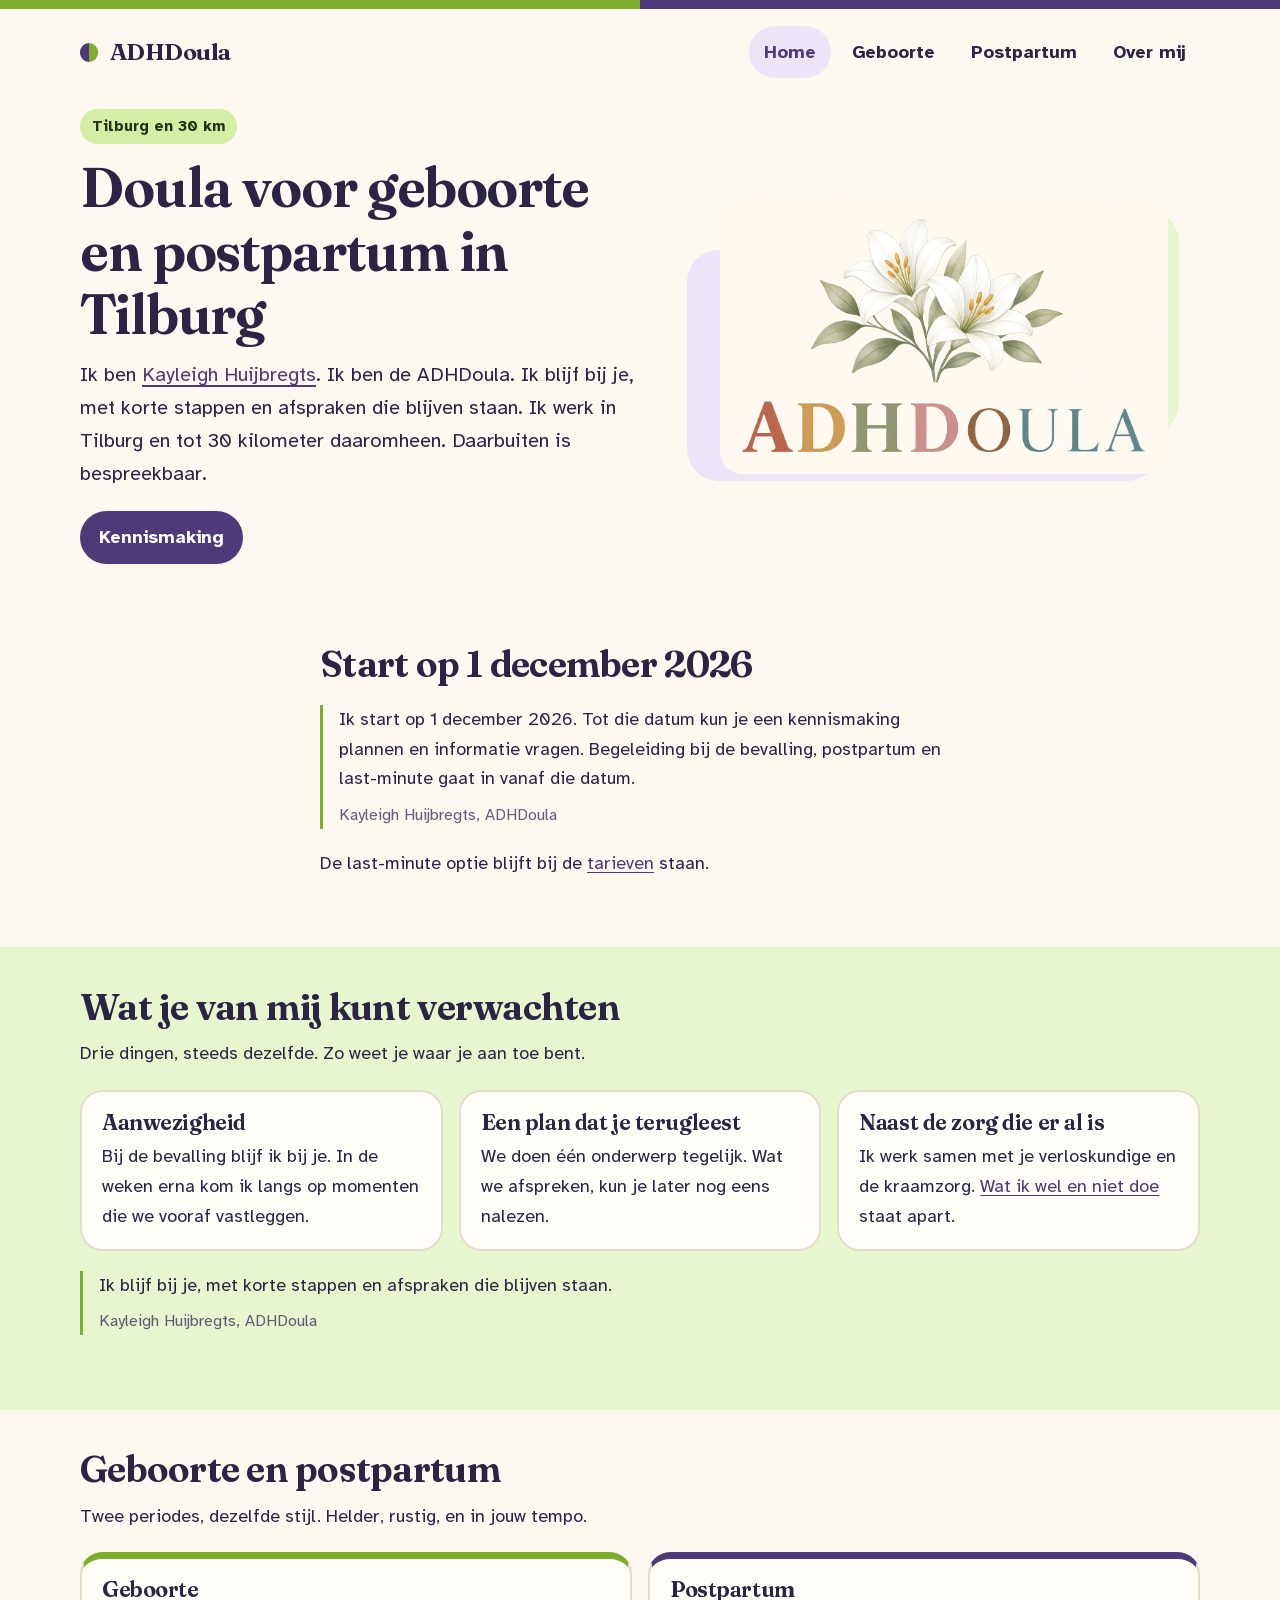
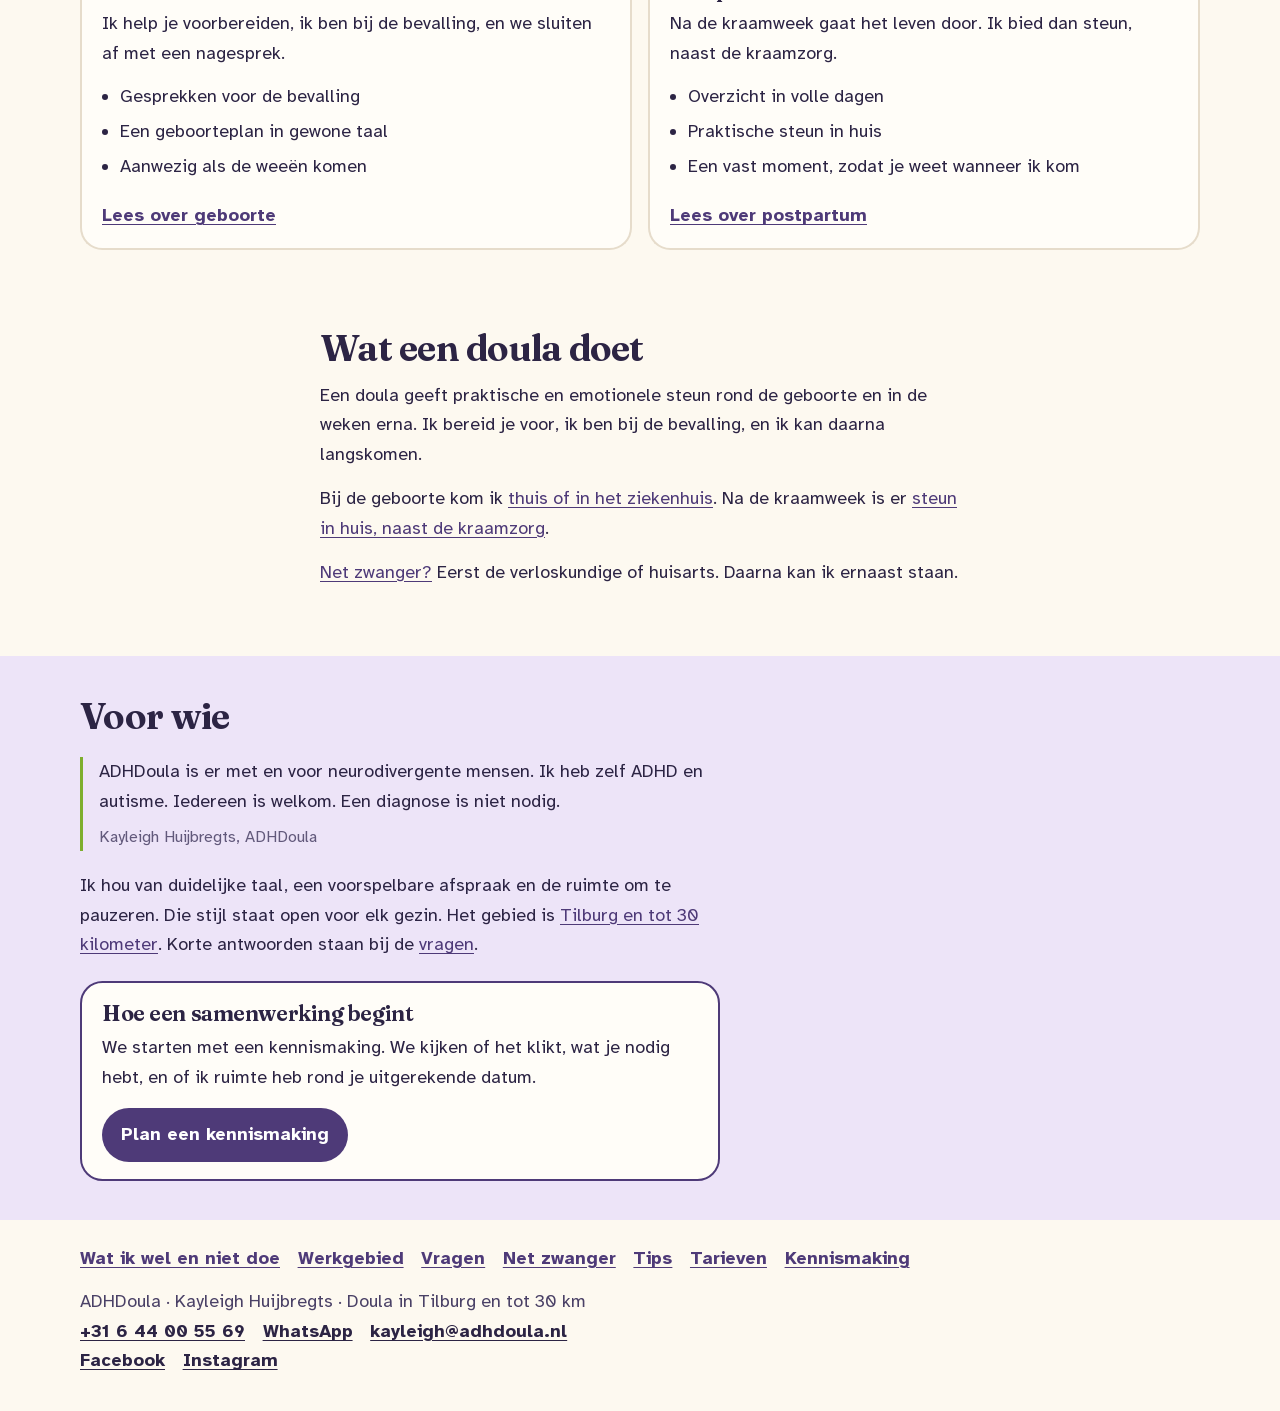
<file: index.html>
<!DOCTYPE html>
<html lang="nl">
<head>
  <meta charset="utf-8">
  <meta name="viewport" content="width=device-width, initial-scale=1">
  <title>Doula in Tilburg voor geboorte en postpartum | ADHDoula</title>
  <meta name="description" content="Kayleigh Huijbregts is doula voor geboorte en postpartum in Tilburg en tot 30 kilometer. Daarbuiten is bespreekbaar. Iedereen is welkom.">
  <link rel="icon" href="assets/logo.png" type="image/png">
  <link rel="stylesheet" href="css/styles.css">
  <link rel="canonical" href="https://www.adhdoula.nl/">
  <link rel="alternate" type="text/markdown" href="https://www.adhdoula.nl/index.md" title="Markdown">
  <meta property="og:title" content="Doula in Tilburg voor geboorte en postpartum | ADHDoula">
  <meta property="og:description" content="Kayleigh Huijbregts is doula voor geboorte en postpartum in Tilburg en tot 30 kilometer. Daarbuiten is bespreekbaar. Iedereen is welkom.">
  <meta property="og:url" content="https://www.adhdoula.nl/">
  <meta property="og:type" content="website">
  <meta property="og:locale" content="nl_NL">
  <meta property="og:site_name" content="ADHDoula">
  <meta property="og:image" content="https://www.adhdoula.nl/assets/logo.png">
  <meta property="og:image:width" content="1223">
  <meta property="og:image:height" content="748">
  <meta name="twitter:card" content="summary_large_image">
  <meta name="twitter:title" content="Doula in Tilburg voor geboorte en postpartum | ADHDoula">
  <meta name="twitter:description" content="Kayleigh Huijbregts is doula voor geboorte en postpartum in Tilburg en tot 30 kilometer. Daarbuiten is bespreekbaar. Iedereen is welkom.">
  <meta name="twitter:image" content="https://www.adhdoula.nl/assets/logo.png">
  <script type="application/ld+json">
  {
    "@context": "https://schema.org",
    "@graph": [
      {
        "@type": "ProfessionalService",
        "@id": "https://www.adhdoula.nl/#practice",
        "name": "ADHDoula",
        "description": "Doula voor geboorte en postpartum in Tilburg en tot 30 kilometer daaromheen.",
        "url": "https://www.adhdoula.nl/",
        "image": "https://www.adhdoula.nl/assets/logo.png",
        "telephone": "+31644005569",
        "email": "kayleigh@adhdoula.nl",
        "priceRange": "€60-€2350",
        "areaServed": [
          { "@type": "City", "name": "Tilburg", "containedInPlace": { "@type": "Country", "name": "Nederland" } },
          {
            "@type": "GeoCircle",
            "geoMidpoint": { "@type": "GeoCoordinates", "latitude": 51.555, "longitude": 5.091 },
            "geoRadius": 30000
          }
        ],
        "founder": { "@id": "https://www.adhdoula.nl/over-mij.html#kayleigh" },
        "sameAs": [
          "https://www.facebook.com/p/ADHDoula-61594809255128/",
          "https://www.instagram.com/adhdoula_/"
        ],
        "knowsLanguage": "nl"
      },
      {
        "@type": "Person",
        "@id": "https://www.adhdoula.nl/over-mij.html#kayleigh",
        "name": "Kayleigh Huijbregts",
        "jobTitle": "Doula",
        "url": "https://www.adhdoula.nl/over-mij.html",
        "image": "https://www.adhdoula.nl/assets/kayleigh.jpg",
        "sameAs": [
          "https://www.facebook.com/p/ADHDoula-61594809255128/",
          "https://www.instagram.com/adhdoula_/"
        ],
        "worksFor": { "@id": "https://www.adhdoula.nl/#practice" }
      },
      {
        "@type": "WebSite",
        "@id": "https://www.adhdoula.nl/#website",
        "name": "ADHDoula",
        "url": "https://www.adhdoula.nl/",
        "inLanguage": "nl",
        "publisher": { "@id": "https://www.adhdoula.nl/#practice" }
      }
    ]
  }
  </script>
</head>
<body>
  <a class="skip" href="#inhoud">Ga naar de inhoud</a>
  <header class="site-header wrap">
    <a class="brand" href="index.html">
      <span class="brand-dot" aria-hidden="true"></span>
      ADHDoula
    </a>
    <nav class="nav" aria-label="Hoofdmenu">
      <a href="index.html" aria-current="page">Home</a>
      <a href="geboorte.html">Geboorte</a>
      <a href="postpartum.html">Postpartum</a>
      <a href="over-mij.html">Over mij</a>
    </nav>
  </header>

  <main id="inhoud">
    <section class="hero wrap">
      <div>
        <p class="kicker">Tilburg en 30 km</p>
        <h1>Doula voor geboorte en postpartum in Tilburg</h1>
        <p class="lede">Ik ben <a href="over-mij.html">Kayleigh Huijbregts</a>. Ik ben de ADHDoula. Ik blijf bij je, met korte stappen en afspraken die blijven staan. Ik werk in Tilburg en tot 30 kilometer daaromheen. Daarbuiten is bespreekbaar.</p>
        <a class="button" href="kennismaking.html">Kennismaking</a>
      </div>
      <div class="portrait">
        <img src="assets/logo.png" width="1223" height="748" alt="Logo van ADHDoula: twee witte lelies boven de naam.">
      </div>
    </section>

    <section class="band" aria-labelledby="start">
      <div class="wrap prose">
        <h2 id="start">Start op 1 december 2026</h2>
        <blockquote class="cite-block">
          <p>Ik start op 1 december 2026. Tot die datum kun je een kennismaking plannen en informatie vragen. Begeleiding bij de bevalling, postpartum en last-minute gaat in vanaf die datum.</p>
          <footer><cite>Kayleigh Huijbregts, ADHDoula</cite></footer>
        </blockquote>
        <p>De last-minute optie blijft bij de <a href="tarieven.html">tarieven</a> staan.</p>
      </div>
    </section>

    <section class="band band-apple" aria-labelledby="verwachten">
      <div class="wrap">
        <div class="section-intro">
          <h2 id="verwachten">Wat je van mij kunt verwachten</h2>
          <p>Drie dingen, steeds dezelfde. Zo weet je waar je aan toe bent.</p>
        </div>
        <div class="cards">
          <article class="card">
            <h3>Aanwezigheid</h3>
            <p>Bij de bevalling blijf ik bij je. In de weken erna kom ik langs op momenten die we vooraf vastleggen.</p>
          </article>
          <article class="card">
            <h3>Een plan dat je terugleest</h3>
            <p>We doen één onderwerp tegelijk. Wat we afspreken, kun je later nog eens nalezen.</p>
          </article>
          <article class="card">
            <h3>Naast de zorg die er al is</h3>
            <p>Ik werk samen met je verloskundige en de kraamzorg. <a href="wel-en-niet.html">Wat ik wel en niet doe</a> staat apart.</p>
          </article>
        </div>
        <div class="prose">
          <blockquote class="cite-block">
            <p>Ik blijf bij je, met korte stappen en afspraken die blijven staan.</p>
            <footer><cite>Kayleigh Huijbregts, ADHDoula</cite></footer>
          </blockquote>
        </div>
      </div>
    </section>

    <section class="band" aria-labelledby="diensten">
      <div class="wrap">
        <div class="section-intro">
          <h2 id="diensten">Geboorte en postpartum</h2>
          <p>Twee periodes, dezelfde stijl. Helder, rustig, en in jouw tempo.</p>
        </div>
        <div class="services">
          <article class="service">
            <h3>Geboorte</h3>
            <p>Ik help je voorbereiden, ik ben bij de bevalling, en we sluiten af met een nagesprek.</p>
            <ul>
              <li>Gesprekken voor de bevalling</li>
              <li>Een geboorteplan in gewone taal</li>
              <li>Aanwezig als de weeën komen</li>
            </ul>
            <a class="more" href="geboorte.html">Lees over geboorte</a>
          </article>
          <article class="service service-postpartum">
            <h3>Postpartum</h3>
            <p>Na de kraamweek gaat het leven door. Ik bied dan steun, naast de kraamzorg.</p>
            <ul>
              <li>Overzicht in volle dagen</li>
              <li>Praktische steun in huis</li>
              <li>Een vast moment, zodat je weet wanneer ik kom</li>
            </ul>
            <a class="more" href="postpartum.html">Lees over postpartum</a>
          </article>
        </div>
      </div>
    </section>

    <section class="band" aria-labelledby="wat-is">
      <div class="wrap prose">
        <h2 id="wat-is">Wat een doula doet</h2>
        <p>Een doula geeft praktische en emotionele steun rond de geboorte en in de weken erna. Ik bereid je voor, ik ben bij de bevalling, en ik kan daarna langskomen.</p>
        <p>Bij de geboorte kom ik <a href="geboorte.html">thuis of in het ziekenhuis</a>. Na de kraamweek is er <a href="postpartum.html">steun in huis, naast de kraamzorg</a>.</p>
        <p><a href="net-zwanger.html">Net zwanger?</a> Eerst de verloskundige of huisarts. Daarna kan ik ernaast staan.</p>
      </div>
    </section>

    <section class="band band-purple" aria-labelledby="voor-wie">
      <div class="wrap">
        <div class="section-intro">
          <h2 id="voor-wie">Voor wie</h2>
          <blockquote class="cite-block">
            <p>ADHDoula is er met en voor neurodivergente mensen. Ik heb zelf ADHD en autisme. Iedereen is welkom. Een diagnose is niet nodig.</p>
            <footer><cite>Kayleigh Huijbregts, ADHDoula</cite></footer>
          </blockquote>
          <p>Ik hou van duidelijke taal, een voorspelbare afspraak en de ruimte om te pauzeren. Die stijl staat open voor elk gezin. Het gebied is <a href="werkgebied.html">Tilburg en tot 30 kilometer</a>. Korte antwoorden staan bij de <a href="vragen.html">vragen</a>.</p>
        </div>
        <div class="note">
          <h3>Hoe een samenwerking begint</h3>
          <p>We starten met een kennismaking. We kijken of het klikt, wat je nodig hebt, en of ik ruimte heb rond je uitgerekende datum.</p>
          <p><a class="button" href="kennismaking.html">Plan een kennismaking</a></p>
        </div>
      </div>
    </section>
  </main>

  <footer class="site-footer wrap">
    <nav class="footer-nav" aria-label="Meer over ADHDoula">
      <a href="wel-en-niet.html">Wat ik wel en niet doe</a>
      <a href="werkgebied.html">Werkgebied</a>
      <a href="vragen.html">Vragen</a>
      <a href="net-zwanger.html">Net zwanger</a>
      <a href="tips.html">Tips</a>
      <a href="tarieven.html">Tarieven</a>
      <a href="kennismaking.html">Kennismaking</a>
    </nav>
    <p>ADHDoula · Kayleigh Huijbregts · Doula in Tilburg en tot 30 km</p>
    <p class="footer-contact"><a href="tel:+31644005569">+31 6 44 00 55 69</a><a href="https://wa.me/31644005569">WhatsApp</a><a href="mailto:kayleigh@adhdoula.nl">kayleigh@adhdoula.nl</a></p>
    <p class="footer-contact"><a rel="me" href="https://www.facebook.com/p/ADHDoula-61594809255128/">Facebook</a><a rel="me" href="https://www.instagram.com/adhdoula_/">Instagram</a></p>
  </footer>
</body>
</html>
</file>
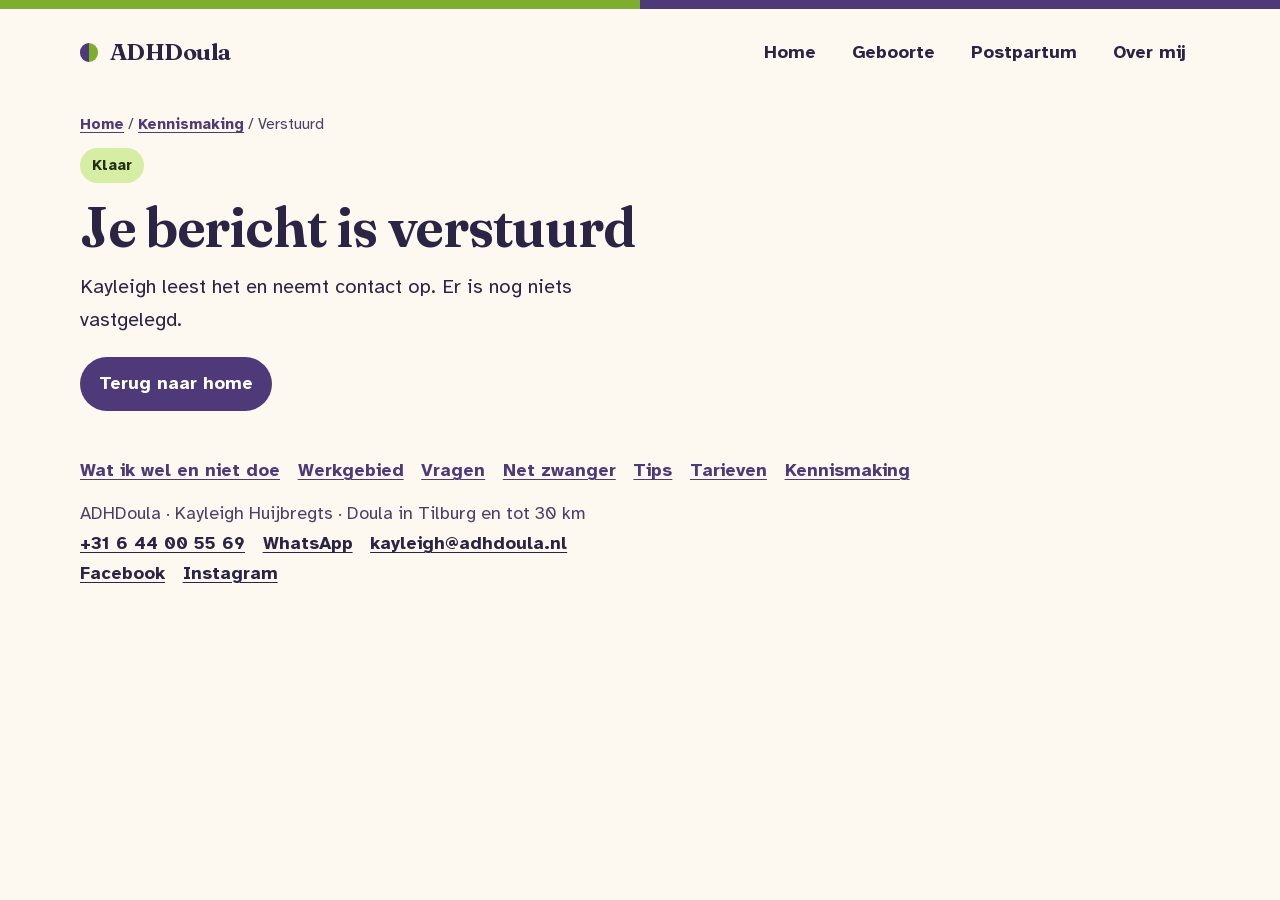
<file: bericht-verstuurd.html>
<!DOCTYPE html>
<html lang="nl">
<head>
  <meta charset="utf-8">
  <meta name="viewport" content="width=device-width, initial-scale=1">
  <title>Je bericht is verstuurd | ADHDoula</title>
  <meta name="description" content="Kayleigh leest je bericht en neemt contact op. Er is nog niets vastgelegd.">
  <meta name="robots" content="noindex">
  <link rel="icon" href="assets/logo.png" type="image/png">
  <link rel="stylesheet" href="css/styles.css">
  <link rel="canonical" href="https://www.adhdoula.nl/bericht-verstuurd.html">
  <link rel="alternate" type="text/markdown" href="https://www.adhdoula.nl/bericht-verstuurd.md" title="Markdown">
  <meta property="og:title" content="Je bericht is verstuurd | ADHDoula">
  <meta property="og:description" content="Kayleigh leest je bericht en neemt contact op. Er is nog niets vastgelegd.">
  <meta property="og:url" content="https://www.adhdoula.nl/bericht-verstuurd.html">
  <meta property="og:type" content="website">
  <meta property="og:locale" content="nl_NL">
  <meta property="og:site_name" content="ADHDoula">
  <meta property="og:image" content="https://www.adhdoula.nl/assets/logo.png">
  <meta property="og:image:width" content="1223">
  <meta property="og:image:height" content="748">
  <meta name="twitter:card" content="summary_large_image">
  <meta name="twitter:title" content="Je bericht is verstuurd | ADHDoula">
  <meta name="twitter:description" content="Kayleigh leest je bericht en neemt contact op. Er is nog niets vastgelegd.">
  <meta name="twitter:image" content="https://www.adhdoula.nl/assets/logo.png">
  <script type="application/ld+json">
  {
    "@context": "https://schema.org",
    "@type": "BreadcrumbList",
    "itemListElement": [
      { "@type": "ListItem", "position": 1, "name": "Home", "item": "https://www.adhdoula.nl/" },
      { "@type": "ListItem", "position": 2, "name": "Kennismaking", "item": "https://www.adhdoula.nl/kennismaking.html" },
      { "@type": "ListItem", "position": 3, "name": "Verstuurd", "item": "https://www.adhdoula.nl/bericht-verstuurd.html" }
    ]
  }
  </script>
</head>
<body>
  <a class="skip" href="#inhoud">Ga naar de inhoud</a>
  <header class="site-header wrap">
    <a class="brand" href="index.html">
      <span class="brand-dot" aria-hidden="true"></span>
      ADHDoula
    </a>
    <nav class="nav" aria-label="Hoofdmenu">
      <a href="index.html">Home</a>
      <a href="geboorte.html">Geboorte</a>
      <a href="postpartum.html">Postpartum</a>
      <a href="over-mij.html">Over mij</a>
    </nav>
  </header>

  <main id="inhoud">
    <section class="page-intro wrap">
      <p class="crumbs"><a href="index.html">Home</a> <span aria-hidden="true">/</span> <a href="kennismaking.html">Kennismaking</a> <span aria-hidden="true">/</span> Verstuurd</p>
      <p class="kicker">Klaar</p>
      <h1>Je bericht is verstuurd</h1>
      <p class="lede">Kayleigh leest het en neemt contact op. Er is nog niets vastgelegd.</p>
      <p><a class="button" href="index.html">Terug naar home</a></p>
    </section>
  </main>

  <footer class="site-footer wrap">
    <nav class="footer-nav" aria-label="Meer over ADHDoula">
      <a href="wel-en-niet.html">Wat ik wel en niet doe</a>
      <a href="werkgebied.html">Werkgebied</a>
      <a href="vragen.html">Vragen</a>
      <a href="net-zwanger.html">Net zwanger</a>
      <a href="tips.html">Tips</a>
      <a href="tarieven.html">Tarieven</a>
      <a href="kennismaking.html">Kennismaking</a>
    </nav>
    <p>ADHDoula · Kayleigh Huijbregts · Doula in Tilburg en tot 30 km</p>
    <p class="footer-contact"><a href="tel:+31644005569">+31 6 44 00 55 69</a><a href="https://wa.me/31644005569">WhatsApp</a><a href="mailto:kayleigh@adhdoula.nl">kayleigh@adhdoula.nl</a></p>
    <p class="footer-contact"><a rel="me" href="https://www.facebook.com/p/ADHDoula-61594809255128/">Facebook</a><a rel="me" href="https://www.instagram.com/adhdoula_/">Instagram</a></p>
  </footer>
</body>
</html>
</file>
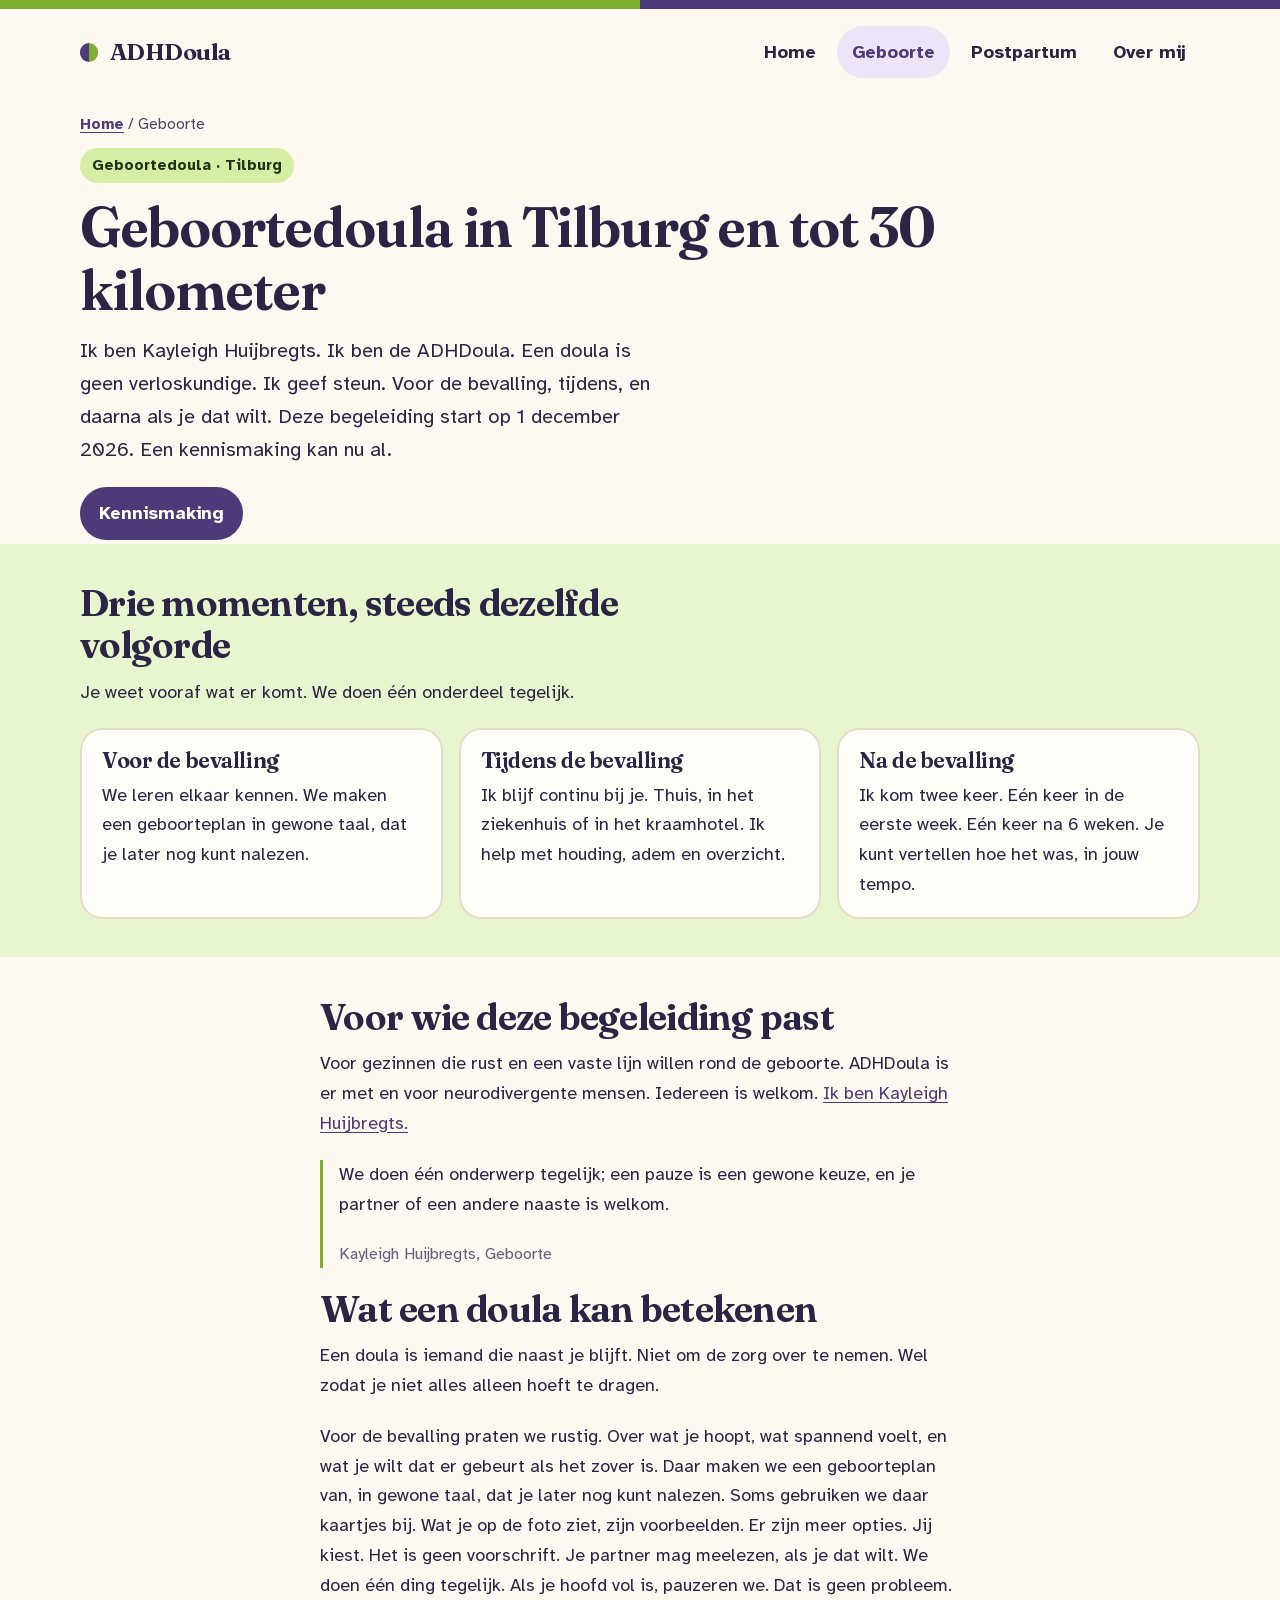
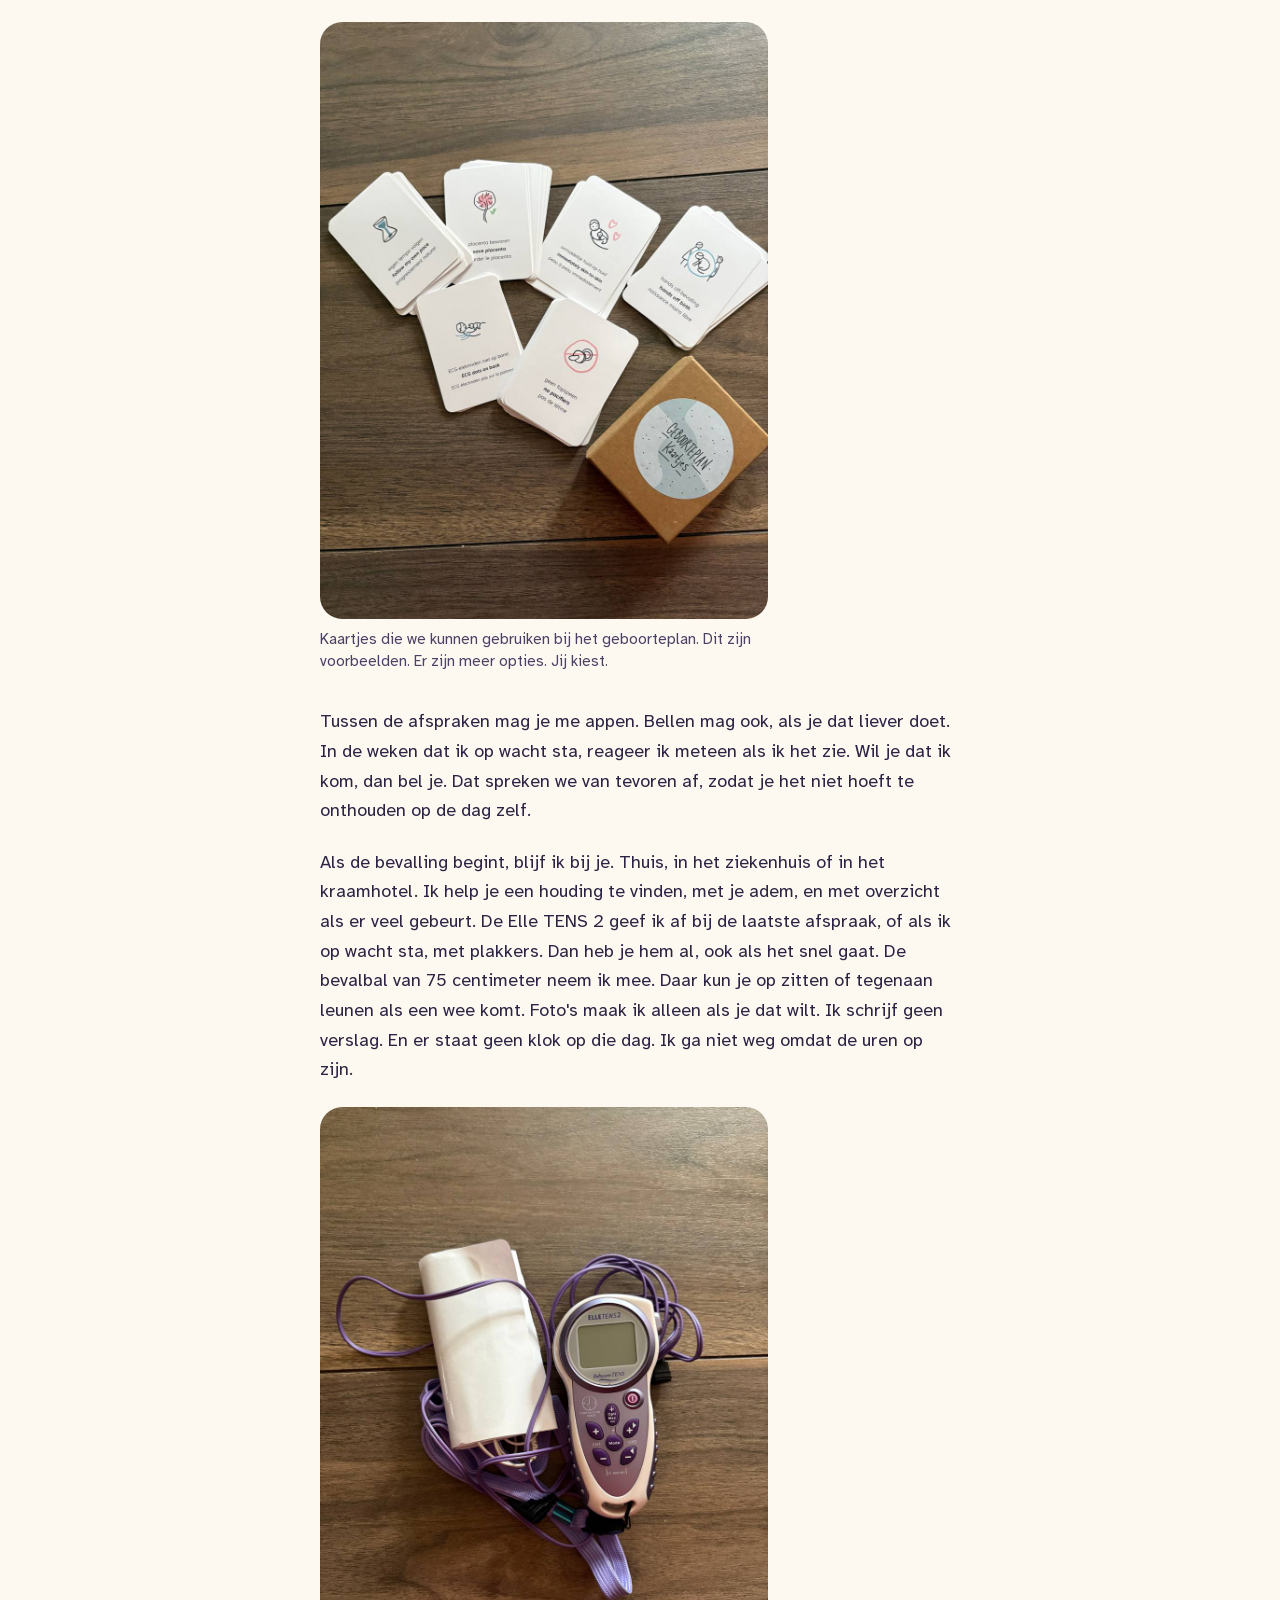
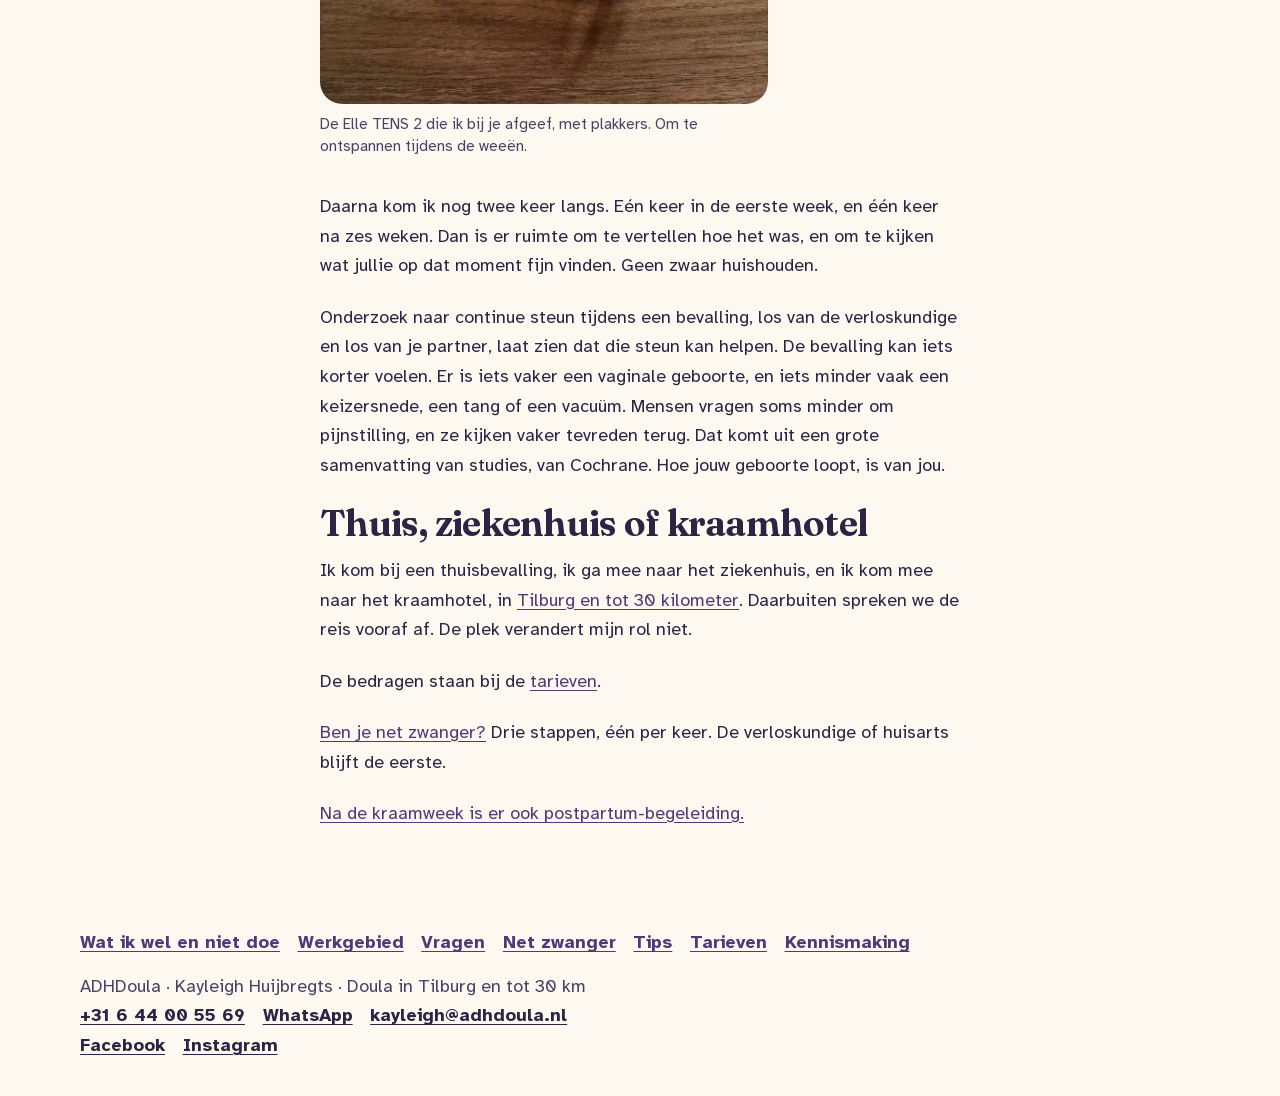
<file: geboorte.html>
<!DOCTYPE html>
<html lang="nl">
<head>
  <meta charset="utf-8">
  <meta name="viewport" content="width=device-width, initial-scale=1">
  <title>Geboortedoula in Tilburg | ADHDoula</title>
  <meta name="description" content="Kayleigh Huijbregts begeleidt als geboortedoula in Tilburg en tot 30 kilometer: voorbereiding, aanwezigheid bij de bevalling en een nagesprek.">
  <link rel="icon" href="assets/logo.png" type="image/png">
  <link rel="stylesheet" href="css/styles.css">
  <link rel="canonical" href="https://www.adhdoula.nl/geboorte.html">
  <link rel="alternate" type="text/markdown" href="https://www.adhdoula.nl/geboorte.md" title="Markdown">
  <meta property="og:title" content="Geboortedoula in Tilburg | ADHDoula">
  <meta property="og:description" content="Kayleigh Huijbregts begeleidt als geboortedoula in Tilburg en tot 30 kilometer: voorbereiding, aanwezigheid bij de bevalling en een nagesprek.">
  <meta property="og:url" content="https://www.adhdoula.nl/geboorte.html">
  <meta property="og:type" content="website">
  <meta property="og:locale" content="nl_NL">
  <meta property="og:site_name" content="ADHDoula">
  <meta property="og:image" content="https://www.adhdoula.nl/assets/logo.png">
  <meta property="og:image:width" content="1223">
  <meta property="og:image:height" content="748">
  <meta name="twitter:card" content="summary_large_image">
  <meta name="twitter:title" content="Geboortedoula in Tilburg | ADHDoula">
  <meta name="twitter:description" content="Kayleigh Huijbregts begeleidt als geboortedoula in Tilburg en tot 30 kilometer: voorbereiding, aanwezigheid bij de bevalling en een nagesprek.">
  <meta name="twitter:image" content="https://www.adhdoula.nl/assets/logo.png">
  <script type="application/ld+json">
  {
    "@context": "https://schema.org",
    "@graph": [
      {
        "@type": "BreadcrumbList",
        "itemListElement": [
          { "@type": "ListItem", "position": 1, "name": "Home", "item": "https://www.adhdoula.nl/" },
          { "@type": "ListItem", "position": 2, "name": "Geboorte", "item": "https://www.adhdoula.nl/geboorte.html" }
        ]
      },
      {
        "@type": "Service",
        "@id": "https://www.adhdoula.nl/geboorte.html#service",
        "name": "Geboortedoula",
        "serviceType": "Geboortebegeleiding",
        "description": "Voorbereiding, aanwezigheid bij de bevalling en een nagesprek in Tilburg en tot 30 kilometer.",
        "areaServed": {
          "@type": "GeoCircle",
          "geoMidpoint": { "@type": "GeoCoordinates", "latitude": 51.555, "longitude": 5.091 },
          "geoRadius": 30000
        },
        "url": "https://www.adhdoula.nl/geboorte.html",
        "provider": { "@id": "https://www.adhdoula.nl/#practice" }
      }
    ]
  }
  </script>
</head>
<body class="page-geboorte">
  <a class="skip" href="#inhoud">Ga naar de inhoud</a>
  <header class="site-header wrap">
    <a class="brand" href="index.html">
      <span class="brand-dot" aria-hidden="true"></span>
      ADHDoula
    </a>
    <nav class="nav" aria-label="Hoofdmenu">
      <a href="index.html">Home</a>
      <a href="geboorte.html" aria-current="page">Geboorte</a>
      <a href="postpartum.html">Postpartum</a>
      <a href="over-mij.html">Over mij</a>
    </nav>
  </header>

  <main id="inhoud">
    <section class="page-intro wrap">
      <p class="crumbs"><a href="index.html">Home</a> <span aria-hidden="true">/</span> Geboorte</p>
      <p class="kicker">Geboortedoula · Tilburg</p>
      <h1>Geboortedoula in Tilburg en tot 30 kilometer</h1>
      <p class="lede">Ik ben Kayleigh Huijbregts. Ik ben de ADHDoula. Een doula is geen verloskundige. Ik geef steun. Voor de bevalling, tijdens, en daarna als je dat wilt. Deze begeleiding start op 1 december 2026. Een kennismaking kan nu al.</p>
      <a class="button" href="kennismaking.html">Kennismaking</a>
    </section>

    <section class="band band-apple">
      <div class="wrap">
        <div class="section-intro">
          <h2>Drie momenten, steeds dezelfde volgorde</h2>
          <p>Je weet vooraf wat er komt. We doen één onderdeel tegelijk.</p>
        </div>
        <div class="cards">
          <article class="card">
            <h3>Voor de bevalling</h3>
            <p>We leren elkaar kennen. We maken een geboorteplan in gewone taal, dat je later nog kunt nalezen.</p>
          </article>
          <article class="card">
            <h3>Tijdens de bevalling</h3>
            <p>Ik blijf continu bij je. Thuis, in het ziekenhuis of in het kraamhotel. Ik help met houding, adem en overzicht.</p>
          </article>
          <article class="card">
            <h3>Na de bevalling</h3>
            <p>Ik kom twee keer. Eén keer in de eerste week. Eén keer na 6 weken. Je kunt vertellen hoe het was, in jouw tempo.</p>
          </article>
        </div>
      </div>
    </section>

    <section class="band">
      <div class="wrap prose">
        <h2>Voor wie deze begeleiding past</h2>
        <p>Voor gezinnen die rust en een vaste lijn willen rond de geboorte. ADHDoula is er met en voor neurodivergente mensen. Iedereen is welkom. <a href="over-mij.html">Ik ben Kayleigh Huijbregts.</a></p>
        <blockquote class="cite-block">
          <p>We doen één onderwerp tegelijk; een pauze is een gewone keuze, en je partner of een andere naaste is welkom.</p>
          <footer><cite>Kayleigh Huijbregts, Geboorte</cite></footer>
        </blockquote>
        <h2>Wat een doula kan betekenen</h2>
        <p>Een doula is iemand die naast je blijft. Niet om de zorg over te nemen. Wel zodat je niet alles alleen hoeft te dragen.</p>
        <p>Voor de bevalling praten we rustig. Over wat je hoopt, wat spannend voelt, en wat je wilt dat er gebeurt als het zover is. Daar maken we een geboorteplan van, in gewone taal, dat je later nog kunt nalezen. Soms gebruiken we daar kaartjes bij. Wat je op de foto ziet, zijn voorbeelden. Er zijn meer opties. Jij kiest. Het is geen voorschrift. Je partner mag meelezen, als je dat wilt. We doen één ding tegelijk. Als je hoofd vol is, pauzeren we. Dat is geen probleem.</p>
        <figure class="page-photo">
          <img src="assets/geboorteplan-kaartjes.jpg" width="960" height="1280" alt="Witte kaartjes voor een geboorteplan, uitgespreid op een houten tafel, naast een kartonnen doosje.">
          <figcaption>Kaartjes die we kunnen gebruiken bij het geboorteplan. Dit zijn voorbeelden. Er zijn meer opties. Jij kiest.</figcaption>
        </figure>
        <p>Tussen de afspraken mag je me appen. Bellen mag ook, als je dat liever doet. In de weken dat ik op wacht sta, reageer ik meteen als ik het zie. Wil je dat ik kom, dan bel je. Dat spreken we van tevoren af, zodat je het niet hoeft te onthouden op de dag zelf.</p>
        <p>Als de bevalling begint, blijf ik bij je. Thuis, in het ziekenhuis of in het kraamhotel. Ik help je een houding te vinden, met je adem, en met overzicht als er veel gebeurt. De Elle TENS 2 geef ik af bij de laatste afspraak, of als ik op wacht sta, met plakkers. Dan heb je hem al, ook als het snel gaat. De bevalbal van 75 centimeter neem ik mee. Daar kun je op zitten of tegenaan leunen als een wee komt. Foto's maak ik alleen als je dat wilt. Ik schrijf geen verslag. En er staat geen klok op die dag. Ik ga niet weg omdat de uren op zijn.</p>
        <figure class="page-photo">
          <img src="assets/elle-tens.jpg" width="960" height="1280" alt="Een Elle TENS 2 met paarse draad en een dicht zakje plakkers, op een houten tafel.">
          <figcaption>De Elle TENS 2 die ik bij je afgeef, met plakkers. Om te ontspannen tijdens de weeën.</figcaption>
        </figure>
        <p>Daarna kom ik nog twee keer langs. Eén keer in de eerste week, en één keer na zes weken. Dan is er ruimte om te vertellen hoe het was, en om te kijken wat jullie op dat moment fijn vinden. Geen zwaar huishouden.</p>
        <p>Onderzoek naar continue steun tijdens een bevalling, los van de verloskundige en los van je partner, laat zien dat die steun kan helpen. De bevalling kan iets korter voelen. Er is iets vaker een vaginale geboorte, en iets minder vaak een keizersnede, een tang of een vacuüm. Mensen vragen soms minder om pijnstilling, en ze kijken vaker tevreden terug. Dat komt uit een grote samenvatting van studies, van Cochrane. Hoe jouw geboorte loopt, is van jou.</p>
        <h2>Thuis, ziekenhuis of kraamhotel</h2>
        <p>Ik kom bij een thuisbevalling, ik ga mee naar het ziekenhuis, en ik kom mee naar het kraamhotel, in <a href="werkgebied.html">Tilburg en tot 30 kilometer</a>. Daarbuiten spreken we de reis vooraf af. De plek verandert mijn rol niet.</p>
        <p>De bedragen staan bij de <a href="tarieven.html">tarieven</a>.</p>
        <p><a href="net-zwanger.html">Ben je net zwanger?</a> Drie stappen, één per keer. De verloskundige of huisarts blijft de eerste.</p>
        <p><a href="postpartum.html">Na de kraamweek is er ook postpartum-begeleiding.</a></p>
      </div>
    </section>
  </main>

  <footer class="site-footer wrap">
    <nav class="footer-nav" aria-label="Meer over ADHDoula">
      <a href="wel-en-niet.html">Wat ik wel en niet doe</a>
      <a href="werkgebied.html">Werkgebied</a>
      <a href="vragen.html">Vragen</a>
      <a href="net-zwanger.html">Net zwanger</a>
      <a href="tips.html">Tips</a>
      <a href="tarieven.html">Tarieven</a>
      <a href="kennismaking.html">Kennismaking</a>
    </nav>
    <p>ADHDoula · Kayleigh Huijbregts · Doula in Tilburg en tot 30 km</p>
    <p class="footer-contact"><a href="tel:+31644005569">+31 6 44 00 55 69</a><a href="https://wa.me/31644005569">WhatsApp</a><a href="mailto:kayleigh@adhdoula.nl">kayleigh@adhdoula.nl</a></p>
    <p class="footer-contact"><a rel="me" href="https://www.facebook.com/p/ADHDoula-61594809255128/">Facebook</a><a rel="me" href="https://www.instagram.com/adhdoula_/">Instagram</a></p>
  </footer>
</body>
</html>
</file>
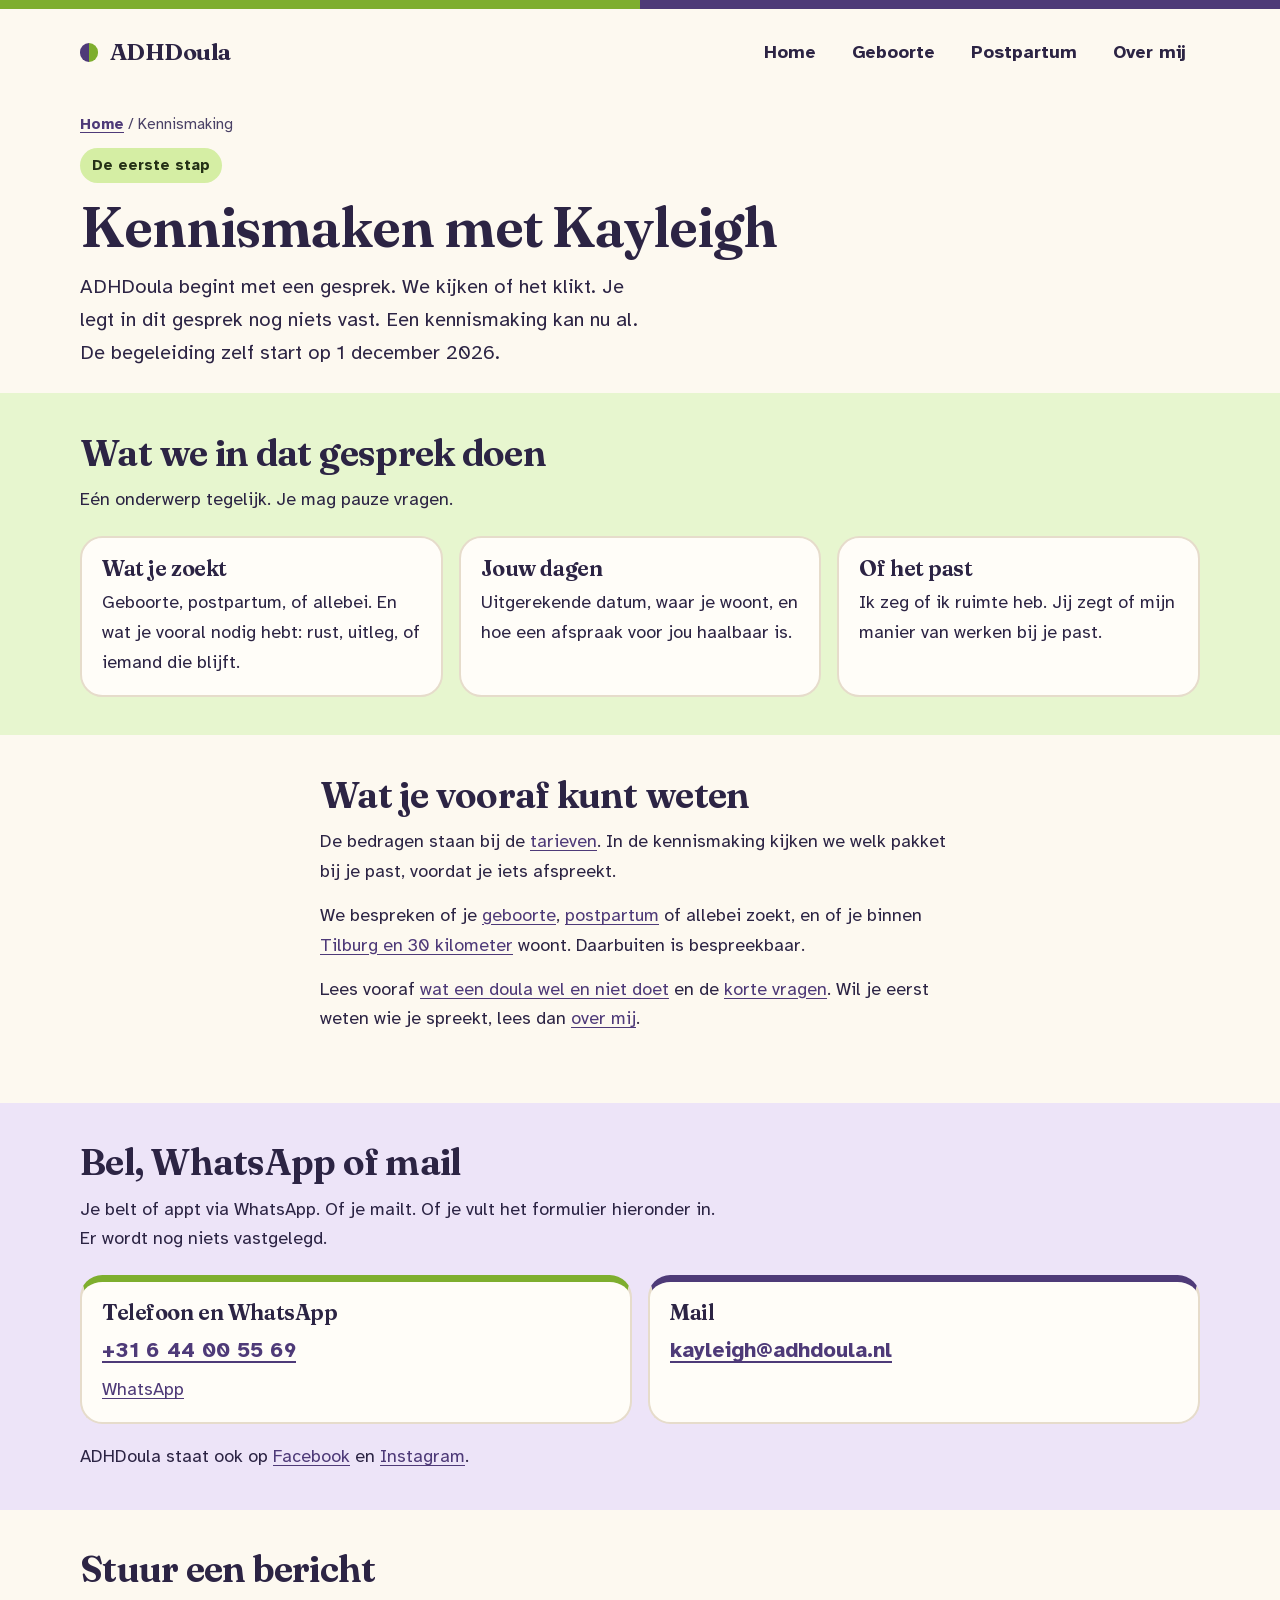
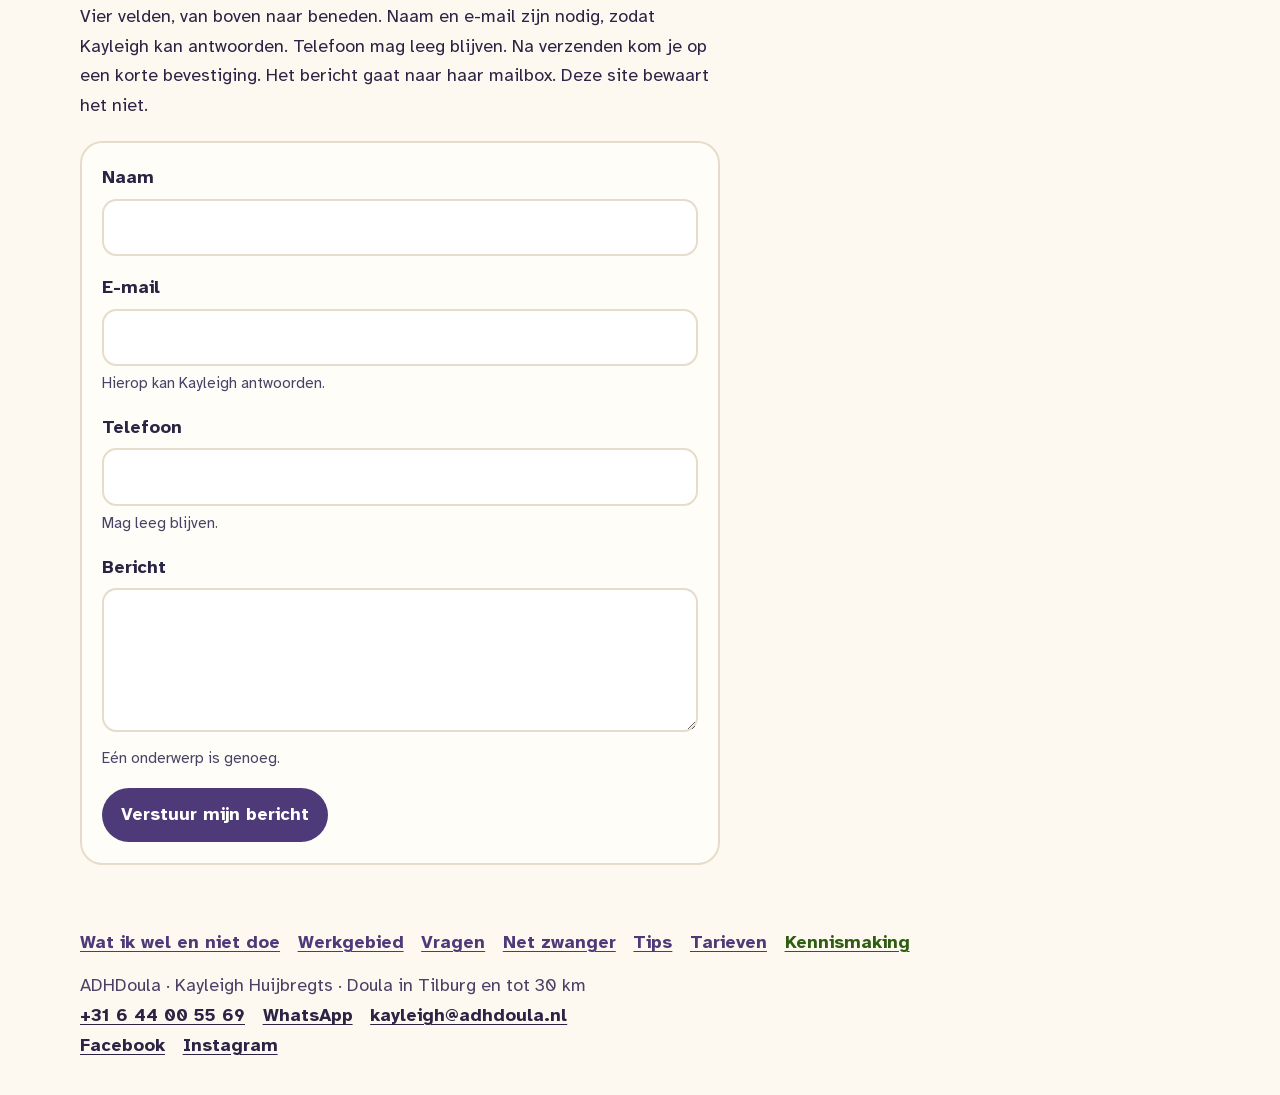
<file: kennismaking.html>
<!DOCTYPE html>
<html lang="nl">
<head>
  <meta charset="utf-8">
  <meta name="viewport" content="width=device-width, initial-scale=1">
  <title>Kennismaking met doula Kayleigh in Tilburg | ADHDoula</title>
  <meta name="description" content="Kennismaken met Kayleigh Huijbregts van ADHDoula in Tilburg. Bel of WhatsApp +31 6 44 00 55 69, of mail kayleigh@adhdoula.nl. Je legt nog niets vast.">
  <link rel="icon" href="assets/logo.png" type="image/png">
  <link rel="stylesheet" href="css/styles.css">
  <link rel="canonical" href="https://www.adhdoula.nl/kennismaking.html">
  <link rel="alternate" type="text/markdown" href="https://www.adhdoula.nl/kennismaking.md" title="Markdown">
  <meta property="og:title" content="Kennismaking met doula Kayleigh in Tilburg | ADHDoula">
  <meta property="og:description" content="Kennismaken met Kayleigh Huijbregts van ADHDoula in Tilburg. Bel of WhatsApp +31 6 44 00 55 69, of mail kayleigh@adhdoula.nl. Je legt nog niets vast.">
  <meta property="og:url" content="https://www.adhdoula.nl/kennismaking.html">
  <meta property="og:type" content="website">
  <meta property="og:locale" content="nl_NL">
  <meta property="og:site_name" content="ADHDoula">
  <meta property="og:image" content="https://www.adhdoula.nl/assets/logo.png">
  <meta property="og:image:width" content="1223">
  <meta property="og:image:height" content="748">
  <meta name="twitter:card" content="summary_large_image">
  <meta name="twitter:title" content="Kennismaking met doula Kayleigh in Tilburg | ADHDoula">
  <meta name="twitter:description" content="Kennismaken met Kayleigh Huijbregts van ADHDoula in Tilburg. Bel of WhatsApp +31 6 44 00 55 69, of mail kayleigh@adhdoula.nl. Je legt nog niets vast.">
  <meta name="twitter:image" content="https://www.adhdoula.nl/assets/logo.png">
  <script type="application/ld+json">
  {
    "@context": "https://schema.org",
    "@type": "BreadcrumbList",
    "itemListElement": [
      { "@type": "ListItem", "position": 1, "name": "Home", "item": "https://www.adhdoula.nl/" },
      { "@type": "ListItem", "position": 2, "name": "Kennismaking", "item": "https://www.adhdoula.nl/kennismaking.html" }
    ]
  }
  </script>
</head>
<body>
  <a class="skip" href="#inhoud">Ga naar de inhoud</a>
  <header class="site-header wrap">
    <a class="brand" href="index.html">
      <span class="brand-dot" aria-hidden="true"></span>
      ADHDoula
    </a>
    <nav class="nav" aria-label="Hoofdmenu">
      <a href="index.html">Home</a>
      <a href="geboorte.html">Geboorte</a>
      <a href="postpartum.html">Postpartum</a>
      <a href="over-mij.html">Over mij</a>
    </nav>
  </header>

  <main id="inhoud">
    <section class="page-intro wrap">
      <p class="crumbs"><a href="index.html">Home</a> <span aria-hidden="true">/</span> Kennismaking</p>
      <p class="kicker">De eerste stap</p>
      <h1>Kennismaken met Kayleigh</h1>
      <p class="lede">ADHDoula begint met een gesprek. We kijken of het klikt. Je legt in dit gesprek nog niets vast. Een kennismaking kan nu al. De begeleiding zelf start op 1 december 2026.</p>
    </section>

    <section class="band band-apple">
      <div class="wrap">
        <div class="section-intro">
          <h2>Wat we in dat gesprek doen</h2>
          <p>Eén onderwerp tegelijk. Je mag pauze vragen.</p>
        </div>
        <div class="cards">
          <article class="card">
            <h3>Wat je zoekt</h3>
            <p>Geboorte, postpartum, of allebei. En wat je vooral nodig hebt: rust, uitleg, of iemand die blijft.</p>
          </article>
          <article class="card">
            <h3>Jouw dagen</h3>
            <p>Uitgerekende datum, waar je woont, en hoe een afspraak voor jou haalbaar is.</p>
          </article>
          <article class="card">
            <h3>Of het past</h3>
            <p>Ik zeg of ik ruimte heb. Jij zegt of mijn manier van werken bij je past.</p>
          </article>
        </div>
      </div>
    </section>

    <section class="band">
      <div class="wrap prose">
        <h2>Wat je vooraf kunt weten</h2>
        <p>De bedragen staan bij de <a href="tarieven.html">tarieven</a>. In de kennismaking kijken we welk pakket bij je past, voordat je iets afspreekt.</p>
        <p>We bespreken of je <a href="geboorte.html">geboorte</a>, <a href="postpartum.html">postpartum</a> of allebei zoekt, en of je binnen <a href="werkgebied.html">Tilburg en 30 kilometer</a> woont. Daarbuiten is bespreekbaar.</p>
        <p>Lees vooraf <a href="wel-en-niet.html">wat een doula wel en niet doet</a> en de <a href="vragen.html">korte vragen</a>. Wil je eerst weten wie je spreekt, lees dan <a href="over-mij.html">over mij</a>.</p>
      </div>
    </section>

    <section class="band band-purple">
      <div class="wrap">
        <div class="section-intro">
          <h2>Bel, WhatsApp of mail</h2>
          <p>Je belt of appt via WhatsApp. Of je mailt. Of je vult het formulier hieronder in. Er wordt nog niets vastgelegd.</p>
        </div>
        <div class="services">
          <article class="service">
            <h3>Telefoon en WhatsApp</h3>
            <p><a class="contact-link" href="tel:+31644005569">+31 6 44 00 55 69</a></p>
            <p class="contact-note"><a href="https://wa.me/31644005569">WhatsApp</a></p>
          </article>
          <article class="service service-postpartum">
            <h3>Mail</h3>
            <p><a class="contact-link" href="mailto:kayleigh@adhdoula.nl">kayleigh@adhdoula.nl</a></p>
          </article>
        </div>
        <p class="social-line">ADHDoula staat ook op <a rel="me" href="https://www.facebook.com/p/ADHDoula-61594809255128/">Facebook</a> en <a rel="me" href="https://www.instagram.com/adhdoula_/">Instagram</a>.</p>
      </div>
    </section>

    <section class="band" aria-labelledby="bericht">
      <div class="wrap">
        <div class="section-intro">
          <h2 id="bericht">Stuur een bericht</h2>
          <p>Vier velden, van boven naar beneden. Naam en e-mail zijn nodig, zodat Kayleigh kan antwoorden. Telefoon mag leeg blijven. Na verzenden kom je op een korte bevestiging. Het bericht gaat naar haar mailbox. Deze site bewaart het niet.</p>
        </div>
        <form class="form-card" action="https://formsubmit.co/kayleigh@adhdoula.nl" method="post">
          <input type="hidden" name="_subject" value="Nieuw bericht via adhdoula.nl">
          <input type="hidden" name="_captcha" value="false">
          <input type="hidden" name="_template" value="table">
          <input type="hidden" name="_next" value="https://www.adhdoula.nl/bericht-verstuurd.html">
          <p class="form-honey"><label>Laat dit veld leeg<input type="text" name="_honey" tabindex="-1" autocomplete="off"></label></p>
          <div class="form-row">
            <label for="naam">Naam</label>
            <input id="naam" name="name" type="text" autocomplete="name" required>
          </div>
          <div class="form-row">
            <label for="email">E-mail</label>
            <input id="email" name="email" type="email" autocomplete="email" required aria-describedby="email-hint">
            <span class="hint" id="email-hint">Hierop kan Kayleigh antwoorden.</span>
          </div>
          <div class="form-row">
            <label for="telefoon">Telefoon</label>
            <input id="telefoon" name="telefoon" type="tel" autocomplete="tel" aria-describedby="telefoon-hint">
            <span class="hint" id="telefoon-hint">Mag leeg blijven.</span>
          </div>
          <div class="form-row">
            <label for="bericht">Bericht</label>
            <textarea id="bericht" name="bericht" required aria-describedby="bericht-hint"></textarea>
            <span class="hint" id="bericht-hint">Eén onderwerp is genoeg.</span>
          </div>
          <button class="button" type="submit">Verstuur mijn bericht</button>
        </form>
      </div>
    </section>
  </main>

  <footer class="site-footer wrap">
    <nav class="footer-nav" aria-label="Meer over ADHDoula">
      <a href="wel-en-niet.html">Wat ik wel en niet doe</a>
      <a href="werkgebied.html">Werkgebied</a>
      <a href="vragen.html">Vragen</a>
      <a href="net-zwanger.html">Net zwanger</a>
      <a href="tips.html">Tips</a>
      <a href="tarieven.html">Tarieven</a>
      <a href="kennismaking.html" aria-current="page">Kennismaking</a>
    </nav>
    <p>ADHDoula · Kayleigh Huijbregts · Doula in Tilburg en tot 30 km</p>
    <p class="footer-contact"><a href="tel:+31644005569">+31 6 44 00 55 69</a><a href="https://wa.me/31644005569">WhatsApp</a><a href="mailto:kayleigh@adhdoula.nl">kayleigh@adhdoula.nl</a></p>
    <p class="footer-contact"><a rel="me" href="https://www.facebook.com/p/ADHDoula-61594809255128/">Facebook</a><a rel="me" href="https://www.instagram.com/adhdoula_/">Instagram</a></p>
  </footer>
</body>
</html>
</file>
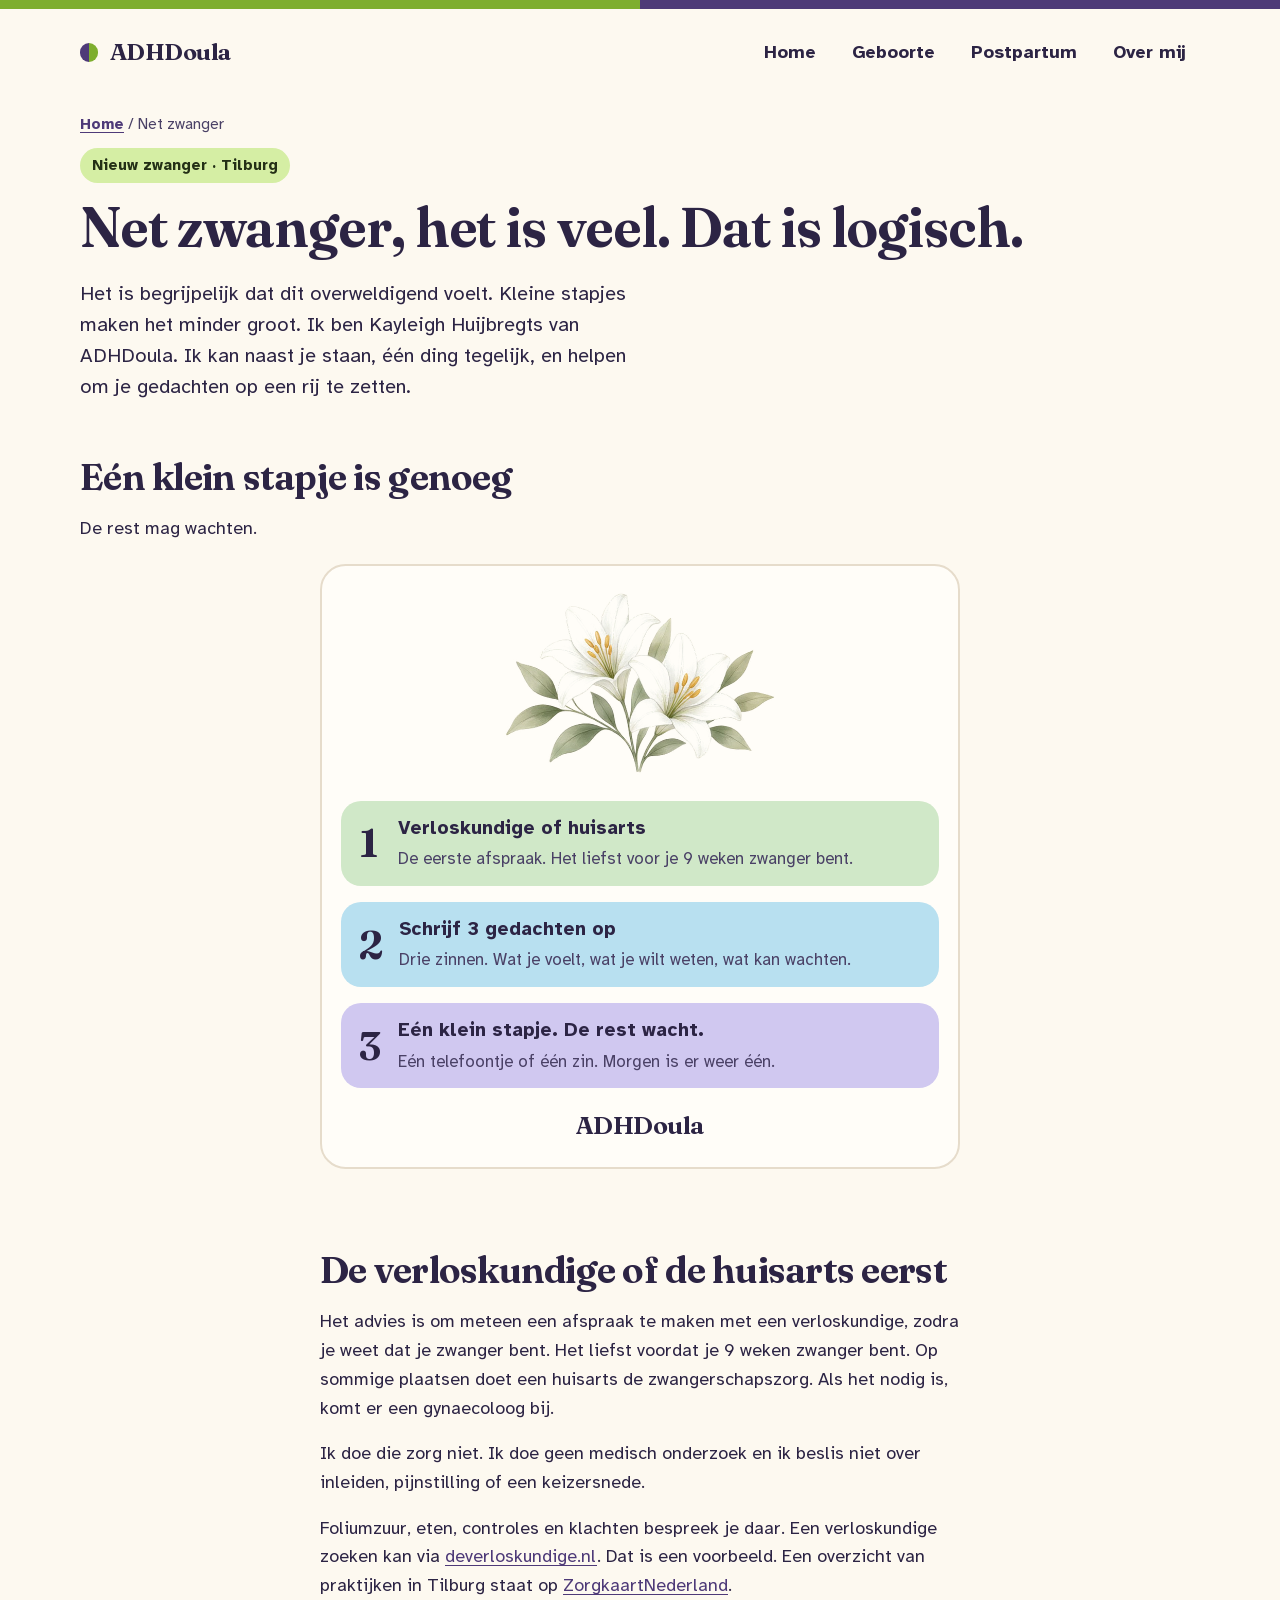
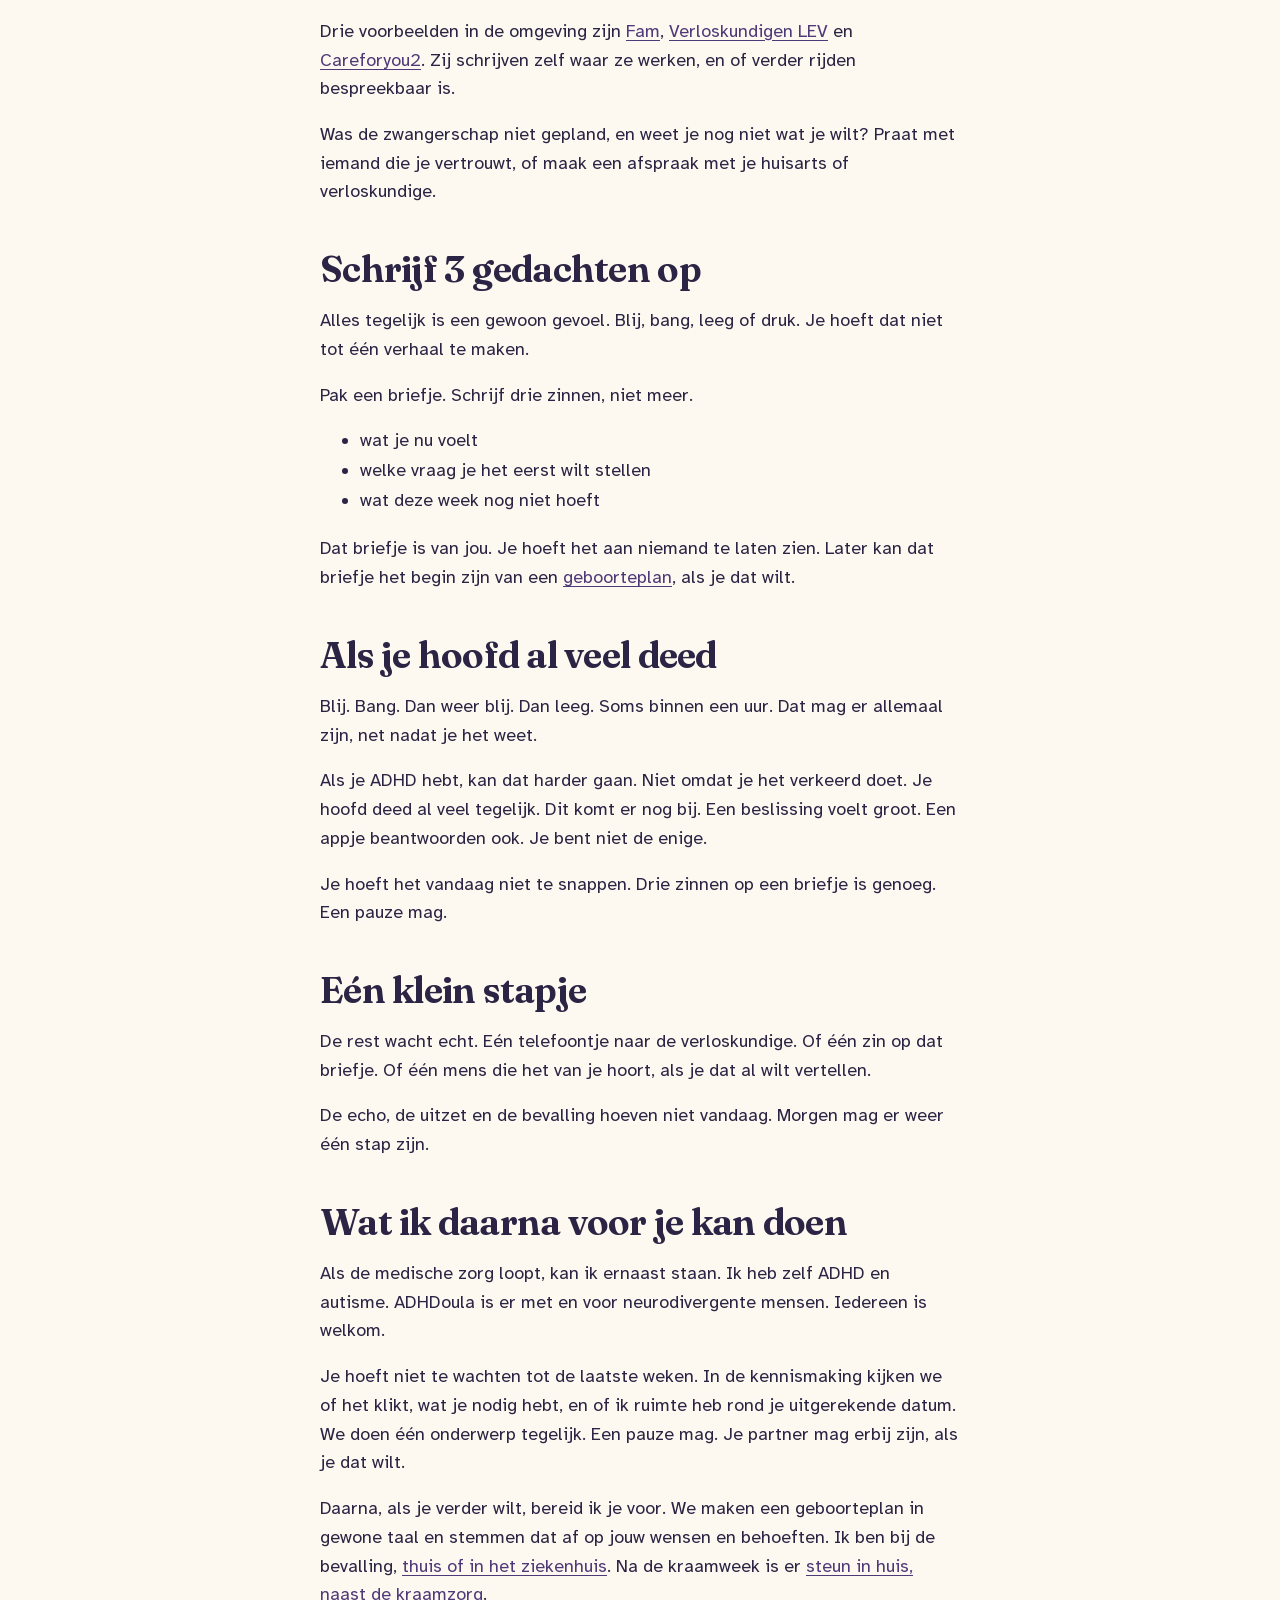
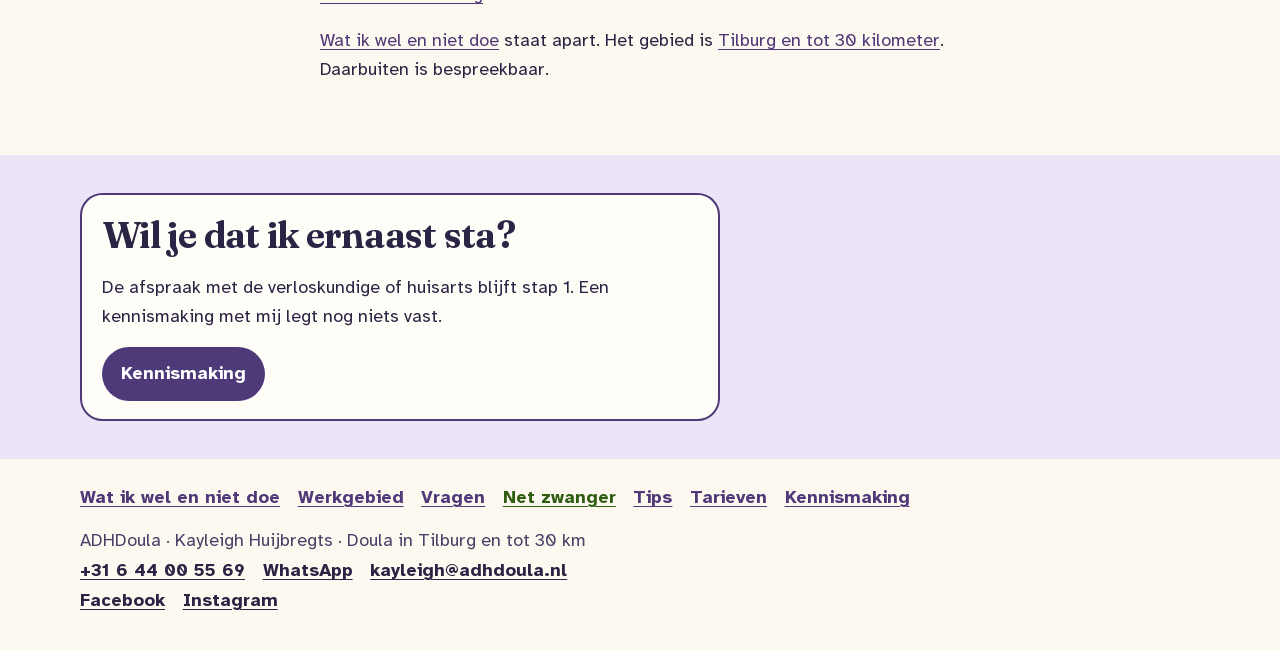
<file: net-zwanger.html>
<!DOCTYPE html>
<html lang="nl">
<head>
  <meta charset="utf-8">
  <meta name="viewport" content="width=device-width, initial-scale=1">
  <title>Net zwanger? Drie stappen | ADHDoula</title>
  <meta name="description" content="Net zwanger en alles tegelijk? Eerst de verloskundige of huisarts, dan drie gedachten op papier. ADHDoula staat ernaast, in Tilburg en tot 30 kilometer.">
  <link rel="icon" href="assets/logo.png" type="image/png">
  <link rel="stylesheet" href="css/styles.css">
  <link rel="canonical" href="https://www.adhdoula.nl/net-zwanger.html">
  <link rel="alternate" type="text/markdown" href="https://www.adhdoula.nl/net-zwanger.md" title="Markdown">
  <meta property="og:title" content="Net zwanger? Drie stappen | ADHDoula">
  <meta property="og:description" content="Net zwanger en alles tegelijk? Eerst de verloskundige of huisarts, dan drie gedachten op papier. ADHDoula staat ernaast, in Tilburg en tot 30 kilometer.">
  <meta property="og:url" content="https://www.adhdoula.nl/net-zwanger.html">
  <meta property="og:type" content="website">
  <meta property="og:locale" content="nl_NL">
  <meta property="og:site_name" content="ADHDoula">
  <meta property="og:image" content="https://www.adhdoula.nl/assets/logo.png">
  <meta property="og:image:width" content="1223">
  <meta property="og:image:height" content="748">
  <meta name="twitter:card" content="summary_large_image">
  <meta name="twitter:title" content="Net zwanger? Drie stappen | ADHDoula">
  <meta name="twitter:description" content="Net zwanger en alles tegelijk? Eerst de verloskundige of huisarts, dan drie gedachten op papier. ADHDoula staat ernaast, in Tilburg en tot 30 kilometer.">
  <meta name="twitter:image" content="https://www.adhdoula.nl/assets/logo.png">
  <script type="application/ld+json">
  {
    "@context": "https://schema.org",
    "@graph": [
      {
        "@type": "BreadcrumbList",
        "itemListElement": [
          { "@type": "ListItem", "position": 1, "name": "Home", "item": "https://www.adhdoula.nl/" },
          { "@type": "ListItem", "position": 2, "name": "Net zwanger", "item": "https://www.adhdoula.nl/net-zwanger.html" }
        ]
      },
      {
        "@type": "WebPage",
        "@id": "https://www.adhdoula.nl/net-zwanger.html#page",
        "name": "Net zwanger? Drie stappen",
        "url": "https://www.adhdoula.nl/net-zwanger.html",
        "inLanguage": "nl",
        "description": "Drie stappen bij een nieuwe zwangerschap. De verloskundige of huisarts eerst. ADHDoula staat daarna ernaast.",
        "isPartOf": { "@id": "https://www.adhdoula.nl/#website" },
        "about": { "@id": "https://www.adhdoula.nl/#practice" }
      }
    ]
  }
  </script>
</head>
<body class="page-net-zwanger">
  <a class="skip" href="#inhoud">Ga naar de inhoud</a>
  <header class="site-header wrap">
    <a class="brand" href="index.html">
      <span class="brand-dot" aria-hidden="true"></span>
      ADHDoula
    </a>
    <nav class="nav" aria-label="Hoofdmenu">
      <a href="index.html">Home</a>
      <a href="geboorte.html">Geboorte</a>
      <a href="postpartum.html">Postpartum</a>
      <a href="over-mij.html">Over mij</a>
    </nav>
  </header>

  <main id="inhoud">
    <section class="page-intro wrap">
      <p class="crumbs"><a href="index.html">Home</a> <span aria-hidden="true">/</span> Net zwanger</p>
      <p class="kicker">Nieuw zwanger · Tilburg</p>
      <h1>Net zwanger, het is veel. Dat is logisch.</h1>
      <p class="lede">Het is begrijpelijk dat dit overweldigend voelt. Kleine stapjes maken het minder groot. Ik ben Kayleigh Huijbregts van ADHDoula. Ik kan naast je staan, één ding tegelijk, en helpen om je gedachten op een rij te zetten.</p>
    </section>

    <section class="band" aria-labelledby="drie-stappen">
      <div class="wrap">
        <div class="section-intro">
          <h2 id="drie-stappen">Eén klein stapje is genoeg</h2>
          <p>De rest mag wachten.</p>
        </div>
        <figure class="poster">
          <img class="poster-lilies" src="assets/lelies.png" width="560" height="371" alt="">
          <ol class="poster-steps">
            <li class="step-midwife">
              <span class="step-num" aria-hidden="true">1</span>
              <div>
                <p class="step-title">Verloskundige of huisarts</p>
                <p class="step-note">De eerste afspraak. Het liefst voor je 9 weken zwanger bent.</p>
              </div>
            </li>
            <li class="step-thoughts">
              <span class="step-num" aria-hidden="true">2</span>
              <div>
                <p class="step-title">Schrijf 3 gedachten op</p>
                <p class="step-note">Drie zinnen. Wat je voelt, wat je wilt weten, wat kan wachten.</p>
              </div>
            </li>
            <li class="step-one">
              <span class="step-num" aria-hidden="true">3</span>
              <div>
                <p class="step-title">Eén klein stapje. De rest wacht.</p>
                <p class="step-note">Eén telefoontje of één zin. Morgen is er weer één.</p>
              </div>
            </li>
          </ol>
          <p class="poster-sign">ADHDoula</p>
        </figure>
      </div>
    </section>

    <section class="band">
      <div class="wrap prose">
        <h2>De verloskundige of de huisarts eerst</h2>
        <p>Het advies is om meteen een afspraak te maken met een verloskundige, zodra je weet dat je zwanger bent. Het liefst voordat je 9 weken zwanger bent. Op sommige plaatsen doet een huisarts de zwangerschapszorg. Als het nodig is, komt er een gynaecoloog bij.</p>
        <p>Ik doe die zorg niet. Ik doe geen medisch onderzoek en ik beslis niet over inleiden, pijnstilling of een keizersnede.</p>
        <p>Foliumzuur, eten, controles en klachten bespreek je daar. Een verloskundige zoeken kan via <a href="https://deverloskundige.nl/">deverloskundige.nl</a>. Dat is een voorbeeld. Een overzicht van praktijken in Tilburg staat op <a href="https://www.zorgkaartnederland.nl/verloskundepraktijk/tilburg">ZorgkaartNederland</a>.</p>
        <p>Drie voorbeelden in de omgeving zijn <a href="https://www.fam.nl/">Fam</a>, <a href="https://www.verloskundigenlev.nl/">Verloskundigen LEV</a> en <a href="https://www.verloskundigenpraktijkcareforyou2.nl/">Careforyou2</a>. Zij schrijven zelf waar ze werken, en of verder rijden bespreekbaar is.</p>
        <p>Was de zwangerschap niet gepland, en weet je nog niet wat je wilt? Praat met iemand die je vertrouwt, of maak een afspraak met je huisarts of verloskundige.</p>

        <h2>Schrijf 3 gedachten op</h2>
        <p>Alles tegelijk is een gewoon gevoel. Blij, bang, leeg of druk. Je hoeft dat niet tot één verhaal te maken.</p>
        <p>Pak een briefje. Schrijf drie zinnen, niet meer.</p>
        <ul>
          <li>wat je nu voelt</li>
          <li>welke vraag je het eerst wilt stellen</li>
          <li>wat deze week nog niet hoeft</li>
        </ul>
        <p>Dat briefje is van jou. Je hoeft het aan niemand te laten zien. Later kan dat briefje het begin zijn van een <a href="geboorte.html">geboorteplan</a>, als je dat wilt.</p>

        <h2>Als je hoofd al veel deed</h2>
        <p>Blij. Bang. Dan weer blij. Dan leeg. Soms binnen een uur. Dat mag er allemaal zijn, net nadat je het weet.</p>
        <p>Als je ADHD hebt, kan dat harder gaan. Niet omdat je het verkeerd doet. Je hoofd deed al veel tegelijk. Dit komt er nog bij. Een beslissing voelt groot. Een appje beantwoorden ook. Je bent niet de enige.</p>
        <p>Je hoeft het vandaag niet te snappen. Drie zinnen op een briefje is genoeg. Een pauze mag.</p>

        <h2>Eén klein stapje</h2>
        <p>De rest wacht echt. Eén telefoontje naar de verloskundige. Of één zin op dat briefje. Of één mens die het van je hoort, als je dat al wilt vertellen.</p>
        <p>De echo, de uitzet en de bevalling hoeven niet vandaag. Morgen mag er weer één stap zijn.</p>

        <h2>Wat ik daarna voor je kan doen</h2>
        <p>Als de medische zorg loopt, kan ik ernaast staan. Ik heb zelf ADHD en autisme. ADHDoula is er met en voor neurodivergente mensen. Iedereen is welkom.</p>
        <p>Je hoeft niet te wachten tot de laatste weken. In de kennismaking kijken we of het klikt, wat je nodig hebt, en of ik ruimte heb rond je uitgerekende datum. We doen één onderwerp tegelijk. Een pauze mag. Je partner mag erbij zijn, als je dat wilt.</p>
        <p>Daarna, als je verder wilt, bereid ik je voor. We maken een geboorteplan in gewone taal en stemmen dat af op jouw wensen en behoeften. Ik ben bij de bevalling, <a href="geboorte.html">thuis of in het ziekenhuis</a>. Na de kraamweek is er <a href="postpartum.html">steun in huis, naast de kraamzorg</a>.</p>
        <p><a href="wel-en-niet.html">Wat ik wel en niet doe</a> staat apart. Het gebied is <a href="werkgebied.html">Tilburg en tot 30 kilometer</a>. Daarbuiten is bespreekbaar.</p>
      </div>
    </section>

    <section class="band band-purple">
      <div class="wrap">
        <div class="note">
          <h2>Wil je dat ik ernaast sta?</h2>
          <p>De afspraak met de verloskundige of huisarts blijft stap 1. Een kennismaking met mij legt nog niets vast.</p>
          <p><a class="button" href="kennismaking.html">Kennismaking</a></p>
        </div>
      </div>
    </section>
  </main>

  <footer class="site-footer wrap">
    <nav class="footer-nav" aria-label="Meer over ADHDoula">
      <a href="wel-en-niet.html">Wat ik wel en niet doe</a>
      <a href="werkgebied.html">Werkgebied</a>
      <a href="vragen.html">Vragen</a>
      <a href="net-zwanger.html" aria-current="page">Net zwanger</a>
      <a href="tips.html">Tips</a>
      <a href="tarieven.html">Tarieven</a>
      <a href="kennismaking.html">Kennismaking</a>
    </nav>
    <p>ADHDoula · Kayleigh Huijbregts · Doula in Tilburg en tot 30 km</p>
    <p class="footer-contact"><a href="tel:+31644005569">+31 6 44 00 55 69</a><a href="https://wa.me/31644005569">WhatsApp</a><a href="mailto:kayleigh@adhdoula.nl">kayleigh@adhdoula.nl</a></p>
    <p class="footer-contact"><a rel="me" href="https://www.facebook.com/p/ADHDoula-61594809255128/">Facebook</a><a rel="me" href="https://www.instagram.com/adhdoula_/">Instagram</a></p>
  </footer>
</body>
</html>
</file>
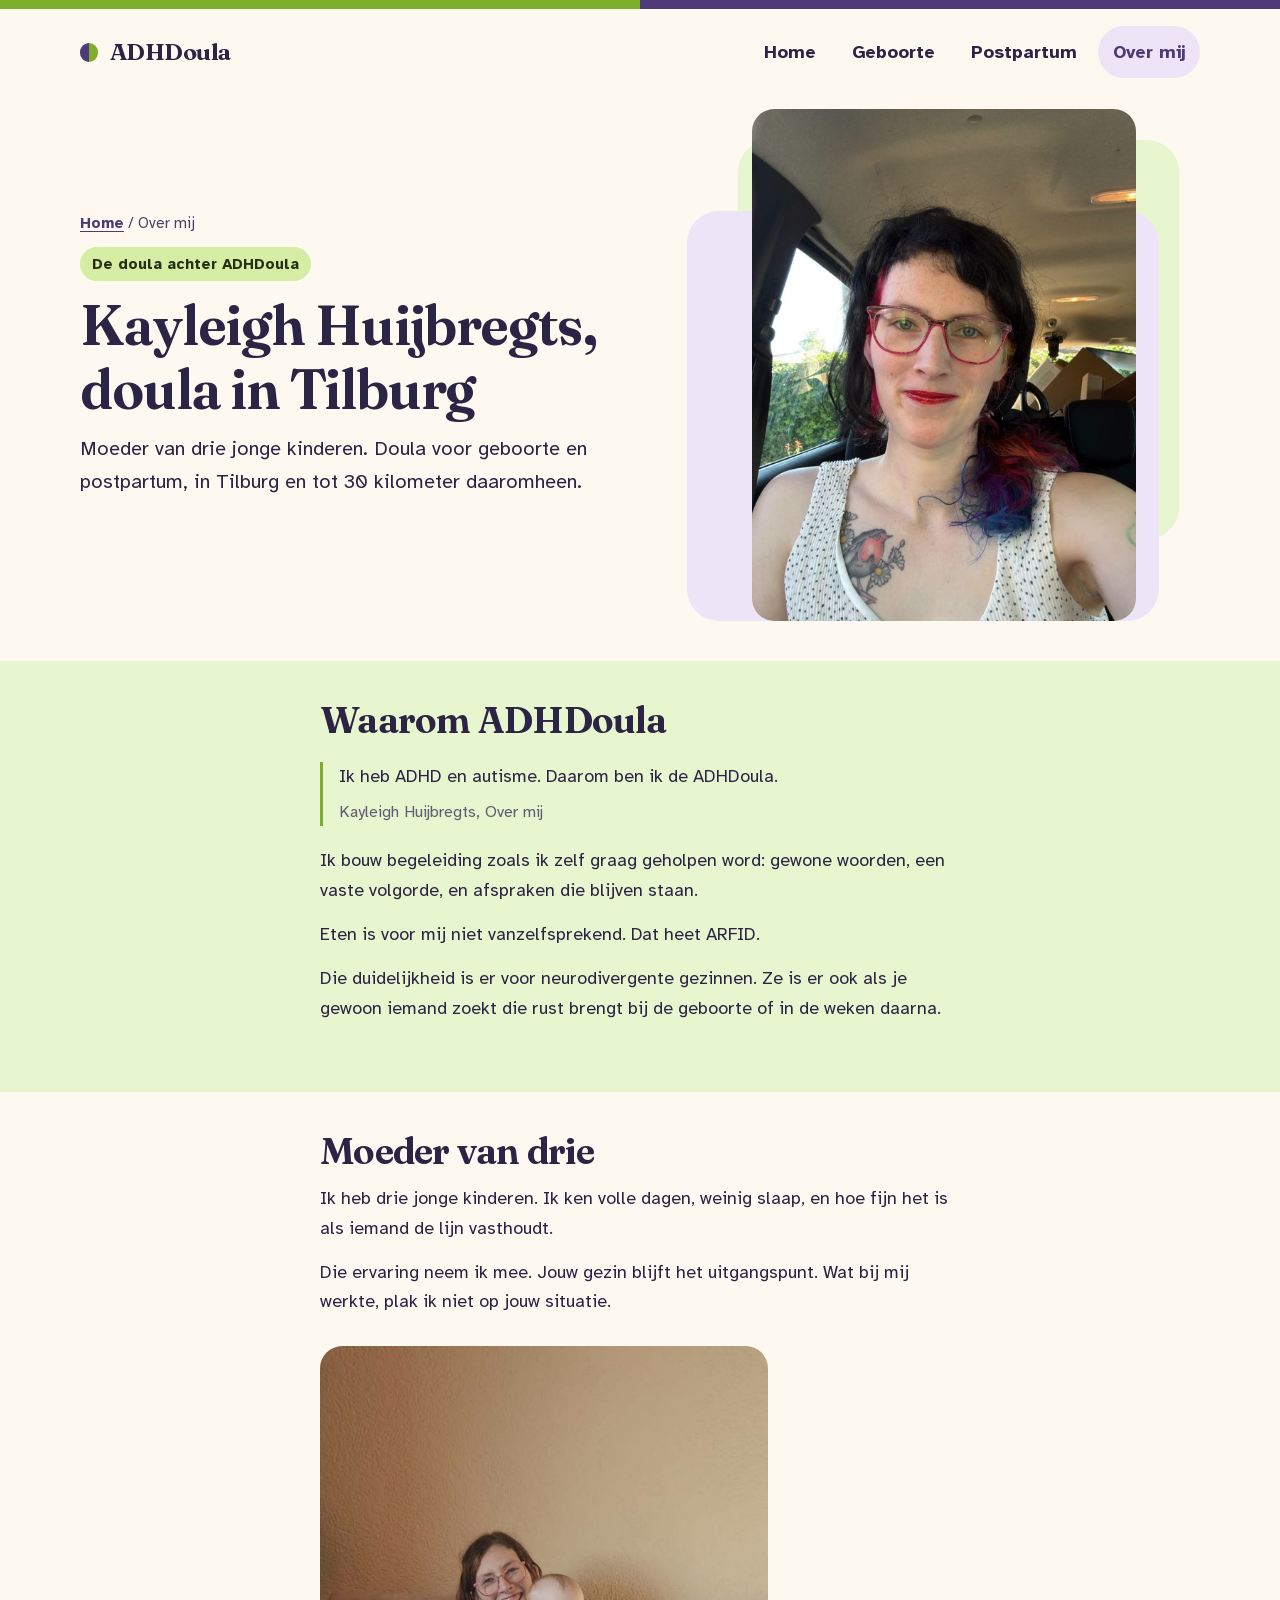
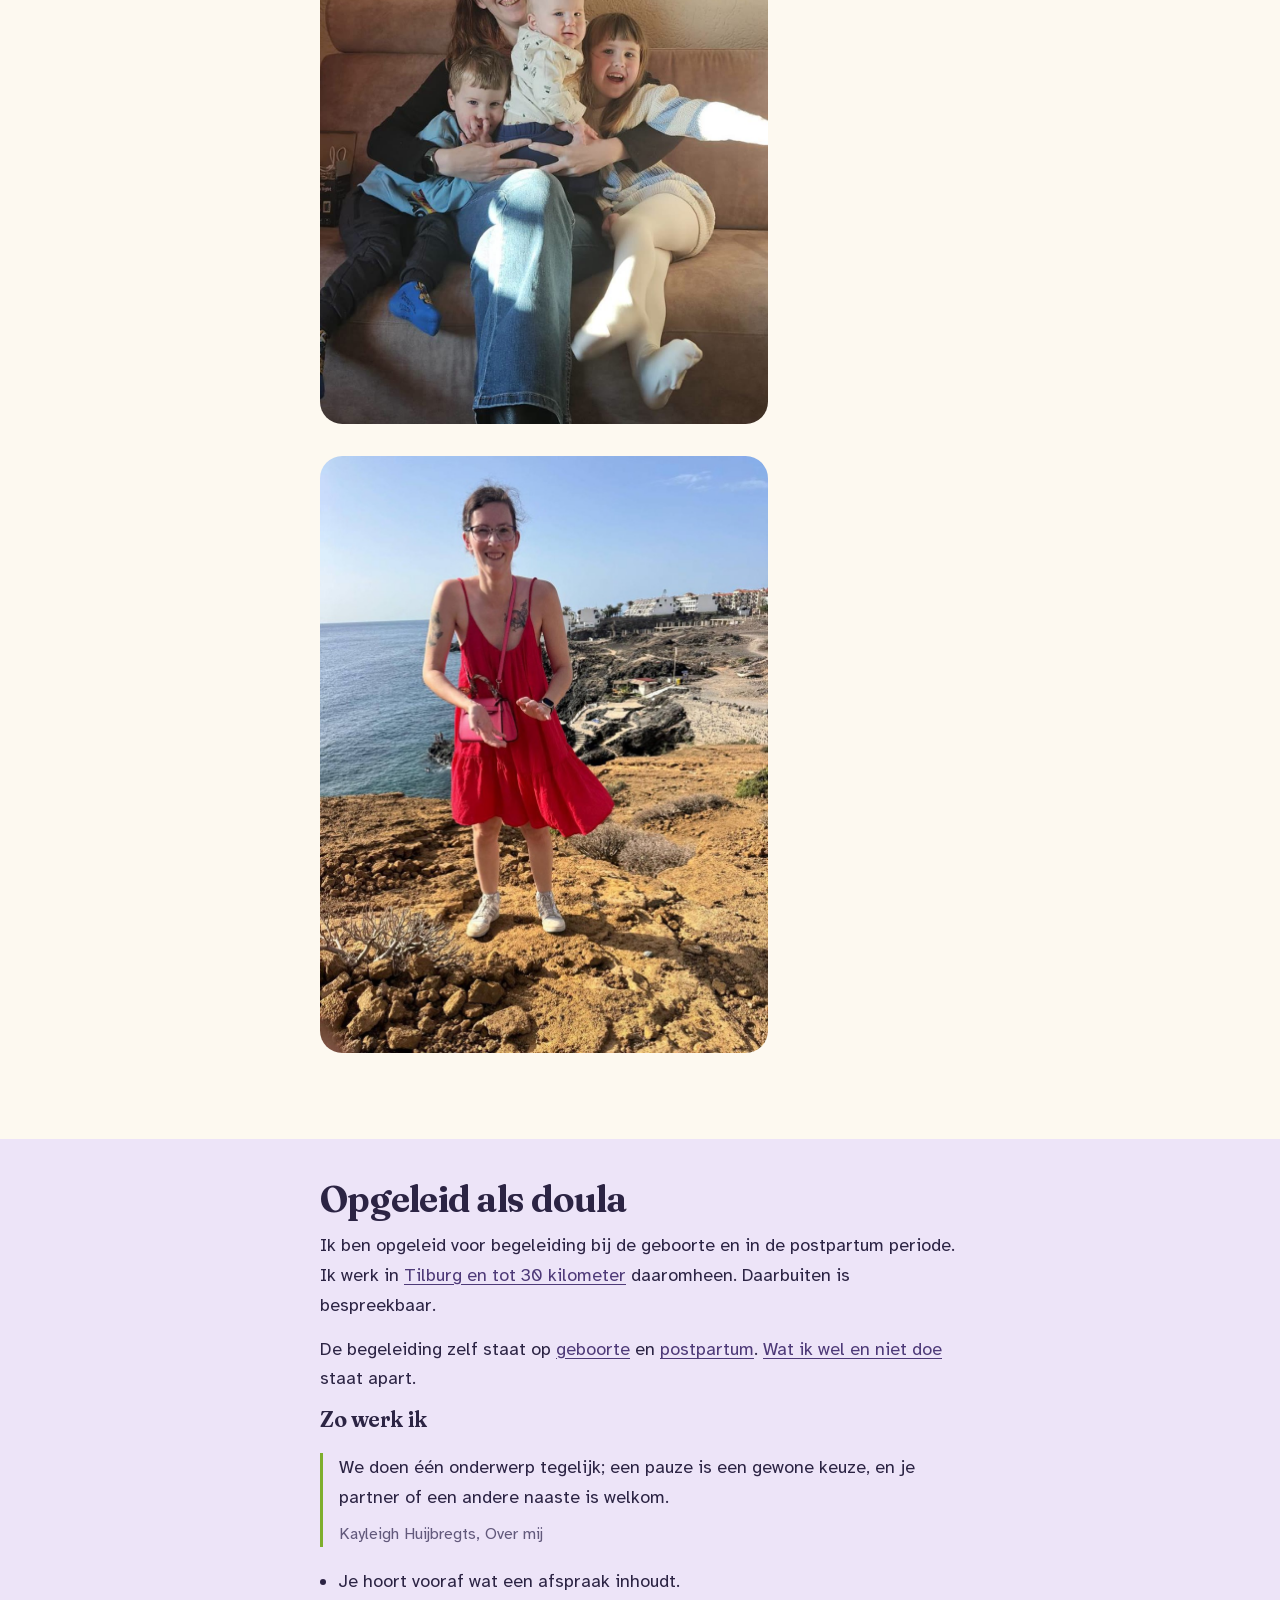
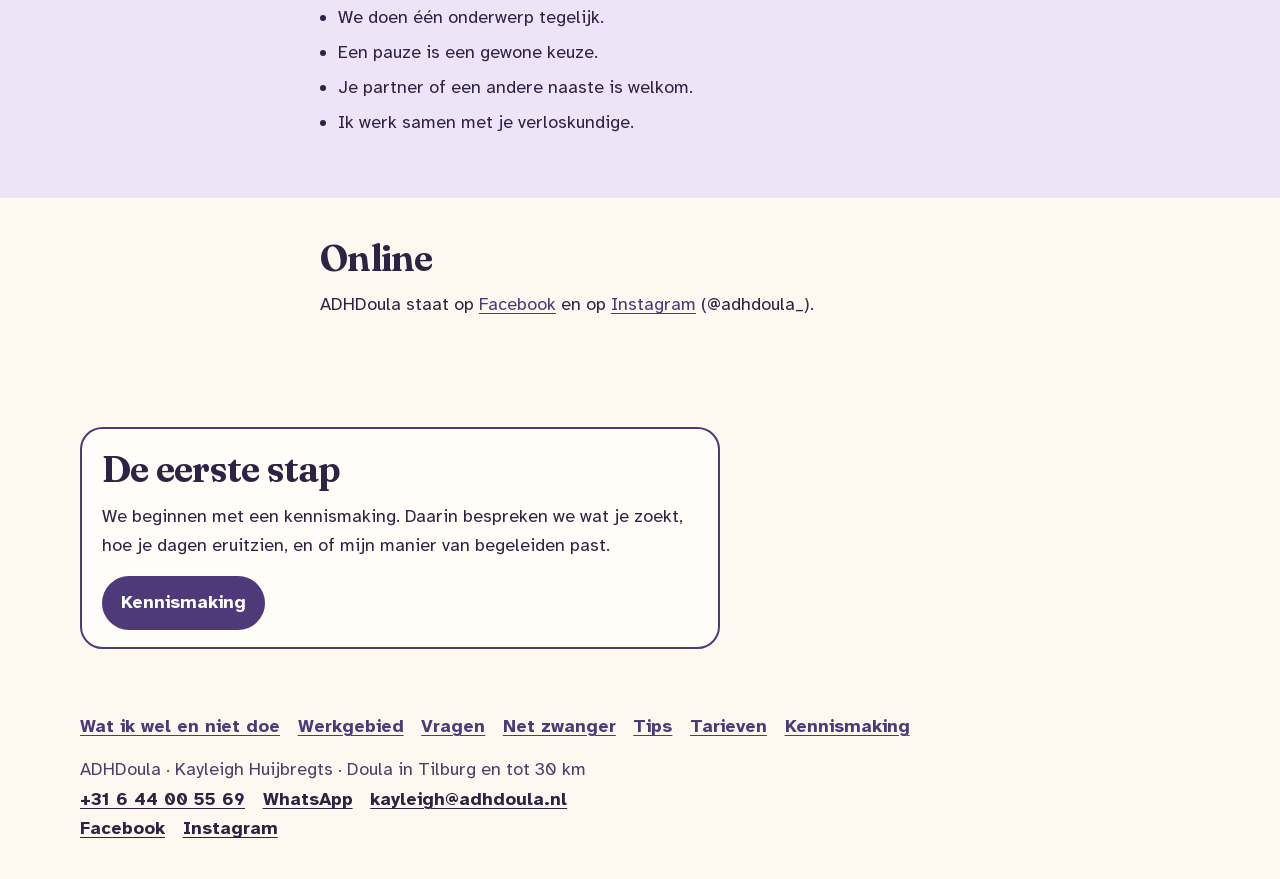
<file: over-mij.html>
<!DOCTYPE html>
<html lang="nl">
<head>
  <meta charset="utf-8">
  <meta name="viewport" content="width=device-width, initial-scale=1">
  <title>Kayleigh Huijbregts, doula in Tilburg | ADHDoula</title>
  <meta name="description" content="Kayleigh Huijbregts is moeder van drie jonge kinderen en doula bij ADHDoula. Ze begeleidt geboorte en postpartum in Tilburg en tot 30 kilometer.">
  <link rel="icon" href="assets/logo.png" type="image/png">
  <link rel="stylesheet" href="css/styles.css">
  <link rel="canonical" href="https://www.adhdoula.nl/over-mij.html">
  <link rel="alternate" type="text/markdown" href="https://www.adhdoula.nl/over-mij.md" title="Markdown">
  <meta property="og:title" content="Kayleigh Huijbregts, doula in Tilburg | ADHDoula">
  <meta property="og:description" content="Kayleigh Huijbregts is moeder van drie jonge kinderen en doula bij ADHDoula. Ze begeleidt geboorte en postpartum in Tilburg en tot 30 kilometer.">
  <meta property="og:url" content="https://www.adhdoula.nl/over-mij.html">
  <meta property="og:type" content="profile">
  <meta property="og:locale" content="nl_NL">
  <meta property="og:site_name" content="ADHDoula">
  <meta property="og:image" content="https://www.adhdoula.nl/assets/kayleigh.jpg">
  <meta property="og:image:width" content="900">
  <meta property="og:image:height" content="1200">
  <meta name="twitter:card" content="summary_large_image">
  <meta name="twitter:title" content="Kayleigh Huijbregts, doula in Tilburg | ADHDoula">
  <meta name="twitter:description" content="Kayleigh Huijbregts is moeder van drie jonge kinderen en doula bij ADHDoula. Ze begeleidt geboorte en postpartum in Tilburg en tot 30 kilometer.">
  <meta name="twitter:image" content="https://www.adhdoula.nl/assets/kayleigh.jpg">
  <script type="application/ld+json">
  {
    "@context": "https://schema.org",
    "@graph": [
      {
        "@type": "BreadcrumbList",
        "itemListElement": [
          { "@type": "ListItem", "position": 1, "name": "Home", "item": "https://www.adhdoula.nl/" },
          { "@type": "ListItem", "position": 2, "name": "Over mij", "item": "https://www.adhdoula.nl/over-mij.html" }
        ]
      },
      {
        "@type": "Person",
        "@id": "https://www.adhdoula.nl/over-mij.html#kayleigh",
        "name": "Kayleigh Huijbregts",
        "jobTitle": "Doula",
        "email": "kayleigh@adhdoula.nl",
        "telephone": "+31644005569",
        "url": "https://www.adhdoula.nl/over-mij.html",
        "image": "https://www.adhdoula.nl/assets/kayleigh.jpg",
        "knowsLanguage": "nl",
        "sameAs": [
          "https://www.facebook.com/p/ADHDoula-61594809255128/",
          "https://www.instagram.com/adhdoula_/"
        ],
        "worksFor": { "@id": "https://www.adhdoula.nl/#practice" }
      }
    ]
  }
  </script>
</head>
<body>
  <a class="skip" href="#inhoud">Ga naar de inhoud</a>
  <header class="site-header wrap">
    <a class="brand" href="index.html">
      <span class="brand-dot" aria-hidden="true"></span>
      ADHDoula
    </a>
    <nav class="nav" aria-label="Hoofdmenu">
      <a href="index.html">Home</a>
      <a href="geboorte.html">Geboorte</a>
      <a href="postpartum.html">Postpartum</a>
      <a href="over-mij.html" aria-current="page">Over mij</a>
    </nav>
  </header>

  <main id="inhoud">
    <section class="hero wrap">
      <div>
        <p class="crumbs"><a href="index.html">Home</a> <span aria-hidden="true">/</span> Over mij</p>
        <p class="kicker">De doula achter ADHDoula</p>
        <h1>Kayleigh Huijbregts, doula in Tilburg</h1>
        <p class="lede">Moeder van drie jonge kinderen. Doula voor geboorte en postpartum, in Tilburg en tot 30 kilometer daaromheen.</p>
      </div>
      <div class="portrait">
        <img class="portrait-photo" src="assets/kayleigh-selfie.jpg" width="1080" height="1440" alt="Kayleigh Huijbregts kijkt in de camera en lacht.">
      </div>
    </section>

    <section class="band band-apple">
      <div class="wrap prose">
        <h2>Waarom ADHDoula</h2>
        <blockquote class="cite-block">
          <p>Ik heb ADHD en autisme. Daarom ben ik de ADHDoula.</p>
          <footer><cite>Kayleigh Huijbregts, Over mij</cite></footer>
        </blockquote>
        <p>Ik bouw begeleiding zoals ik zelf graag geholpen word: gewone woorden, een vaste volgorde, en afspraken die blijven staan.</p>
        <p>Eten is voor mij niet vanzelfsprekend. Dat heet ARFID.</p>
        <p>Die duidelijkheid is er voor neurodivergente gezinnen. Ze is er ook als je gewoon iemand zoekt die rust brengt bij de geboorte of in de weken daarna.</p>
      </div>
    </section>

    <section class="band">
      <div class="wrap prose">
        <h2>Moeder van drie</h2>
        <p>Ik heb drie jonge kinderen. Ik ken volle dagen, weinig slaap, en hoe fijn het is als iemand de lijn vasthoudt.</p>
        <p>Die ervaring neem ik mee. Jouw gezin blijft het uitgangspunt. Wat bij mij werkte, plak ik niet op jouw situatie.</p>
        <figure class="page-photo">
          <img src="assets/kayleigh-kinderen.jpg" width="1080" height="1634" alt="Kayleigh Huijbregts op de bank, met haar drie kinderen.">
        </figure>
        <figure class="page-photo">
          <img src="assets/kayleigh.jpg" width="900" height="1200" alt="Kayleigh Huijbregts in een rode jurk, buiten.">
        </figure>
      </div>
    </section>

    <section class="band band-purple">
      <div class="wrap prose">
        <h2>Opgeleid als doula</h2>
        <p>Ik ben opgeleid voor begeleiding bij de geboorte en in de postpartum periode. Ik werk in <a href="werkgebied.html">Tilburg en tot 30 kilometer</a> daaromheen. Daarbuiten is bespreekbaar.</p>
        <p>De begeleiding zelf staat op <a href="geboorte.html">geboorte</a> en <a href="postpartum.html">postpartum</a>. <a href="wel-en-niet.html">Wat ik wel en niet doe</a> staat apart.</p>
        <h3>Zo werk ik</h3>
        <blockquote class="cite-block">
          <p>We doen één onderwerp tegelijk; een pauze is een gewone keuze, en je partner of een andere naaste is welkom.</p>
          <footer><cite>Kayleigh Huijbregts, Over mij</cite></footer>
        </blockquote>
        <ul class="steps">
          <li>Je hoort vooraf wat een afspraak inhoudt.</li>
          <li>We doen één onderwerp tegelijk.</li>
          <li>Een pauze is een gewone keuze.</li>
          <li>Je partner of een andere naaste is welkom.</li>
          <li>Ik werk samen met je verloskundige.</li>
        </ul>
      </div>
    </section>

    <section class="band">
      <div class="wrap prose">
        <h2>Online</h2>
        <p>ADHDoula staat op <a rel="me" href="https://www.facebook.com/p/ADHDoula-61594809255128/">Facebook</a> en op <a rel="me" href="https://www.instagram.com/adhdoula_/">Instagram</a> (@adhdoula_).</p>
      </div>
    </section>

    <section class="band">
      <div class="wrap">
        <div class="note">
          <h2>De eerste stap</h2>
          <p>We beginnen met een kennismaking. Daarin bespreken we wat je zoekt, hoe je dagen eruitzien, en of mijn manier van begeleiden past.</p>
          <p><a class="button" href="kennismaking.html">Kennismaking</a></p>
        </div>
      </div>
    </section>
  </main>

  <footer class="site-footer wrap">
    <nav class="footer-nav" aria-label="Meer over ADHDoula">
      <a href="wel-en-niet.html">Wat ik wel en niet doe</a>
      <a href="werkgebied.html">Werkgebied</a>
      <a href="vragen.html">Vragen</a>
      <a href="net-zwanger.html">Net zwanger</a>
      <a href="tips.html">Tips</a>
      <a href="tarieven.html">Tarieven</a>
      <a href="kennismaking.html">Kennismaking</a>
    </nav>
    <p>ADHDoula · Kayleigh Huijbregts · Doula in Tilburg en tot 30 km</p>
    <p class="footer-contact"><a href="tel:+31644005569">+31 6 44 00 55 69</a><a href="https://wa.me/31644005569">WhatsApp</a><a href="mailto:kayleigh@adhdoula.nl">kayleigh@adhdoula.nl</a></p>
    <p class="footer-contact"><a rel="me" href="https://www.facebook.com/p/ADHDoula-61594809255128/">Facebook</a><a rel="me" href="https://www.instagram.com/adhdoula_/">Instagram</a></p>
  </footer>
</body>
</html>
</file>
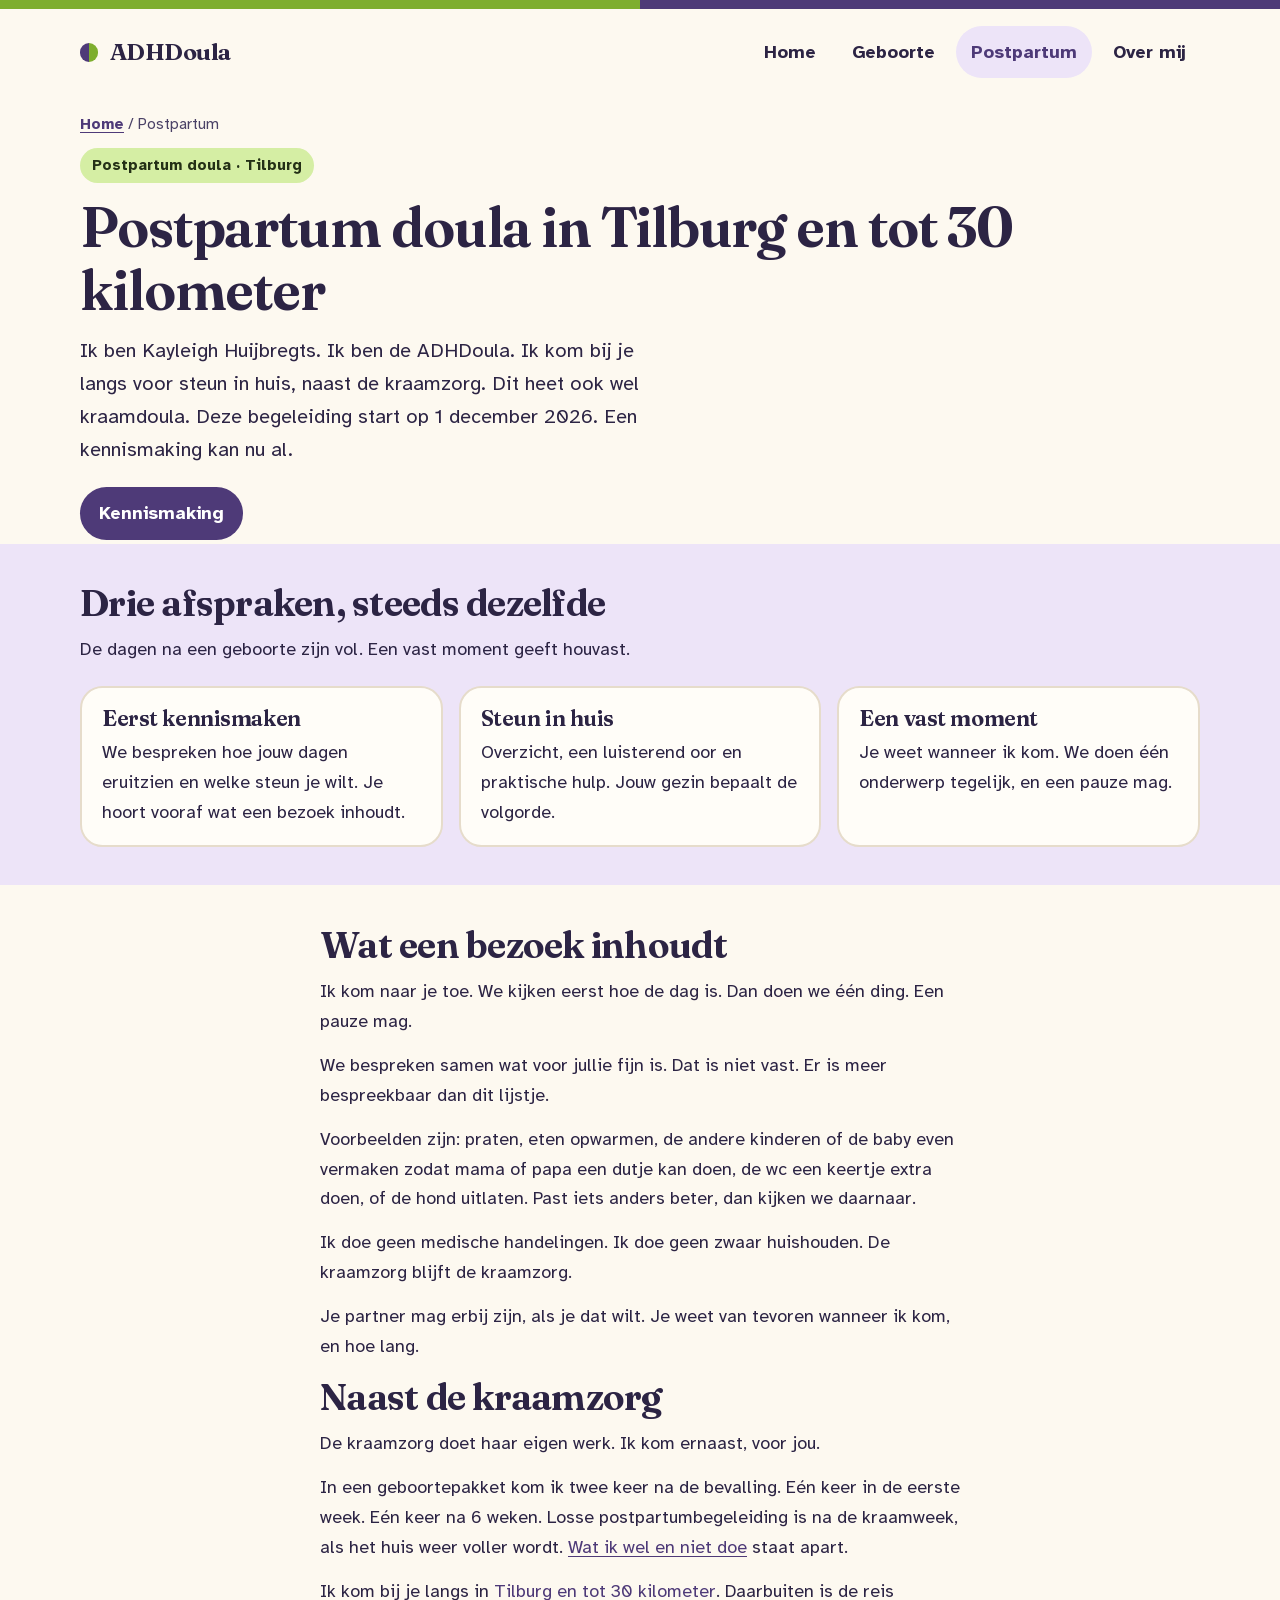
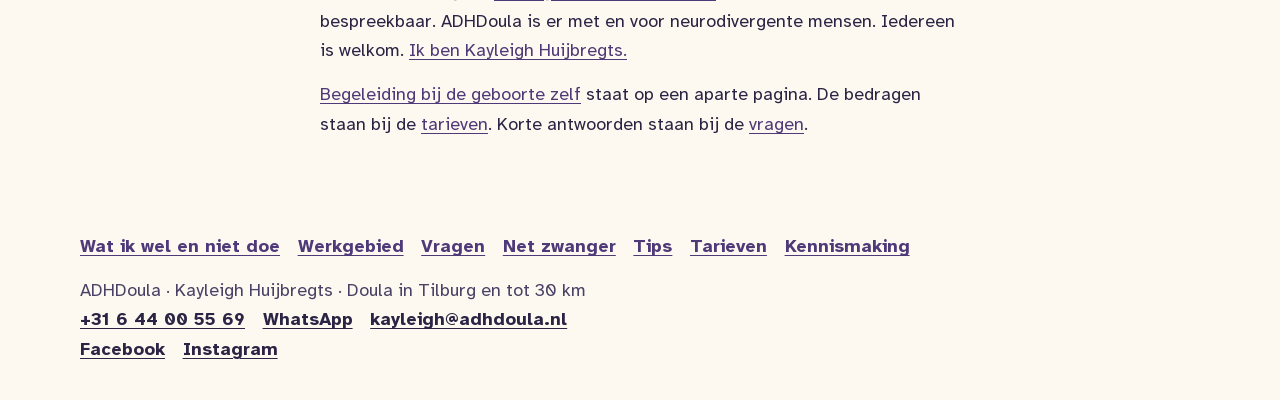
<file: postpartum.html>
<!DOCTYPE html>
<html lang="nl">
<head>
  <meta charset="utf-8">
  <meta name="viewport" content="width=device-width, initial-scale=1">
  <title>Postpartum doula in Tilburg | ADHDoula</title>
  <meta name="description" content="Kayleigh Huijbregts is postpartum doula in Tilburg en tot 30 kilometer. Steun na de kraamweek, naast de kraamzorg, met vaste momenten.">
  <link rel="icon" href="assets/logo.png" type="image/png">
  <link rel="stylesheet" href="css/styles.css">
  <link rel="canonical" href="https://www.adhdoula.nl/postpartum.html">
  <link rel="alternate" type="text/markdown" href="https://www.adhdoula.nl/postpartum.md" title="Markdown">
  <meta property="og:title" content="Postpartum doula in Tilburg | ADHDoula">
  <meta property="og:description" content="Kayleigh Huijbregts is postpartum doula in Tilburg en tot 30 kilometer. Steun na de kraamweek, naast de kraamzorg, met vaste momenten.">
  <meta property="og:url" content="https://www.adhdoula.nl/postpartum.html">
  <meta property="og:type" content="website">
  <meta property="og:locale" content="nl_NL">
  <meta property="og:site_name" content="ADHDoula">
  <meta property="og:image" content="https://www.adhdoula.nl/assets/logo.png">
  <meta property="og:image:width" content="1223">
  <meta property="og:image:height" content="748">
  <meta name="twitter:card" content="summary_large_image">
  <meta name="twitter:title" content="Postpartum doula in Tilburg | ADHDoula">
  <meta name="twitter:description" content="Kayleigh Huijbregts is postpartum doula in Tilburg en tot 30 kilometer. Steun na de kraamweek, naast de kraamzorg, met vaste momenten.">
  <meta name="twitter:image" content="https://www.adhdoula.nl/assets/logo.png">
  <script type="application/ld+json">
  {
    "@context": "https://schema.org",
    "@graph": [
      {
        "@type": "BreadcrumbList",
        "itemListElement": [
          { "@type": "ListItem", "position": 1, "name": "Home", "item": "https://www.adhdoula.nl/" },
          { "@type": "ListItem", "position": 2, "name": "Postpartum", "item": "https://www.adhdoula.nl/postpartum.html" }
        ]
      },
      {
        "@type": "Service",
        "@id": "https://www.adhdoula.nl/postpartum.html#service",
        "name": "Postpartum doula",
        "serviceType": "Postpartumbegeleiding",
        "description": "Steun in de weken na de bevalling, naast de kraamzorg, in Tilburg en tot 30 kilometer.",
        "areaServed": {
          "@type": "GeoCircle",
          "geoMidpoint": { "@type": "GeoCoordinates", "latitude": 51.555, "longitude": 5.091 },
          "geoRadius": 30000
        },
        "url": "https://www.adhdoula.nl/postpartum.html",
        "provider": { "@id": "https://www.adhdoula.nl/#practice" }
      }
    ]
  }
  </script>
</head>
<body>
  <a class="skip" href="#inhoud">Ga naar de inhoud</a>
  <header class="site-header wrap">
    <a class="brand" href="index.html">
      <span class="brand-dot" aria-hidden="true"></span>
      ADHDoula
    </a>
    <nav class="nav" aria-label="Hoofdmenu">
      <a href="index.html">Home</a>
      <a href="geboorte.html">Geboorte</a>
      <a href="postpartum.html" aria-current="page">Postpartum</a>
      <a href="over-mij.html">Over mij</a>
    </nav>
  </header>

  <main id="inhoud">
    <section class="page-intro wrap">
      <p class="crumbs"><a href="index.html">Home</a> <span aria-hidden="true">/</span> Postpartum</p>
      <p class="kicker">Postpartum doula · Tilburg</p>
      <h1>Postpartum doula in Tilburg en tot 30 kilometer</h1>
      <p class="lede">Ik ben Kayleigh Huijbregts. Ik ben de ADHDoula. Ik kom bij je langs voor steun in huis, naast de kraamzorg. Dit heet ook wel kraamdoula. Deze begeleiding start op 1 december 2026. Een kennismaking kan nu al.</p>
      <a class="button" href="kennismaking.html">Kennismaking</a>
    </section>

    <section class="band band-purple">
      <div class="wrap">
        <div class="section-intro">
          <h2>Drie afspraken, steeds dezelfde</h2>
          <p>De dagen na een geboorte zijn vol. Een vast moment geeft houvast.</p>
        </div>
        <div class="cards">
          <article class="card">
            <h3>Eerst kennismaken</h3>
            <p>We bespreken hoe jouw dagen eruitzien en welke steun je wilt. Je hoort vooraf wat een bezoek inhoudt.</p>
          </article>
          <article class="card">
            <h3>Steun in huis</h3>
            <p>Overzicht, een luisterend oor en praktische hulp. Jouw gezin bepaalt de volgorde.</p>
          </article>
          <article class="card">
            <h3>Een vast moment</h3>
            <p>Je weet wanneer ik kom. We doen één onderwerp tegelijk, en een pauze mag.</p>
          </article>
        </div>
      </div>
    </section>

    <section class="band">
      <div class="wrap prose">
        <h2>Wat een bezoek inhoudt</h2>
        <p>Ik kom naar je toe. We kijken eerst hoe de dag is. Dan doen we één ding. Een pauze mag.</p>
        <p>We bespreken samen wat voor jullie fijn is. Dat is niet vast. Er is meer bespreekbaar dan dit lijstje.</p>
        <p>Voorbeelden zijn: praten, eten opwarmen, de andere kinderen of de baby even vermaken zodat mama of papa een dutje kan doen, de wc een keertje extra doen, of de hond uitlaten. Past iets anders beter, dan kijken we daarnaar.</p>
        <p>Ik doe geen medische handelingen. Ik doe geen zwaar huishouden. De kraamzorg blijft de kraamzorg.</p>
        <p>Je partner mag erbij zijn, als je dat wilt. Je weet van tevoren wanneer ik kom, en hoe lang.</p>
        <h2>Naast de kraamzorg</h2>
        <p>De kraamzorg doet haar eigen werk. Ik kom ernaast, voor jou.</p>
        <p>In een geboortepakket kom ik twee keer na de bevalling. Eén keer in de eerste week. Eén keer na 6 weken. Losse postpartumbegeleiding is na de kraamweek, als het huis weer voller wordt. <a href="wel-en-niet.html">Wat ik wel en niet doe</a> staat apart.</p>
        <p>Ik kom bij je langs in <a href="werkgebied.html">Tilburg en tot 30 kilometer</a>. Daarbuiten is de reis bespreekbaar. ADHDoula is er met en voor neurodivergente mensen. Iedereen is welkom. <a href="over-mij.html">Ik ben Kayleigh Huijbregts.</a></p>
        <p><a href="geboorte.html">Begeleiding bij de geboorte zelf</a> staat op een aparte pagina. De bedragen staan bij de <a href="tarieven.html">tarieven</a>. Korte antwoorden staan bij de <a href="vragen.html">vragen</a>.</p>
      </div>
    </section>
  </main>

  <footer class="site-footer wrap">
    <nav class="footer-nav" aria-label="Meer over ADHDoula">
      <a href="wel-en-niet.html">Wat ik wel en niet doe</a>
      <a href="werkgebied.html">Werkgebied</a>
      <a href="vragen.html">Vragen</a>
      <a href="net-zwanger.html">Net zwanger</a>
      <a href="tips.html">Tips</a>
      <a href="tarieven.html">Tarieven</a>
      <a href="kennismaking.html">Kennismaking</a>
    </nav>
    <p>ADHDoula · Kayleigh Huijbregts · Doula in Tilburg en tot 30 km</p>
    <p class="footer-contact"><a href="tel:+31644005569">+31 6 44 00 55 69</a><a href="https://wa.me/31644005569">WhatsApp</a><a href="mailto:kayleigh@adhdoula.nl">kayleigh@adhdoula.nl</a></p>
    <p class="footer-contact"><a rel="me" href="https://www.facebook.com/p/ADHDoula-61594809255128/">Facebook</a><a rel="me" href="https://www.instagram.com/adhdoula_/">Instagram</a></p>
  </footer>
</body>
</html>
</file>
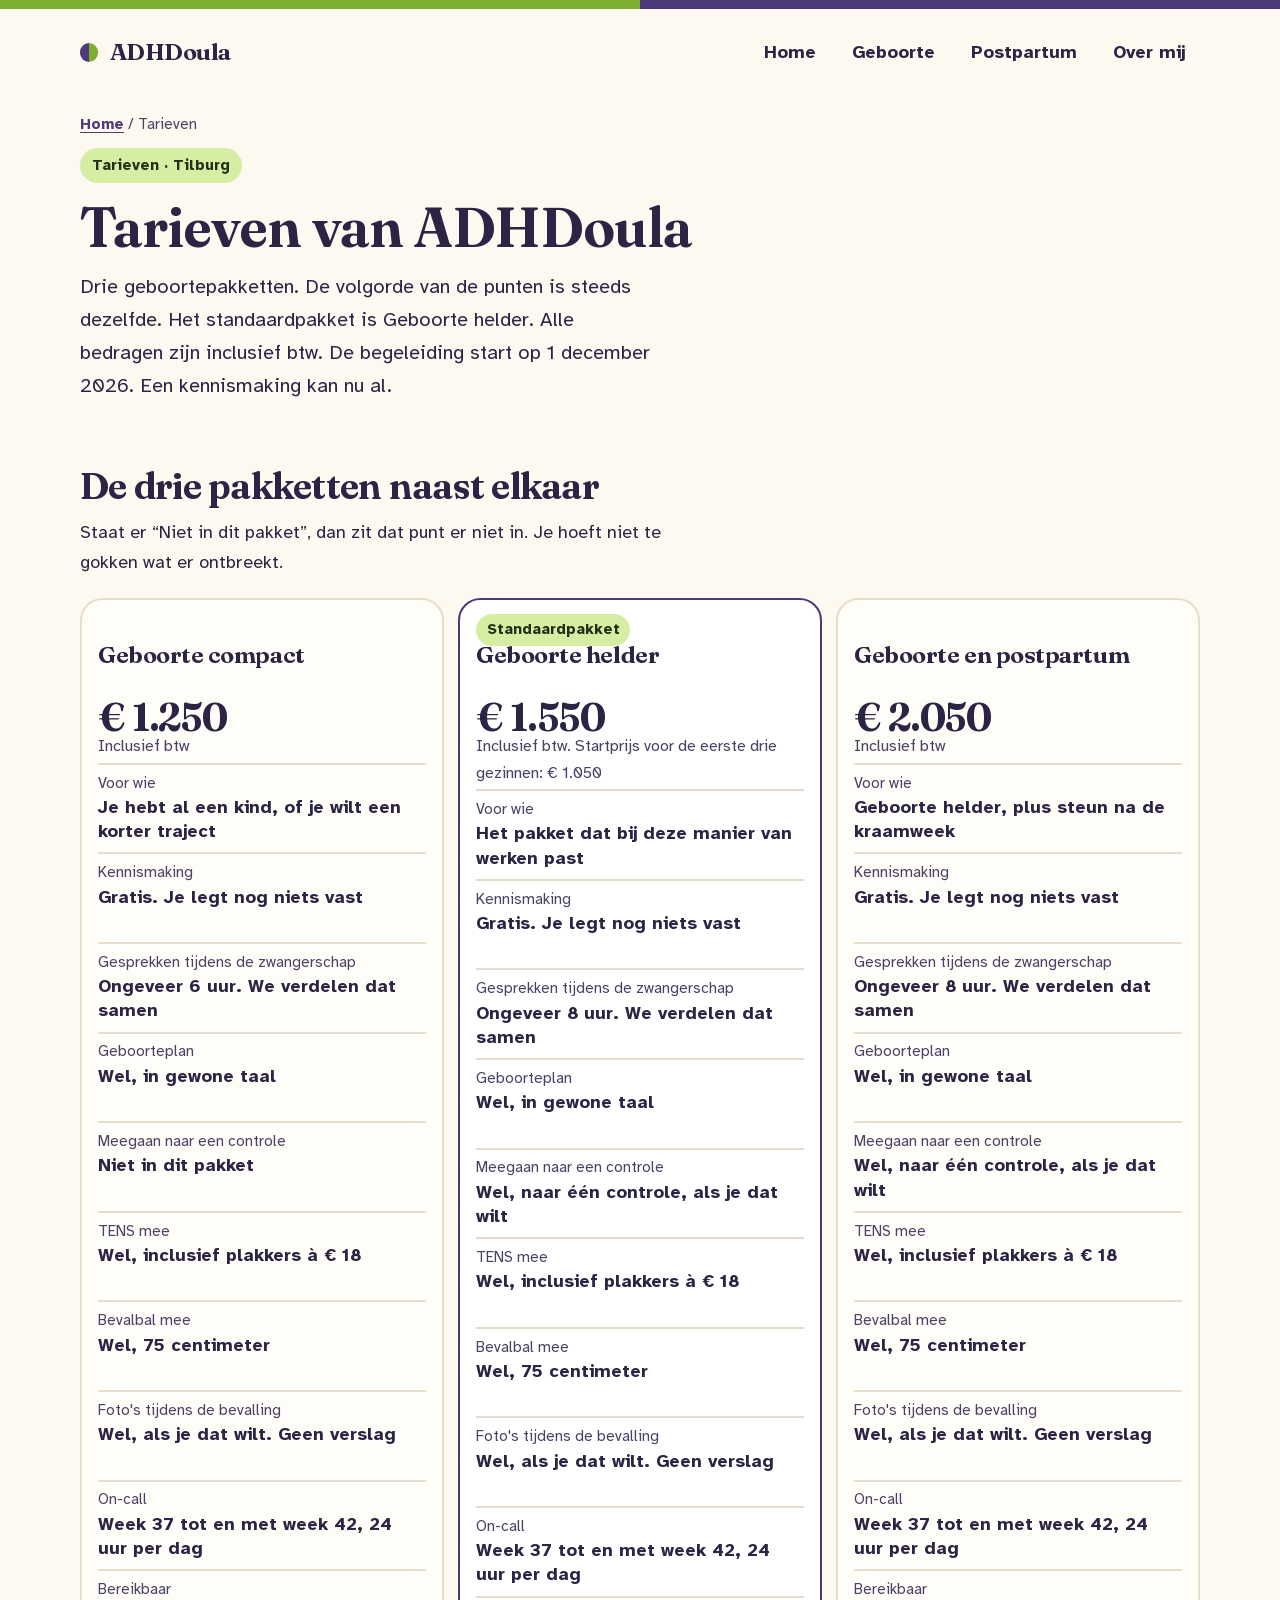
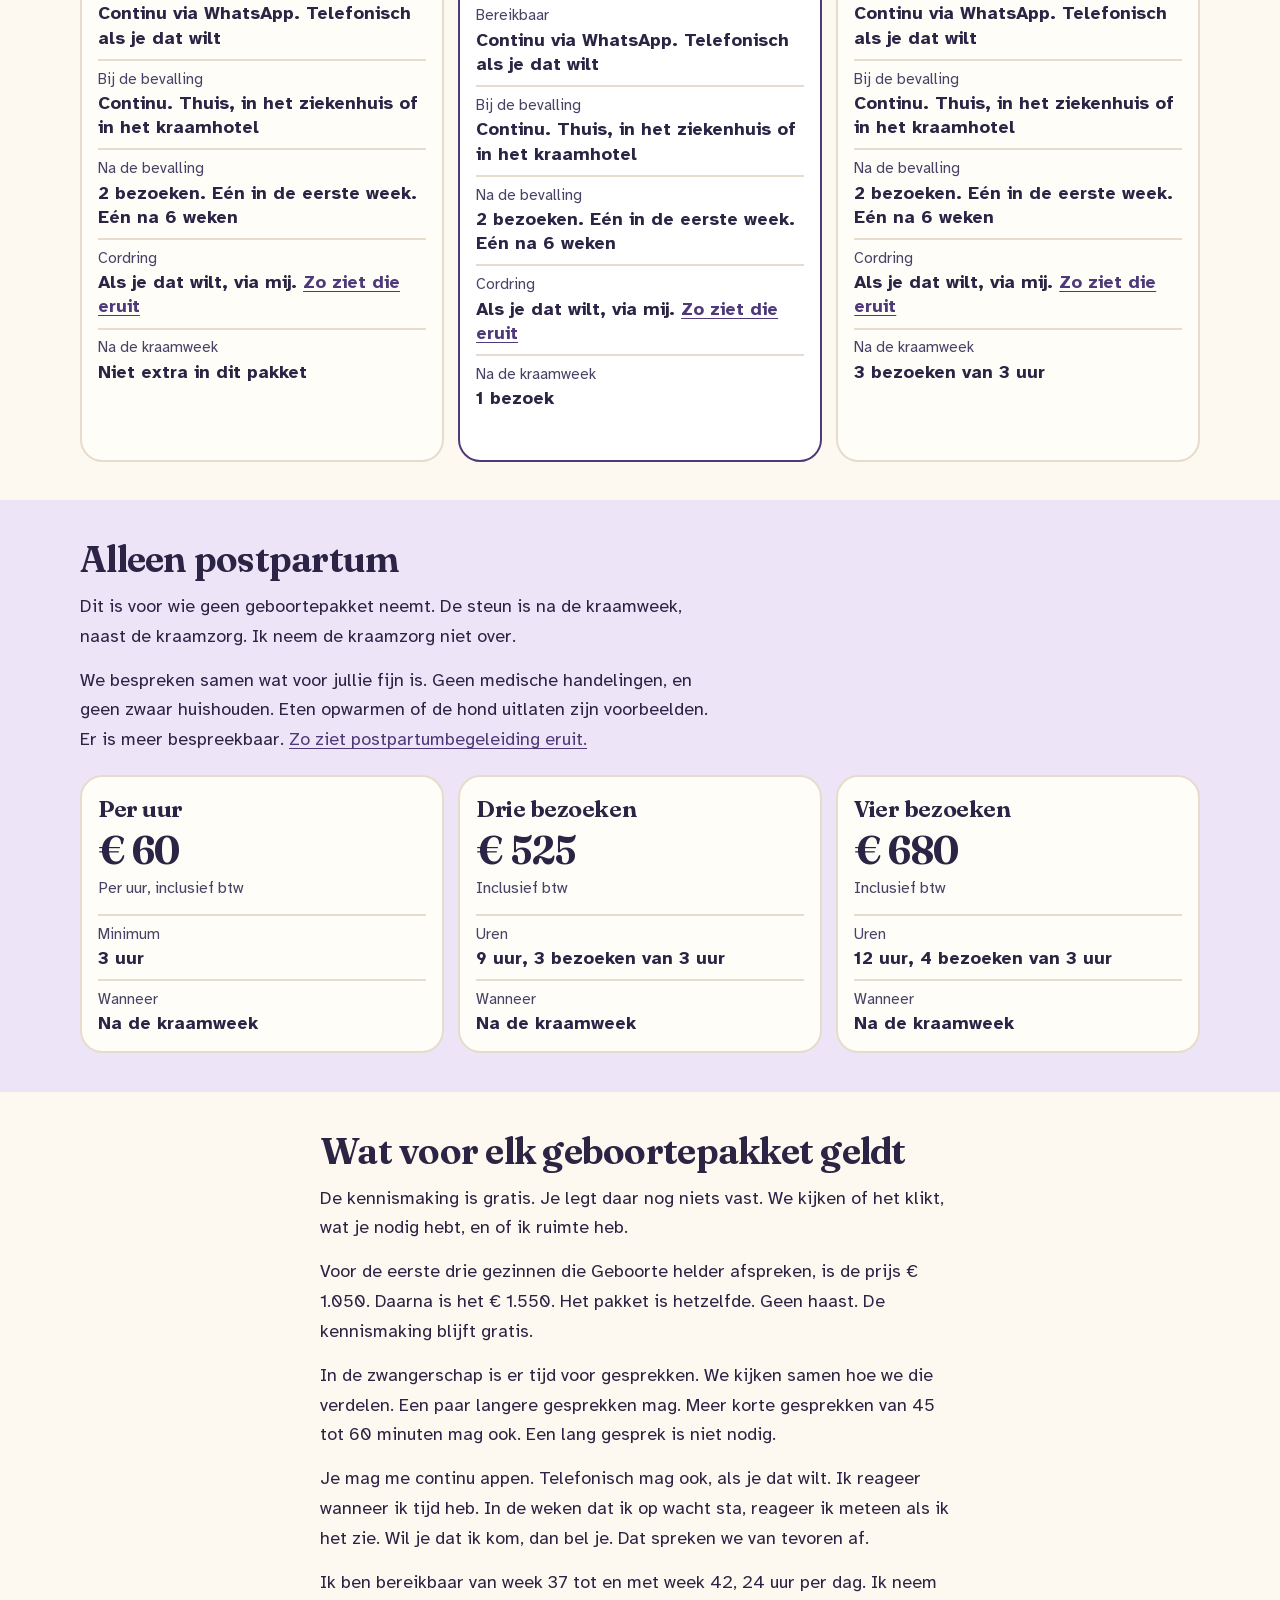
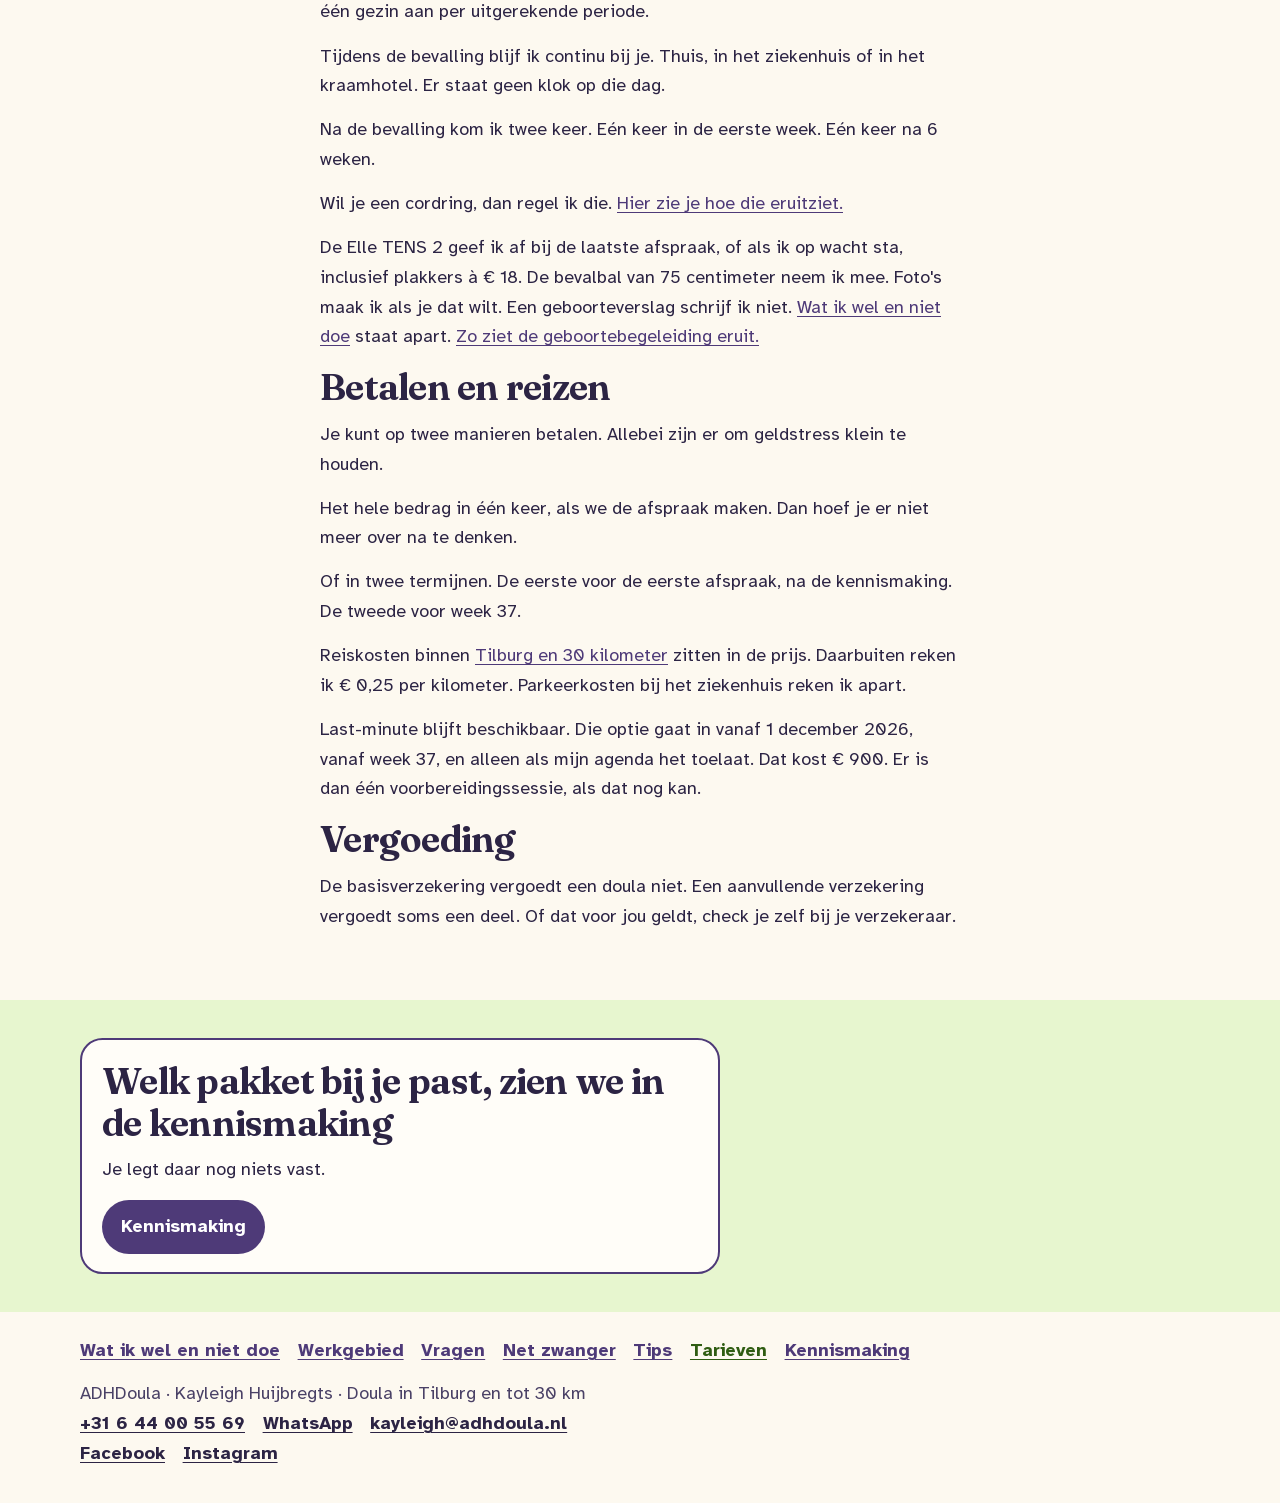
<file: tarieven.html>
<!DOCTYPE html>
<html lang="nl">
<head>
  <meta charset="utf-8">
  <meta name="viewport" content="width=device-width, initial-scale=1">
  <title>Tarieven | ADHDoula</title>
  <meta name="description" content="Geboortepakketten van € 1.250, € 1.550 en € 2.050 inclusief btw. Postpartum los vanaf € 60 per uur. Reiskosten binnen 30 km rond Tilburg zitten erin.">
  <link rel="icon" href="assets/logo.png" type="image/png">
  <link rel="stylesheet" href="css/styles.css">
  <link rel="canonical" href="https://www.adhdoula.nl/tarieven.html">
  <link rel="alternate" type="text/markdown" href="https://www.adhdoula.nl/tarieven.md" title="Markdown">
  <meta property="og:title" content="Tarieven | ADHDoula">
  <meta property="og:description" content="Geboortepakketten van € 1.250, € 1.550 en € 2.050 inclusief btw. Postpartum los vanaf € 60 per uur. Reiskosten binnen 30 km rond Tilburg zitten erin.">
  <meta property="og:url" content="https://www.adhdoula.nl/tarieven.html">
  <meta property="og:type" content="website">
  <meta property="og:locale" content="nl_NL">
  <meta property="og:site_name" content="ADHDoula">
  <meta property="og:image" content="https://www.adhdoula.nl/assets/logo.png">
  <meta property="og:image:width" content="1223">
  <meta property="og:image:height" content="748">
  <meta name="twitter:card" content="summary_large_image">
  <meta name="twitter:title" content="Tarieven | ADHDoula">
  <meta name="twitter:description" content="Geboortepakketten van € 1.250, € 1.550 en € 2.050 inclusief btw. Postpartum los vanaf € 60 per uur. Reiskosten binnen 30 km rond Tilburg zitten erin.">
  <meta name="twitter:image" content="https://www.adhdoula.nl/assets/logo.png">
  <script type="application/ld+json">
  {
    "@context": "https://schema.org",
    "@graph": [
      {
        "@type": "BreadcrumbList",
        "itemListElement": [
          { "@type": "ListItem", "position": 1, "name": "Home", "item": "https://www.adhdoula.nl/" },
          { "@type": "ListItem", "position": 2, "name": "Tarieven", "item": "https://www.adhdoula.nl/tarieven.html" }
        ]
      },
      {
        "@type": "OfferCatalog",
        "@id": "https://www.adhdoula.nl/tarieven.html#tarieven",
        "name": "Tarieven van ADHDoula",
        "url": "https://www.adhdoula.nl/tarieven.html",
        "itemListElement": [
          { "@type": "Offer", "name": "Geboorte compact", "price": "1250", "priceCurrency": "EUR", "description": "Ongeveer 6 uur aan gesprekken tijdens de zwangerschap, samen verdeeld. Continu bereikbaar via WhatsApp, en telefonisch als je dat wilt. Continu bij de bevalling. Twee bezoeken erna: één in de eerste week, één na 6 weken. Inclusief btw." },
          { "@type": "Offer", "name": "Geboorte helder", "price": "1550", "priceCurrency": "EUR", "description": "Standaardpakket. Ongeveer 8 uur aan gesprekken tijdens de zwangerschap, samen verdeeld. Meegaan naar één controle als je dat wilt. Continu bereikbaar via WhatsApp. Continu bij de bevalling. Twee bezoeken erna. Inclusief btw." },
          { "@type": "Offer", "name": "Geboorte en postpartum", "price": "2050", "priceCurrency": "EUR", "description": "Geboorte helder plus drie bezoeken van drie uur na de kraamweek. Inclusief btw." },
          { "@type": "Offer", "name": "Postpartum per uur", "price": "60", "priceCurrency": "EUR", "description": "Na de kraamweek, naast de kraamzorg. Minimaal drie uur. Inclusief btw." },
          { "@type": "Offer", "name": "Postpartum drie bezoeken", "price": "525", "priceCurrency": "EUR", "description": "Negen uur, drie bezoeken van drie uur na de kraamweek. Inclusief btw." },
          { "@type": "Offer", "name": "Postpartum vier bezoeken", "price": "680", "priceCurrency": "EUR", "description": "Twaalf uur, vier bezoeken van drie uur na de kraamweek. Inclusief btw." },
          { "@type": "Offer", "name": "Last-minute geboorte", "price": "900", "priceCurrency": "EUR", "description": "Beschikbaar vanaf 1 december 2026, vanaf week 37, en alleen als de agenda het toelaat. Aanwezig bij de bevalling. Inclusief btw." }
        ]
      }
    ]
  }
  </script>
</head>
<body>
  <a class="skip" href="#inhoud">Ga naar de inhoud</a>
  <header class="site-header wrap">
    <a class="brand" href="index.html">
      <span class="brand-dot" aria-hidden="true"></span>
      ADHDoula
    </a>
    <nav class="nav" aria-label="Hoofdmenu">
      <a href="index.html">Home</a>
      <a href="geboorte.html">Geboorte</a>
      <a href="postpartum.html">Postpartum</a>
      <a href="over-mij.html">Over mij</a>
    </nav>
  </header>

  <main id="inhoud">
    <section class="page-intro wrap">
      <p class="crumbs"><a href="index.html">Home</a> <span aria-hidden="true">/</span> Tarieven</p>
      <p class="kicker">Tarieven · Tilburg</p>
      <h1>Tarieven van ADHDoula</h1>
      <p class="lede">Drie geboortepakketten. De volgorde van de punten is steeds dezelfde. Het standaardpakket is Geboorte helder. Alle bedragen zijn inclusief btw. De begeleiding start op 1 december 2026. Een kennismaking kan nu al.</p>
    </section>

    <section class="band" aria-labelledby="pakketten">
      <div class="wrap">
        <div class="section-intro">
          <h2 id="pakketten">De drie pakketten naast elkaar</h2>
          <p>Staat er “Niet in dit pakket”, dan zit dat punt er niet in. Je hoeft niet te gokken wat er ontbreekt.</p>
        </div>
        <div class="price-board price-board-compare">
          <article class="price-card price-card-birth" aria-labelledby="pakket-compact">
            <h3 id="pakket-compact">Geboorte compact</h3>
            <p class="price-amount">€ 1.250</p>
            <p class="price-vat">Inclusief btw</p>
            <div class="price-row">
              <p class="price-label">Voor wie</p>
              <p class="price-value">Je hebt al een kind, of je wilt een korter traject</p>
            </div>
            <div class="price-row">
              <p class="price-label">Kennismaking</p>
              <p class="price-value">Gratis. Je legt nog niets vast</p>
            </div>
            <div class="price-row">
              <p class="price-label">Gesprekken tijdens de zwangerschap</p>
              <p class="price-value">Ongeveer 6 uur. We verdelen dat samen</p>
            </div>
            <div class="price-row">
              <p class="price-label">Geboorteplan</p>
              <p class="price-value">Wel, in gewone taal</p>
            </div>
            <div class="price-row">
              <p class="price-label">Meegaan naar een controle</p>
              <p class="price-value">Niet in dit pakket</p>
            </div>
            <div class="price-row">
              <p class="price-label">TENS mee</p>
              <p class="price-value">Wel, inclusief plakkers à € 18</p>
            </div>
            <div class="price-row">
              <p class="price-label">Bevalbal mee</p>
              <p class="price-value">Wel, 75 centimeter</p>
            </div>
            <div class="price-row">
              <p class="price-label">Foto's tijdens de bevalling</p>
              <p class="price-value">Wel, als je dat wilt. Geen verslag</p>
            </div>
            <div class="price-row">
              <p class="price-label">On-call</p>
              <p class="price-value">Week 37 tot en met week 42, 24 uur per dag</p>
            </div>
            <div class="price-row">
              <p class="price-label">Bereikbaar</p>
              <p class="price-value">Continu via WhatsApp. Telefonisch als je dat wilt</p>
            </div>
            <div class="price-row">
              <p class="price-label">Bij de bevalling</p>
              <p class="price-value">Continu. Thuis, in het ziekenhuis of in het kraamhotel</p>
            </div>
            <div class="price-row">
              <p class="price-label">Na de bevalling</p>
              <p class="price-value">2 bezoeken. Eén in de eerste week. Eén na 6 weken</p>
            </div>
            <div class="price-row">
              <p class="price-label">Cordring</p>
              <p class="price-value">Als je dat wilt, via mij. <a href="https://dalalounatuurlijk.nl/product/cordring/">Zo ziet die eruit</a></p>
            </div>
            <div class="price-row">
              <p class="price-label">Na de kraamweek</p>
              <p class="price-value">Niet extra in dit pakket</p>
            </div>
          </article>

          <article class="price-card price-card-birth price-card-standard" aria-labelledby="pakket-helder">
            <p class="price-flag">Standaardpakket</p>
            <h3 id="pakket-helder">Geboorte helder</h3>
            <p class="price-amount">€ 1.550</p>
            <p class="price-vat">Inclusief btw. Startprijs voor de eerste drie gezinnen: € 1.050</p>
            <div class="price-row">
              <p class="price-label">Voor wie</p>
              <p class="price-value">Het pakket dat bij deze manier van werken past</p>
            </div>
            <div class="price-row">
              <p class="price-label">Kennismaking</p>
              <p class="price-value">Gratis. Je legt nog niets vast</p>
            </div>
            <div class="price-row">
              <p class="price-label">Gesprekken tijdens de zwangerschap</p>
              <p class="price-value">Ongeveer 8 uur. We verdelen dat samen</p>
            </div>
            <div class="price-row">
              <p class="price-label">Geboorteplan</p>
              <p class="price-value">Wel, in gewone taal</p>
            </div>
            <div class="price-row">
              <p class="price-label">Meegaan naar een controle</p>
              <p class="price-value">Wel, naar één controle, als je dat wilt</p>
            </div>
            <div class="price-row">
              <p class="price-label">TENS mee</p>
              <p class="price-value">Wel, inclusief plakkers à € 18</p>
            </div>
            <div class="price-row">
              <p class="price-label">Bevalbal mee</p>
              <p class="price-value">Wel, 75 centimeter</p>
            </div>
            <div class="price-row">
              <p class="price-label">Foto's tijdens de bevalling</p>
              <p class="price-value">Wel, als je dat wilt. Geen verslag</p>
            </div>
            <div class="price-row">
              <p class="price-label">On-call</p>
              <p class="price-value">Week 37 tot en met week 42, 24 uur per dag</p>
            </div>
            <div class="price-row">
              <p class="price-label">Bereikbaar</p>
              <p class="price-value">Continu via WhatsApp. Telefonisch als je dat wilt</p>
            </div>
            <div class="price-row">
              <p class="price-label">Bij de bevalling</p>
              <p class="price-value">Continu. Thuis, in het ziekenhuis of in het kraamhotel</p>
            </div>
            <div class="price-row">
              <p class="price-label">Na de bevalling</p>
              <p class="price-value">2 bezoeken. Eén in de eerste week. Eén na 6 weken</p>
            </div>
            <div class="price-row">
              <p class="price-label">Cordring</p>
              <p class="price-value">Als je dat wilt, via mij. <a href="https://dalalounatuurlijk.nl/product/cordring/">Zo ziet die eruit</a></p>
            </div>
            <div class="price-row">
              <p class="price-label">Na de kraamweek</p>
              <p class="price-value">1 bezoek</p>
            </div>
          </article>

          <article class="price-card price-card-birth" aria-labelledby="pakket-samen">
            <h3 id="pakket-samen">Geboorte en postpartum</h3>
            <p class="price-amount">€ 2.050</p>
            <p class="price-vat">Inclusief btw</p>
            <div class="price-row">
              <p class="price-label">Voor wie</p>
              <p class="price-value">Geboorte helder, plus steun na de kraamweek</p>
            </div>
            <div class="price-row">
              <p class="price-label">Kennismaking</p>
              <p class="price-value">Gratis. Je legt nog niets vast</p>
            </div>
            <div class="price-row">
              <p class="price-label">Gesprekken tijdens de zwangerschap</p>
              <p class="price-value">Ongeveer 8 uur. We verdelen dat samen</p>
            </div>
            <div class="price-row">
              <p class="price-label">Geboorteplan</p>
              <p class="price-value">Wel, in gewone taal</p>
            </div>
            <div class="price-row">
              <p class="price-label">Meegaan naar een controle</p>
              <p class="price-value">Wel, naar één controle, als je dat wilt</p>
            </div>
            <div class="price-row">
              <p class="price-label">TENS mee</p>
              <p class="price-value">Wel, inclusief plakkers à € 18</p>
            </div>
            <div class="price-row">
              <p class="price-label">Bevalbal mee</p>
              <p class="price-value">Wel, 75 centimeter</p>
            </div>
            <div class="price-row">
              <p class="price-label">Foto's tijdens de bevalling</p>
              <p class="price-value">Wel, als je dat wilt. Geen verslag</p>
            </div>
            <div class="price-row">
              <p class="price-label">On-call</p>
              <p class="price-value">Week 37 tot en met week 42, 24 uur per dag</p>
            </div>
            <div class="price-row">
              <p class="price-label">Bereikbaar</p>
              <p class="price-value">Continu via WhatsApp. Telefonisch als je dat wilt</p>
            </div>
            <div class="price-row">
              <p class="price-label">Bij de bevalling</p>
              <p class="price-value">Continu. Thuis, in het ziekenhuis of in het kraamhotel</p>
            </div>
            <div class="price-row">
              <p class="price-label">Na de bevalling</p>
              <p class="price-value">2 bezoeken. Eén in de eerste week. Eén na 6 weken</p>
            </div>
            <div class="price-row">
              <p class="price-label">Cordring</p>
              <p class="price-value">Als je dat wilt, via mij. <a href="https://dalalounatuurlijk.nl/product/cordring/">Zo ziet die eruit</a></p>
            </div>
            <div class="price-row">
              <p class="price-label">Na de kraamweek</p>
              <p class="price-value">3 bezoeken van 3 uur</p>
            </div>
          </article>
        </div>
      </div>
    </section>

    <section class="band band-purple" aria-labelledby="alleen-postpartum">
      <div class="wrap">
        <div class="section-intro">
          <h2 id="alleen-postpartum">Alleen postpartum</h2>
          <p>Dit is voor wie geen geboortepakket neemt. De steun is na de kraamweek, naast de kraamzorg. Ik neem de kraamzorg niet over.</p>
          <p>We bespreken samen wat voor jullie fijn is. Geen medische handelingen, en geen zwaar huishouden. Eten opwarmen of de hond uitlaten zijn voorbeelden. Er is meer bespreekbaar. <a href="postpartum.html">Zo ziet postpartumbegeleiding eruit.</a></p>
        </div>
        <div class="price-board">
          <article class="price-card" aria-labelledby="pp-uur">
            <h3 id="pp-uur">Per uur</h3>
            <p class="price-amount">€ 60</p>
            <p class="price-vat">Per uur, inclusief btw</p>
            <div class="price-row">
              <p class="price-label">Minimum</p>
              <p class="price-value">3 uur</p>
            </div>
            <div class="price-row">
              <p class="price-label">Wanneer</p>
              <p class="price-value">Na de kraamweek</p>
            </div>
          </article>
          <article class="price-card" aria-labelledby="pp-drie">
            <h3 id="pp-drie">Drie bezoeken</h3>
            <p class="price-amount">€ 525</p>
            <p class="price-vat">Inclusief btw</p>
            <div class="price-row">
              <p class="price-label">Uren</p>
              <p class="price-value">9 uur, 3 bezoeken van 3 uur</p>
            </div>
            <div class="price-row">
              <p class="price-label">Wanneer</p>
              <p class="price-value">Na de kraamweek</p>
            </div>
          </article>
          <article class="price-card" aria-labelledby="pp-vier">
            <h3 id="pp-vier">Vier bezoeken</h3>
            <p class="price-amount">€ 680</p>
            <p class="price-vat">Inclusief btw</p>
            <div class="price-row">
              <p class="price-label">Uren</p>
              <p class="price-value">12 uur, 4 bezoeken van 3 uur</p>
            </div>
            <div class="price-row">
              <p class="price-label">Wanneer</p>
              <p class="price-value">Na de kraamweek</p>
            </div>
          </article>
        </div>
      </div>
    </section>

    <section class="band">
      <div class="wrap prose">
        <h2>Wat voor elk geboortepakket geldt</h2>
        <p>De kennismaking is gratis. Je legt daar nog niets vast. We kijken of het klikt, wat je nodig hebt, en of ik ruimte heb.</p>
        <p>Voor de eerste drie gezinnen die Geboorte helder afspreken, is de prijs € 1.050. Daarna is het € 1.550. Het pakket is hetzelfde. Geen haast. De kennismaking blijft gratis.</p>
        <p>In de zwangerschap is er tijd voor gesprekken. We kijken samen hoe we die verdelen. Een paar langere gesprekken mag. Meer korte gesprekken van 45 tot 60 minuten mag ook. Een lang gesprek is niet nodig.</p>
        <p>Je mag me continu appen. Telefonisch mag ook, als je dat wilt. Ik reageer wanneer ik tijd heb. In de weken dat ik op wacht sta, reageer ik meteen als ik het zie. Wil je dat ik kom, dan bel je. Dat spreken we van tevoren af.</p>
        <p>Ik ben bereikbaar van week 37 tot en met week 42, 24 uur per dag. Ik neem één gezin aan per uitgerekende periode.</p>
        <p>Tijdens de bevalling blijf ik continu bij je. Thuis, in het ziekenhuis of in het kraamhotel. Er staat geen klok op die dag.</p>
        <p>Na de bevalling kom ik twee keer. Eén keer in de eerste week. Eén keer na 6 weken.</p>
        <p>Wil je een cordring, dan regel ik die. <a href="https://dalalounatuurlijk.nl/product/cordring/">Hier zie je hoe die eruitziet.</a></p>
        <p>De Elle TENS 2 geef ik af bij de laatste afspraak, of als ik op wacht sta, inclusief plakkers à € 18. De bevalbal van 75 centimeter neem ik mee. Foto's maak ik als je dat wilt. Een geboorteverslag schrijf ik niet. <a href="wel-en-niet.html">Wat ik wel en niet doe</a> staat apart. <a href="geboorte.html">Zo ziet de geboortebegeleiding eruit.</a></p>

        <h2>Betalen en reizen</h2>
        <p>Je kunt op twee manieren betalen. Allebei zijn er om geldstress klein te houden.</p>
        <p>Het hele bedrag in één keer, als we de afspraak maken. Dan hoef je er niet meer over na te denken.</p>
        <p>Of in twee termijnen. De eerste voor de eerste afspraak, na de kennismaking. De tweede voor week 37.</p>
        <p>Reiskosten binnen <a href="werkgebied.html">Tilburg en 30 kilometer</a> zitten in de prijs. Daarbuiten reken ik € 0,25 per kilometer. Parkeerkosten bij het ziekenhuis reken ik apart.</p>
        <p>Last-minute blijft beschikbaar. Die optie gaat in vanaf 1 december 2026, vanaf week 37, en alleen als mijn agenda het toelaat. Dat kost € 900. Er is dan één voorbereidingssessie, als dat nog kan.</p>

        <h2>Vergoeding</h2>
        <p>De basisverzekering vergoedt een doula niet. Een aanvullende verzekering vergoedt soms een deel. Of dat voor jou geldt, check je zelf bij je verzekeraar.</p>
      </div>
    </section>

    <section class="band band-apple">
      <div class="wrap">
        <div class="note">
          <h2>Welk pakket bij je past, zien we in de kennismaking</h2>
          <p>Je legt daar nog niets vast.</p>
          <p><a class="button" href="kennismaking.html">Kennismaking</a></p>
        </div>
      </div>
    </section>
  </main>

  <footer class="site-footer wrap">
    <nav class="footer-nav" aria-label="Meer over ADHDoula">
      <a href="wel-en-niet.html">Wat ik wel en niet doe</a>
      <a href="werkgebied.html">Werkgebied</a>
      <a href="vragen.html">Vragen</a>
      <a href="net-zwanger.html">Net zwanger</a>
      <a href="tips.html">Tips</a>
      <a href="tarieven.html" aria-current="page">Tarieven</a>
      <a href="kennismaking.html">Kennismaking</a>
    </nav>
    <p>ADHDoula · Kayleigh Huijbregts · Doula in Tilburg en tot 30 km</p>
    <p class="footer-contact"><a href="tel:+31644005569">+31 6 44 00 55 69</a><a href="https://wa.me/31644005569">WhatsApp</a><a href="mailto:kayleigh@adhdoula.nl">kayleigh@adhdoula.nl</a></p>
    <p class="footer-contact"><a rel="me" href="https://www.facebook.com/p/ADHDoula-61594809255128/">Facebook</a><a rel="me" href="https://www.instagram.com/adhdoula_/">Instagram</a></p>
  </footer>
</body>
</html>
</file>
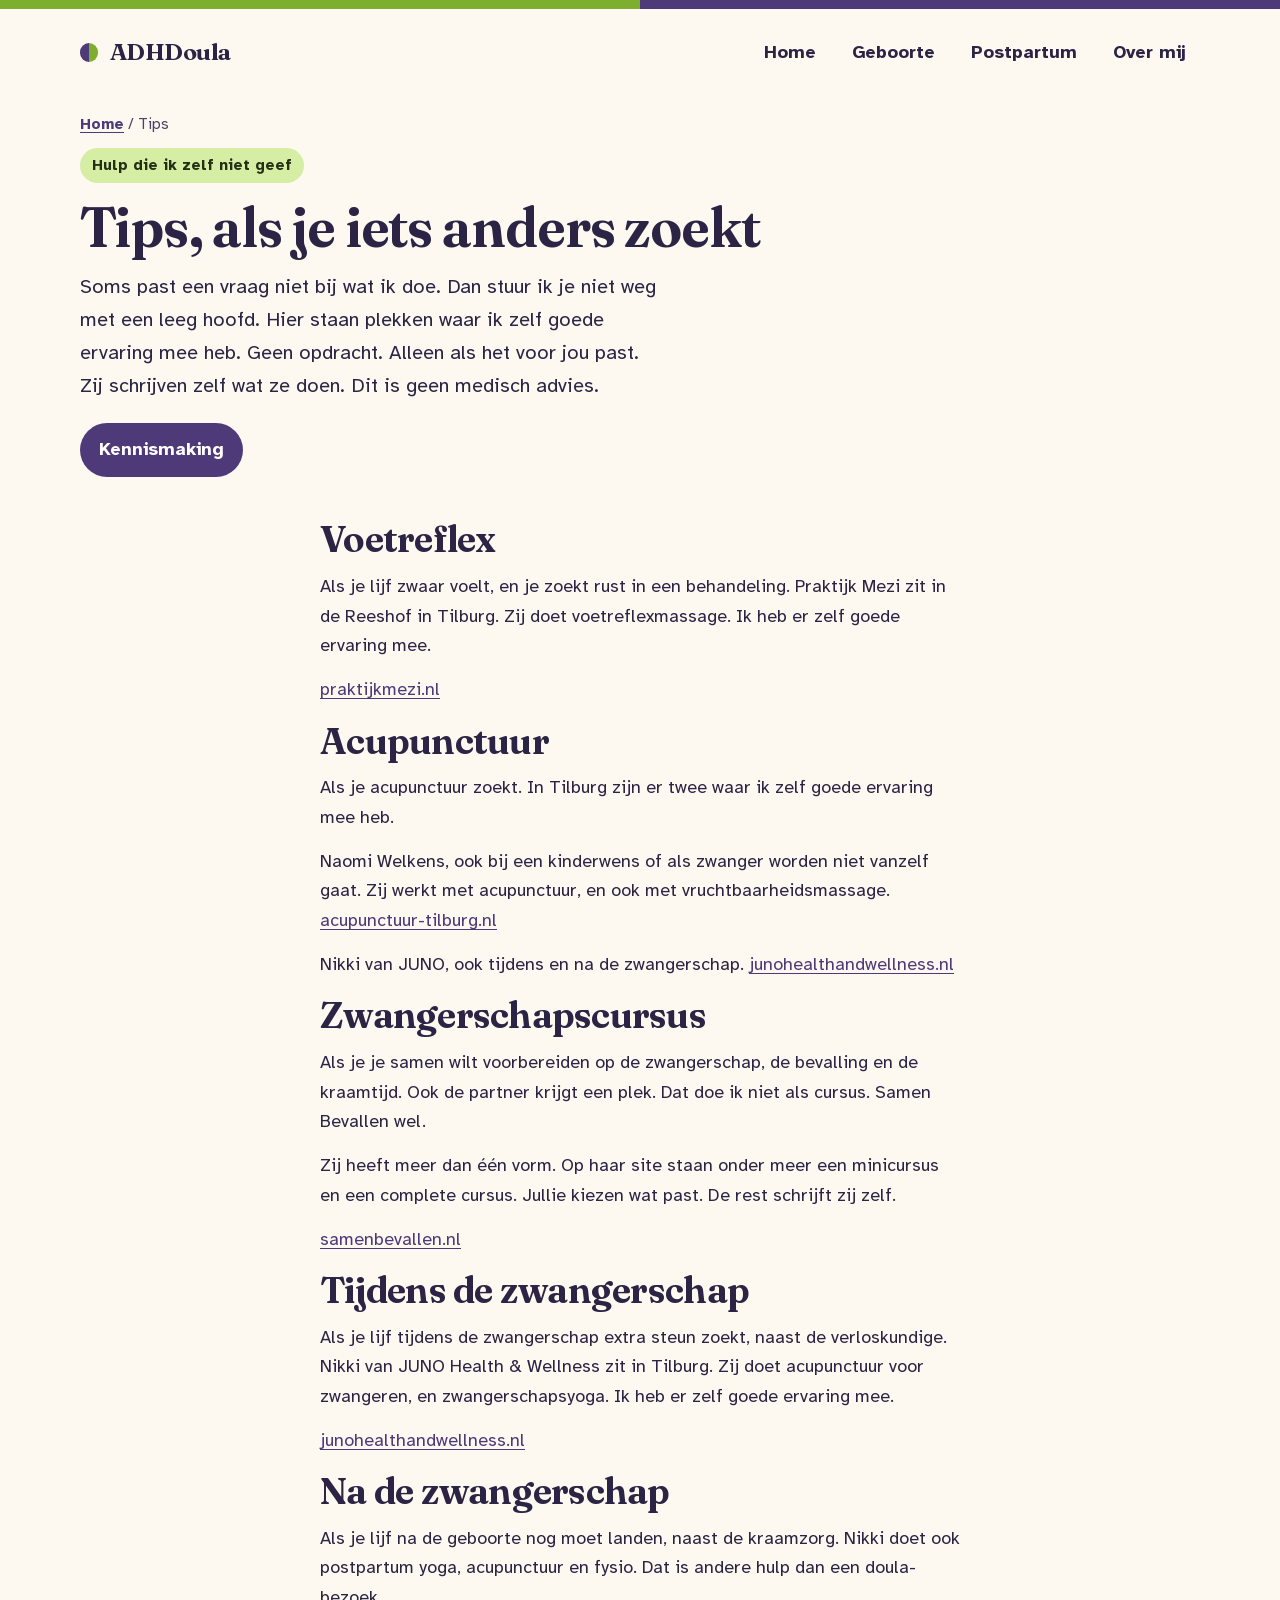
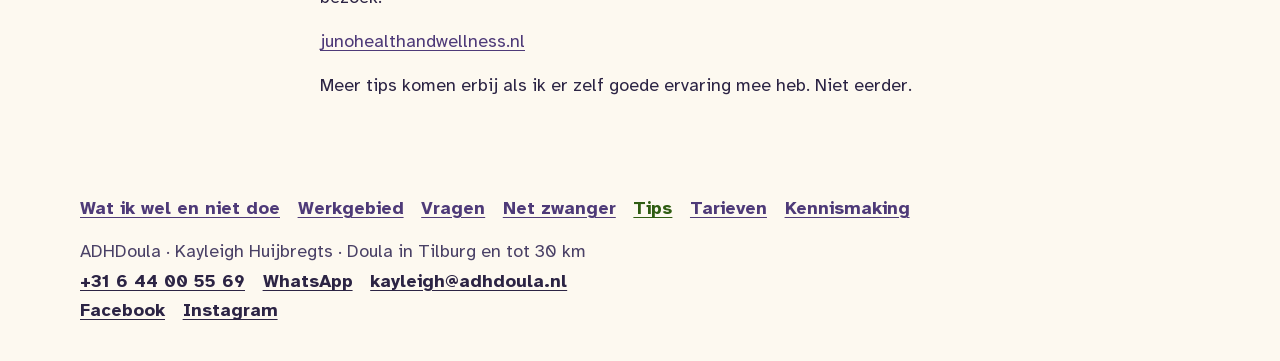
<file: tips.html>
<!DOCTYPE html>
<html lang="nl">
<head>
  <meta charset="utf-8">
  <meta name="viewport" content="width=device-width, initial-scale=1">
  <title>Tips | ADHDoula</title>
  <meta name="description" content="Tips van Kayleigh Huijbregts voor hulp die zij zelf niet geeft. Voetreflex, een zwangerschapscursus, en steun tijdens en na de zwangerschap. Zij heeft er zelf goede ervaring mee.">
  <link rel="icon" href="assets/logo.png" type="image/png">
  <link rel="stylesheet" href="css/styles.css">
  <link rel="canonical" href="https://www.adhdoula.nl/tips.html">
  <link rel="alternate" type="text/markdown" href="https://www.adhdoula.nl/tips.md" title="Markdown">
  <meta property="og:title" content="Tips | ADHDoula">
  <meta property="og:description" content="Tips van Kayleigh Huijbregts voor hulp die zij zelf niet geeft. Zij heeft er zelf goede ervaring mee.">
  <meta property="og:url" content="https://www.adhdoula.nl/tips.html">
  <meta property="og:type" content="website">
  <meta property="og:locale" content="nl_NL">
  <meta property="og:site_name" content="ADHDoula">
  <meta property="og:image" content="https://www.adhdoula.nl/assets/logo.png">
  <meta property="og:image:width" content="1223">
  <meta property="og:image:height" content="748">
  <meta name="twitter:card" content="summary_large_image">
  <meta name="twitter:title" content="Tips | ADHDoula">
  <meta name="twitter:description" content="Tips van Kayleigh Huijbregts voor hulp die zij zelf niet geeft. Zij heeft er zelf goede ervaring mee.">
  <meta name="twitter:image" content="https://www.adhdoula.nl/assets/logo.png">
</head>
<body>
  <a class="skip" href="#inhoud">Ga naar de inhoud</a>
  <header class="site-header wrap">
    <a class="brand" href="index.html">
      <span class="brand-dot" aria-hidden="true"></span>
      ADHDoula
    </a>
    <nav class="nav" aria-label="Hoofdmenu">
      <a href="index.html">Home</a>
      <a href="geboorte.html">Geboorte</a>
      <a href="postpartum.html">Postpartum</a>
      <a href="over-mij.html">Over mij</a>
    </nav>
  </header>

  <main id="inhoud">
    <section class="page-intro wrap">
      <p class="crumbs"><a href="index.html">Home</a> <span aria-hidden="true">/</span> Tips</p>
      <p class="kicker">Hulp die ik zelf niet geef</p>
      <h1>Tips, als je iets anders zoekt</h1>
      <p class="lede">Soms past een vraag niet bij wat ik doe. Dan stuur ik je niet weg met een leeg hoofd. Hier staan plekken waar ik zelf goede ervaring mee heb. Geen opdracht. Alleen als het voor jou past. Zij schrijven zelf wat ze doen. Dit is geen medisch advies.</p>
      <a class="button" href="kennismaking.html">Kennismaking</a>
    </section>

    <section class="band">
      <div class="wrap prose">
        <h2>Voetreflex</h2>
        <p>Als je lijf zwaar voelt, en je zoekt rust in een behandeling. Praktijk Mezi zit in de Reeshof in Tilburg. Zij doet voetreflexmassage. Ik heb er zelf goede ervaring mee.</p>
        <p><a href="https://www.praktijkmezi.nl">praktijkmezi.nl</a></p>

        <h2>Acupunctuur</h2>
        <p>Als je acupunctuur zoekt. In Tilburg zijn er twee waar ik zelf goede ervaring mee heb.</p>
        <p>Naomi Welkens, ook bij een kinderwens of als zwanger worden niet vanzelf gaat. Zij werkt met acupunctuur, en ook met vruchtbaarheidsmassage. <a href="https://www.acupunctuur-tilburg.nl">acupunctuur-tilburg.nl</a></p>
        <p>Nikki van JUNO, ook tijdens en na de zwangerschap. <a href="https://junohealthandwellness.nl">junohealthandwellness.nl</a></p>

        <h2>Zwangerschapscursus</h2>
        <p>Als je je samen wilt voorbereiden op de zwangerschap, de bevalling en de kraamtijd. Ook de partner krijgt een plek. Dat doe ik niet als cursus. Samen Bevallen wel.</p>
        <p>Zij heeft meer dan één vorm. Op haar site staan onder meer een minicursus en een complete cursus. Jullie kiezen wat past. De rest schrijft zij zelf.</p>
        <p><a href="https://www.samenbevallen.nl">samenbevallen.nl</a></p>

        <h2>Tijdens de zwangerschap</h2>
        <p>Als je lijf tijdens de zwangerschap extra steun zoekt, naast de verloskundige. Nikki van JUNO Health & Wellness zit in Tilburg. Zij doet acupunctuur voor zwangeren, en zwangerschapsyoga. Ik heb er zelf goede ervaring mee.</p>
        <p><a href="https://junohealthandwellness.nl">junohealthandwellness.nl</a></p>

        <h2>Na de zwangerschap</h2>
        <p>Als je lijf na de geboorte nog moet landen, naast de kraamzorg. Nikki doet ook postpartum yoga, acupunctuur en fysio. Dat is andere hulp dan een doula-bezoek.</p>
        <p><a href="https://junohealthandwellness.nl">junohealthandwellness.nl</a></p>
        <p>Meer tips komen erbij als ik er zelf goede ervaring mee heb. Niet eerder.</p>
      </div>
    </section>
  </main>

  <footer class="site-footer wrap">
    <nav class="footer-nav" aria-label="Meer over ADHDoula">
      <a href="wel-en-niet.html">Wat ik wel en niet doe</a>
      <a href="werkgebied.html">Werkgebied</a>
      <a href="vragen.html">Vragen</a>
      <a href="net-zwanger.html">Net zwanger</a>
      <a href="tips.html" aria-current="page">Tips</a>
      <a href="tarieven.html">Tarieven</a>
      <a href="kennismaking.html">Kennismaking</a>
    </nav>
    <p>ADHDoula · Kayleigh Huijbregts · Doula in Tilburg en tot 30 km</p>
    <p class="footer-contact"><a href="tel:+31644005569">+31 6 44 00 55 69</a><a href="https://wa.me/31644005569">WhatsApp</a><a href="mailto:kayleigh@adhdoula.nl">kayleigh@adhdoula.nl</a></p>
    <p class="footer-contact"><a rel="me" href="https://www.facebook.com/p/ADHDoula-61594809255128/">Facebook</a><a rel="me" href="https://www.instagram.com/adhdoula_/">Instagram</a></p>
  </footer>
</body>
</html>
</file>
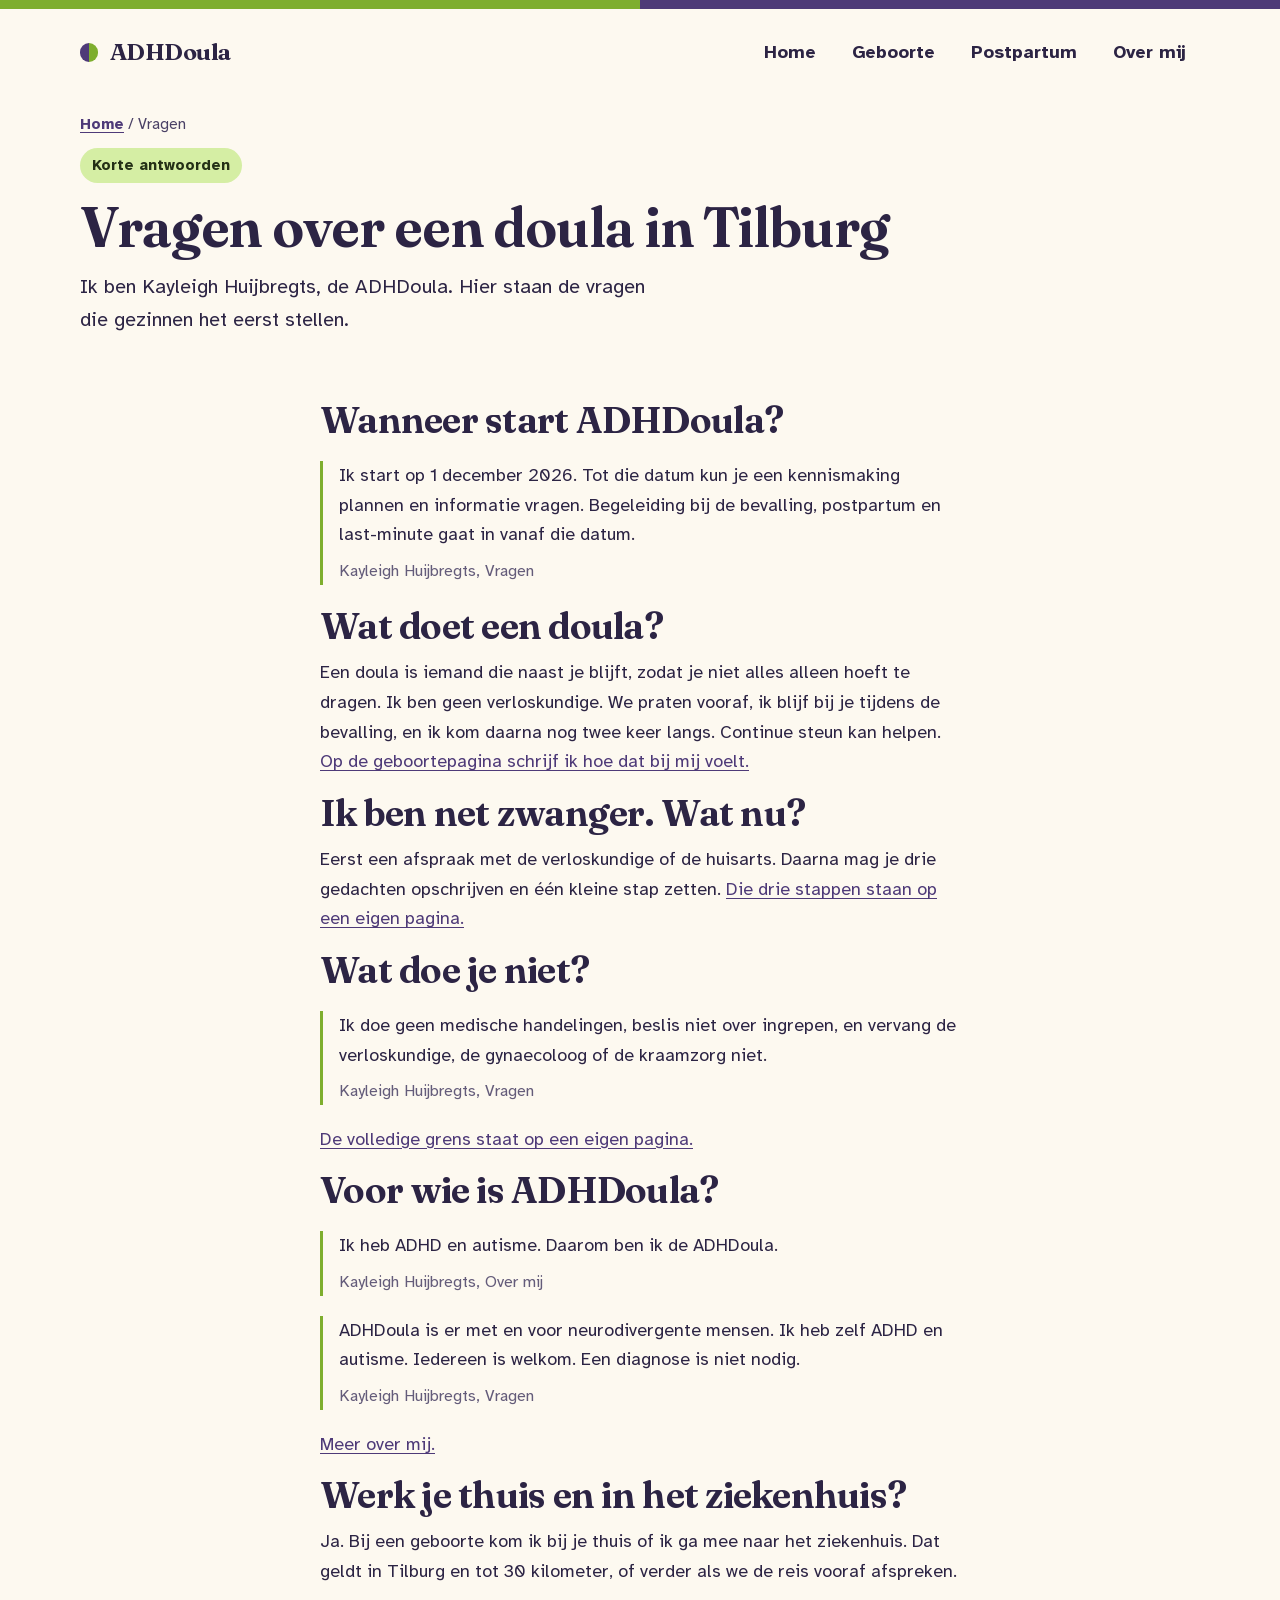
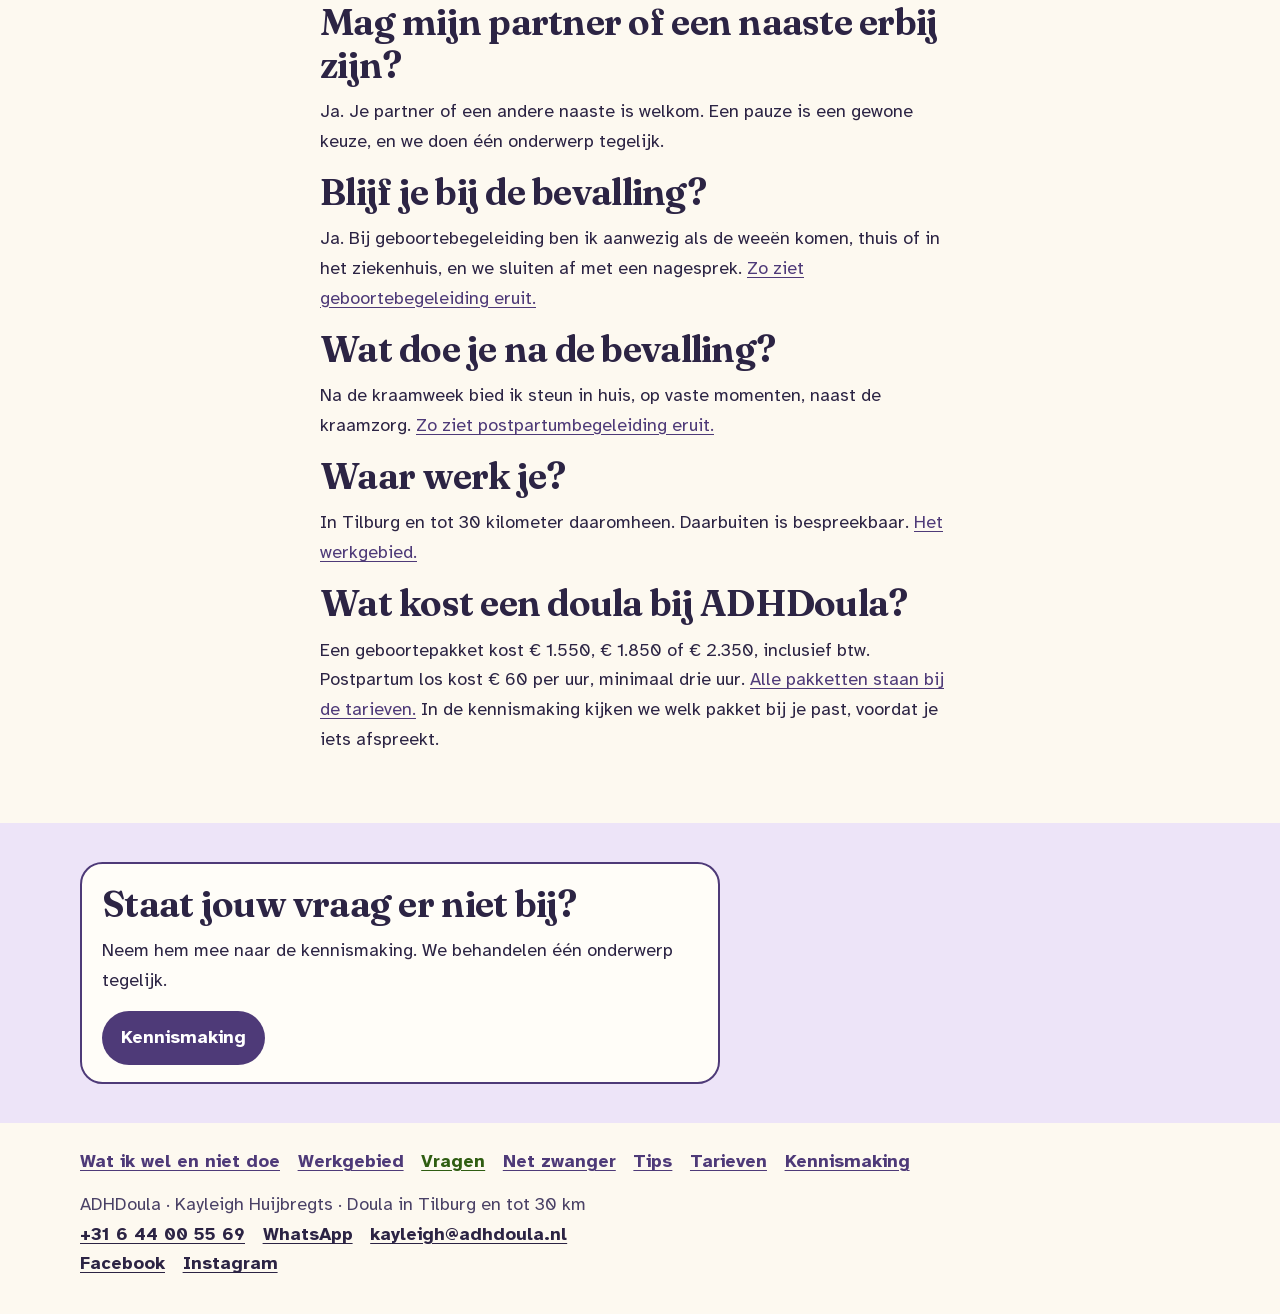
<file: vragen.html>
<!DOCTYPE html>
<html lang="nl">
<head>
  <meta charset="utf-8">
  <meta name="viewport" content="width=device-width, initial-scale=1">
  <title>Vragen over een doula in Tilburg | ADHDoula</title>
  <meta name="description" content="Antwoorden van Kayleigh Huijbregts over doula-begeleiding in Tilburg: wat een doula doet, voor wie ADHDoula is, en hoe een kennismaking gaat.">
  <link rel="icon" href="assets/logo.png" type="image/png">
  <link rel="stylesheet" href="css/styles.css">
  <link rel="canonical" href="https://www.adhdoula.nl/vragen.html">
  <link rel="alternate" type="text/markdown" href="https://www.adhdoula.nl/vragen.md" title="Markdown">
  <meta property="og:title" content="Vragen over een doula in Tilburg | ADHDoula">
  <meta property="og:description" content="Antwoorden van Kayleigh Huijbregts over doula-begeleiding in Tilburg: wat een doula doet, voor wie ADHDoula is, en hoe een kennismaking gaat.">
  <meta property="og:url" content="https://www.adhdoula.nl/vragen.html">
  <meta property="og:type" content="website">
  <meta property="og:locale" content="nl_NL">
  <meta property="og:site_name" content="ADHDoula">
  <meta property="og:image" content="https://www.adhdoula.nl/assets/logo.png">
  <meta property="og:image:width" content="1223">
  <meta property="og:image:height" content="748">
  <meta name="twitter:card" content="summary_large_image">
  <meta name="twitter:title" content="Vragen over een doula in Tilburg | ADHDoula">
  <meta name="twitter:description" content="Antwoorden van Kayleigh Huijbregts over doula-begeleiding in Tilburg: wat een doula doet, voor wie ADHDoula is, en hoe een kennismaking gaat.">
  <meta name="twitter:image" content="https://www.adhdoula.nl/assets/logo.png">
  <script type="application/ld+json">
  {
    "@context": "https://schema.org",
    "@graph": [
      {
        "@type": "BreadcrumbList",
        "itemListElement": [
          { "@type": "ListItem", "position": 1, "name": "Home", "item": "https://www.adhdoula.nl/" },
          { "@type": "ListItem", "position": 2, "name": "Vragen", "item": "https://www.adhdoula.nl/vragen.html" }
        ]
      },
      {
        "@type": "FAQPage",
        "mainEntity": [
          {
            "@type": "Question",
            "name": "Wanneer start ADHDoula?",
            "acceptedAnswer": {
              "@type": "Answer",
              "text": "Ik start op 1 december 2026. Tot die datum kun je een kennismaking plannen en informatie vragen. Begeleiding bij de bevalling, postpartum en last-minute gaat in vanaf die datum."
            }
          },
          {
            "@type": "Question",
            "name": "Wat doet een doula?",
            "acceptedAnswer": {
              "@type": "Answer",
              "text": "Een doula is iemand die naast je blijft, zodat je niet alles alleen hoeft te dragen. Ik ben geen verloskundige. We praten vooraf, ik blijf bij je tijdens de bevalling, en ik kom daarna nog twee keer langs. Continue steun kan helpen."
            }
          },
          {
            "@type": "Question",
            "name": "Ik ben net zwanger. Wat nu?",
            "acceptedAnswer": {
              "@type": "Answer",
              "text": "Eerst een afspraak met de verloskundige of de huisarts. Daarna mag je drie gedachten opschrijven en één kleine stap zetten. Die drie stappen staan op een eigen pagina."
            }
          },
          {
            "@type": "Question",
            "name": "Wat doe je niet?",
            "acceptedAnswer": {
              "@type": "Answer",
              "text": "Ik doe geen medische handelingen, beslis niet over ingrepen, en vervang de verloskundige, de gynaecoloog of de kraamzorg niet. De volledige grens staat op een eigen pagina."
            }
          },
          {
            "@type": "Question",
            "name": "Voor wie is ADHDoula?",
            "acceptedAnswer": {
              "@type": "Answer",
              "text": "Ik heb ADHD en autisme. Daarom ben ik de ADHDoula. ADHDoula is er met en voor neurodivergente mensen. Ik heb zelf ADHD en autisme. Iedereen is welkom. Een diagnose is niet nodig."
            }
          },
          {
            "@type": "Question",
            "name": "Werk je thuis en in het ziekenhuis?",
            "acceptedAnswer": {
              "@type": "Answer",
              "text": "Ja. Bij een geboorte kom ik bij je thuis of ik ga mee naar het ziekenhuis. Dat geldt in Tilburg en tot 30 kilometer, of verder als we de reis vooraf afspreken."
            }
          },
          {
            "@type": "Question",
            "name": "Mag mijn partner of een naaste erbij zijn?",
            "acceptedAnswer": {
              "@type": "Answer",
              "text": "Ja. Je partner of een andere naaste is welkom. Een pauze is een gewone keuze, en we doen één onderwerp tegelijk."
            }
          },
          {
            "@type": "Question",
            "name": "Blijf je bij de bevalling?",
            "acceptedAnswer": {
              "@type": "Answer",
              "text": "Ja. Bij geboortebegeleiding ben ik aanwezig als de weeën komen, thuis of in het ziekenhuis, en we sluiten af met een nagesprek."
            }
          },
          {
            "@type": "Question",
            "name": "Wat doe je na de bevalling?",
            "acceptedAnswer": {
              "@type": "Answer",
              "text": "Na de kraamweek bied ik steun in huis, op vaste momenten, naast de kraamzorg."
            }
          },
          {
            "@type": "Question",
            "name": "Waar werk je?",
            "acceptedAnswer": {
              "@type": "Answer",
              "text": "In Tilburg en tot 30 kilometer daaromheen. Daarbuiten is bespreekbaar."
            }
          },
          {
            "@type": "Question",
            "name": "Wat kost een doula bij ADHDoula?",
            "acceptedAnswer": {
              "@type": "Answer",
              "text": "Een geboortepakket kost € 1.550, € 1.850 of € 2.350, inclusief btw. Postpartum los kost € 60 per uur, minimaal drie uur. Alle pakketten staan bij de tarieven. In de kennismaking kijken we welk pakket bij je past, voordat je iets afspreekt."
            }
          }
        ]
      }
    ]
  }
  </script>
</head>
<body>
  <a class="skip" href="#inhoud">Ga naar de inhoud</a>
  <header class="site-header wrap">
    <a class="brand" href="index.html">
      <span class="brand-dot" aria-hidden="true"></span>
      ADHDoula
    </a>
    <nav class="nav" aria-label="Hoofdmenu">
      <a href="index.html">Home</a>
      <a href="geboorte.html">Geboorte</a>
      <a href="postpartum.html">Postpartum</a>
      <a href="over-mij.html">Over mij</a>
    </nav>
  </header>

  <main id="inhoud">
    <section class="page-intro wrap">
      <p class="crumbs"><a href="index.html">Home</a> <span aria-hidden="true">/</span> Vragen</p>
      <p class="kicker">Korte antwoorden</p>
      <h1>Vragen over een doula in Tilburg</h1>
      <p class="lede">Ik ben Kayleigh Huijbregts, de ADHDoula. Hier staan de vragen die gezinnen het eerst stellen.</p>
    </section>

    <section class="band">
      <div class="wrap prose">
        <h2>Wanneer start ADHDoula?</h2>
        <blockquote class="cite-block">
          <p>Ik start op 1 december 2026. Tot die datum kun je een kennismaking plannen en informatie vragen. Begeleiding bij de bevalling, postpartum en last-minute gaat in vanaf die datum.</p>
          <footer><cite>Kayleigh Huijbregts, Vragen</cite></footer>
        </blockquote>

        <h2>Wat doet een doula?</h2>
        <p>Een doula is iemand die naast je blijft, zodat je niet alles alleen hoeft te dragen. Ik ben geen verloskundige. We praten vooraf, ik blijf bij je tijdens de bevalling, en ik kom daarna nog twee keer langs. Continue steun kan helpen. <a href="geboorte.html">Op de geboortepagina schrijf ik hoe dat bij mij voelt.</a></p>

        <h2>Ik ben net zwanger. Wat nu?</h2>
        <p>Eerst een afspraak met de verloskundige of de huisarts. Daarna mag je drie gedachten opschrijven en één kleine stap zetten. <a href="net-zwanger.html">Die drie stappen staan op een eigen pagina.</a></p>

        <h2>Wat doe je niet?</h2>
        <blockquote class="cite-block">
          <p>Ik doe geen medische handelingen, beslis niet over ingrepen, en vervang de verloskundige, de gynaecoloog of de kraamzorg niet.</p>
          <footer><cite>Kayleigh Huijbregts, Vragen</cite></footer>
        </blockquote>
        <p><a href="wel-en-niet.html">De volledige grens staat op een eigen pagina.</a></p>

        <h2>Voor wie is ADHDoula?</h2>
        <blockquote class="cite-block">
          <p>Ik heb ADHD en autisme. Daarom ben ik de ADHDoula.</p>
          <footer><cite>Kayleigh Huijbregts, Over mij</cite></footer>
        </blockquote>
        <blockquote class="cite-block">
          <p>ADHDoula is er met en voor neurodivergente mensen. Ik heb zelf ADHD en autisme. Iedereen is welkom. Een diagnose is niet nodig.</p>
          <footer><cite>Kayleigh Huijbregts, Vragen</cite></footer>
        </blockquote>
        <p><a href="over-mij.html">Meer over mij.</a></p>

        <h2>Werk je thuis en in het ziekenhuis?</h2>
        <p>Ja. Bij een geboorte kom ik bij je thuis of ik ga mee naar het ziekenhuis. Dat geldt in Tilburg en tot 30 kilometer, of verder als we de reis vooraf afspreken.</p>

        <h2>Mag mijn partner of een naaste erbij zijn?</h2>
        <p>Ja. Je partner of een andere naaste is welkom. Een pauze is een gewone keuze, en we doen één onderwerp tegelijk.</p>

        <h2>Blijf je bij de bevalling?</h2>
        <p>Ja. Bij geboortebegeleiding ben ik aanwezig als de weeën komen, thuis of in het ziekenhuis, en we sluiten af met een nagesprek. <a href="geboorte.html">Zo ziet geboortebegeleiding eruit.</a></p>

        <h2>Wat doe je na de bevalling?</h2>
        <p>Na de kraamweek bied ik steun in huis, op vaste momenten, naast de kraamzorg. <a href="postpartum.html">Zo ziet postpartumbegeleiding eruit.</a></p>

        <h2>Waar werk je?</h2>
        <p>In Tilburg en tot 30 kilometer daaromheen. Daarbuiten is bespreekbaar. <a href="werkgebied.html">Het werkgebied.</a></p>

        <h2>Wat kost een doula bij ADHDoula?</h2>
        <p>Een geboortepakket kost € 1.550, € 1.850 of € 2.350, inclusief btw. Postpartum los kost € 60 per uur, minimaal drie uur. <a href="tarieven.html">Alle pakketten staan bij de tarieven.</a> In de kennismaking kijken we welk pakket bij je past, voordat je iets afspreekt.</p>
      </div>
    </section>

    <section class="band band-purple">
      <div class="wrap">
        <div class="note">
          <h2>Staat jouw vraag er niet bij?</h2>
          <p>Neem hem mee naar de kennismaking. We behandelen één onderwerp tegelijk.</p>
          <p><a class="button" href="kennismaking.html">Kennismaking</a></p>
        </div>
      </div>
    </section>
  </main>

  <footer class="site-footer wrap">
    <nav class="footer-nav" aria-label="Meer over ADHDoula">
      <a href="wel-en-niet.html">Wat ik wel en niet doe</a>
      <a href="werkgebied.html">Werkgebied</a>
      <a href="vragen.html" aria-current="page">Vragen</a>
      <a href="net-zwanger.html">Net zwanger</a>
      <a href="tips.html">Tips</a>
      <a href="tarieven.html">Tarieven</a>
      <a href="kennismaking.html">Kennismaking</a>
    </nav>
    <p>ADHDoula · Kayleigh Huijbregts · Doula in Tilburg en tot 30 km</p>
    <p class="footer-contact"><a href="tel:+31644005569">+31 6 44 00 55 69</a><a href="https://wa.me/31644005569">WhatsApp</a><a href="mailto:kayleigh@adhdoula.nl">kayleigh@adhdoula.nl</a></p>
    <p class="footer-contact"><a rel="me" href="https://www.facebook.com/p/ADHDoula-61594809255128/">Facebook</a><a rel="me" href="https://www.instagram.com/adhdoula_/">Instagram</a></p>
  </footer>
</body>
</html>
</file>
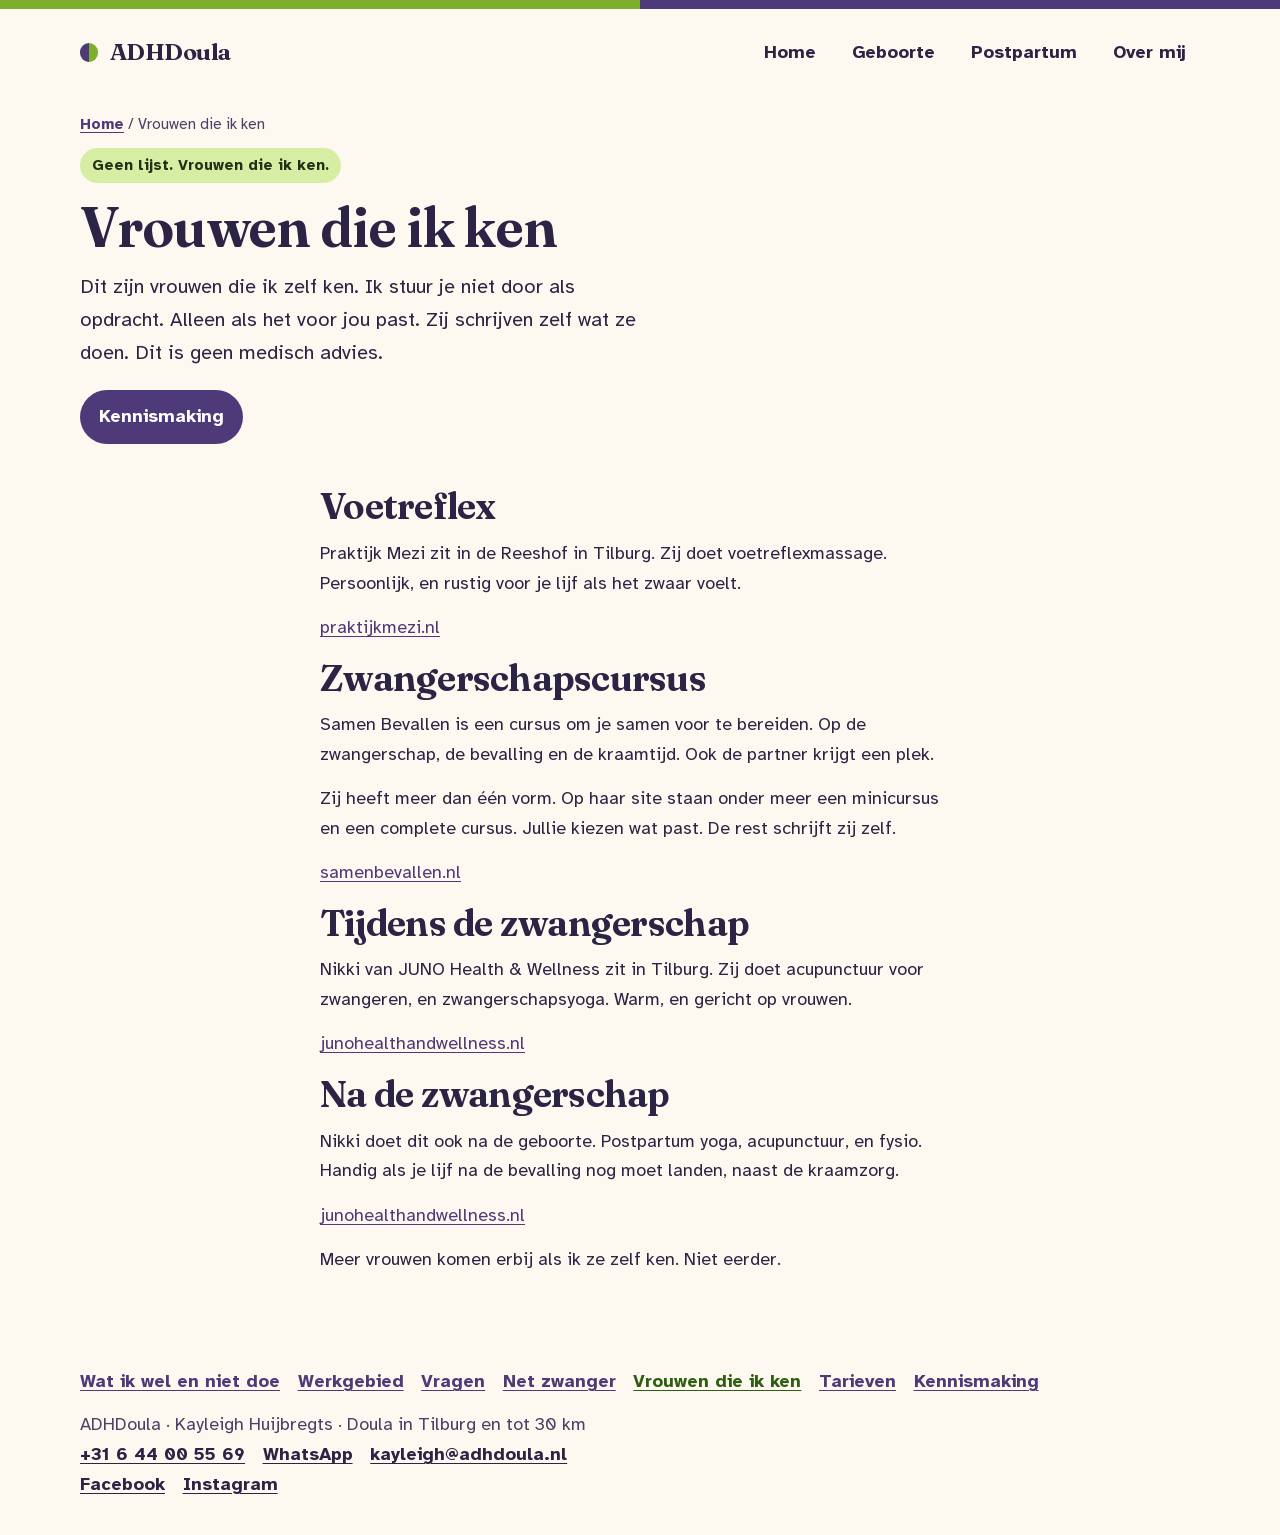
<file: vrouwen-die-ik-ken.html>
<!DOCTYPE html>
<html lang="nl">
<head>
  <meta charset="utf-8">
  <meta name="viewport" content="width=device-width, initial-scale=1">
  <title>Vrouwen die ik ken | ADHDoula</title>
  <meta name="description" content="Kayleigh Huijbregts deelt vrouwen die zij kent: voetreflex, een zwangerschapscursus, en steun tijdens en na de zwangerschap.">
  <link rel="icon" href="assets/logo.png" type="image/png">
  <link rel="stylesheet" href="css/styles.css">
  <link rel="canonical" href="https://www.adhdoula.nl/vrouwen-die-ik-ken.html">
  <link rel="alternate" type="text/markdown" href="https://www.adhdoula.nl/vrouwen-die-ik-ken.md" title="Markdown">
  <meta property="og:title" content="Vrouwen die ik ken | ADHDoula">
  <meta property="og:description" content="Kayleigh Huijbregts deelt vrouwen die zij kent: voetreflex, een zwangerschapscursus, en steun tijdens en na de zwangerschap.">
  <meta property="og:url" content="https://www.adhdoula.nl/vrouwen-die-ik-ken.html">
  <meta property="og:type" content="website">
  <meta property="og:locale" content="nl_NL">
  <meta property="og:site_name" content="ADHDoula">
  <meta property="og:image" content="https://www.adhdoula.nl/assets/logo.png">
  <meta property="og:image:width" content="1223">
  <meta property="og:image:height" content="748">
  <meta name="twitter:card" content="summary_large_image">
  <meta name="twitter:title" content="Vrouwen die ik ken | ADHDoula">
  <meta name="twitter:description" content="Kayleigh Huijbregts deelt vrouwen die zij kent: voetreflex, een zwangerschapscursus, en steun tijdens en na de zwangerschap.">
  <meta name="twitter:image" content="https://www.adhdoula.nl/assets/logo.png">
</head>
<body>
  <a class="skip" href="#inhoud">Ga naar de inhoud</a>
  <header class="site-header wrap">
    <a class="brand" href="index.html">
      <span class="brand-dot" aria-hidden="true"></span>
      ADHDoula
    </a>
    <nav class="nav" aria-label="Hoofdmenu">
      <a href="index.html">Home</a>
      <a href="geboorte.html">Geboorte</a>
      <a href="postpartum.html">Postpartum</a>
      <a href="over-mij.html">Over mij</a>
    </nav>
  </header>

  <main id="inhoud">
    <section class="page-intro wrap">
      <p class="crumbs"><a href="index.html">Home</a> <span aria-hidden="true">/</span> Vrouwen die ik ken</p>
      <p class="kicker">Geen lijst. Vrouwen die ik ken.</p>
      <h1>Vrouwen die ik ken</h1>
      <p class="lede">Dit zijn vrouwen die ik zelf ken. Ik stuur je niet door als opdracht. Alleen als het voor jou past. Zij schrijven zelf wat ze doen. Dit is geen medisch advies.</p>
      <a class="button" href="kennismaking.html">Kennismaking</a>
    </section>

    <section class="band">
      <div class="wrap prose">
        <h2>Voetreflex</h2>
        <p>Praktijk Mezi zit in de Reeshof in Tilburg. Zij doet voetreflexmassage. Persoonlijk, en rustig voor je lijf als het zwaar voelt.</p>
        <p><a href="https://www.praktijkmezi.nl">praktijkmezi.nl</a></p>

        <h2>Zwangerschapscursus</h2>
        <p>Samen Bevallen is een cursus om je samen voor te bereiden. Op de zwangerschap, de bevalling en de kraamtijd. Ook de partner krijgt een plek.</p>
        <p>Zij heeft meer dan één vorm. Op haar site staan onder meer een minicursus en een complete cursus. Jullie kiezen wat past. De rest schrijft zij zelf.</p>
        <p><a href="https://www.samenbevallen.nl">samenbevallen.nl</a></p>

        <h2>Tijdens de zwangerschap</h2>
        <p>Nikki van JUNO Health & Wellness zit in Tilburg. Zij doet acupunctuur voor zwangeren, en zwangerschapsyoga. Warm, en gericht op vrouwen.</p>
        <p><a href="https://junohealthandwellness.nl">junohealthandwellness.nl</a></p>

        <h2>Na de zwangerschap</h2>
        <p>Nikki doet dit ook na de geboorte. Postpartum yoga, acupunctuur, en fysio. Handig als je lijf na de bevalling nog moet landen, naast de kraamzorg.</p>
        <p><a href="https://junohealthandwellness.nl">junohealthandwellness.nl</a></p>
        <p>Meer vrouwen komen erbij als ik ze zelf ken. Niet eerder.</p>
      </div>
    </section>
  </main>

  <footer class="site-footer wrap">
    <nav class="footer-nav" aria-label="Meer over ADHDoula">
      <a href="wel-en-niet.html">Wat ik wel en niet doe</a>
      <a href="werkgebied.html">Werkgebied</a>
      <a href="vragen.html">Vragen</a>
      <a href="net-zwanger.html">Net zwanger</a>
      <a href="vrouwen-die-ik-ken.html" aria-current="page">Vrouwen die ik ken</a>
      <a href="tarieven.html">Tarieven</a>
      <a href="kennismaking.html">Kennismaking</a>
    </nav>
    <p>ADHDoula · Kayleigh Huijbregts · Doula in Tilburg en tot 30 km</p>
    <p class="footer-contact"><a href="tel:+31644005569">+31 6 44 00 55 69</a><a href="https://wa.me/31644005569">WhatsApp</a><a href="mailto:kayleigh@adhdoula.nl">kayleigh@adhdoula.nl</a></p>
    <p class="footer-contact"><a rel="me" href="https://www.facebook.com/p/ADHDoula-61594809255128/">Facebook</a><a rel="me" href="https://www.instagram.com/adhdoula_/">Instagram</a></p>
  </footer>
</body>
</html>
</file>
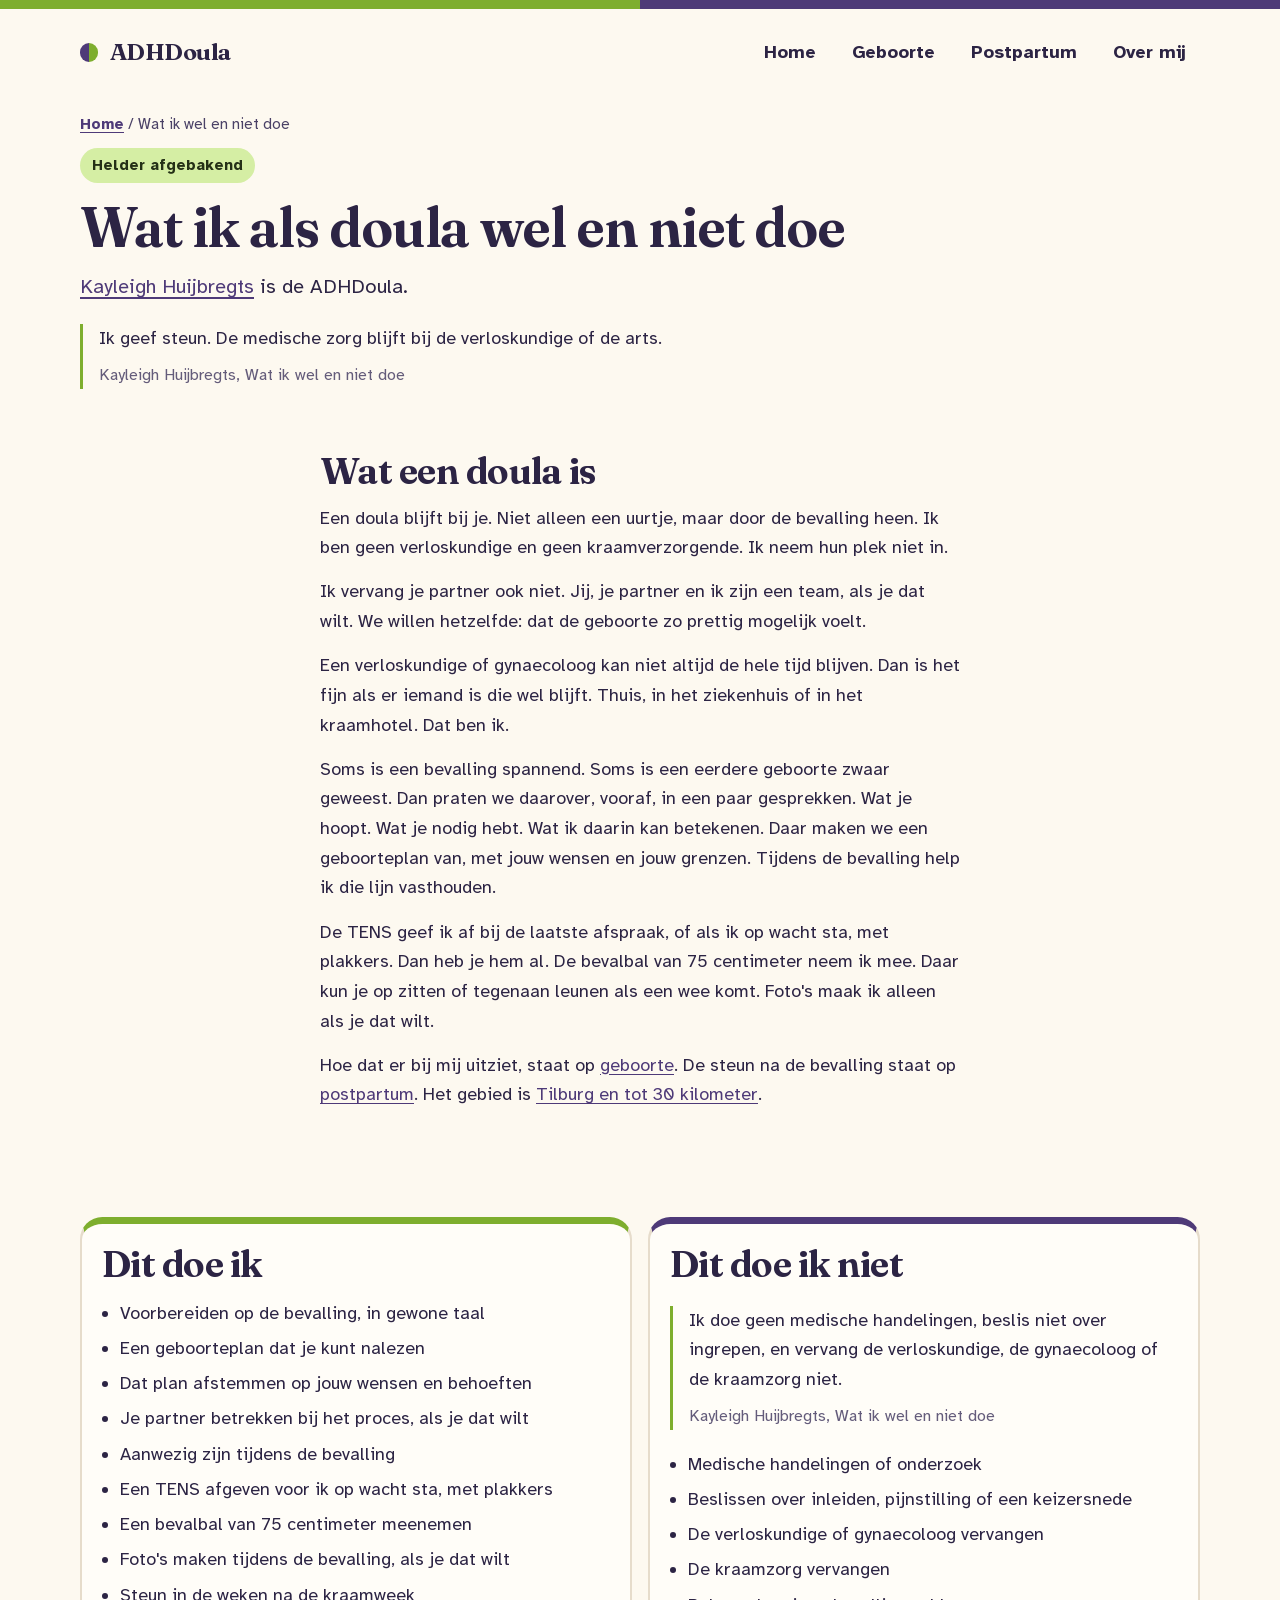
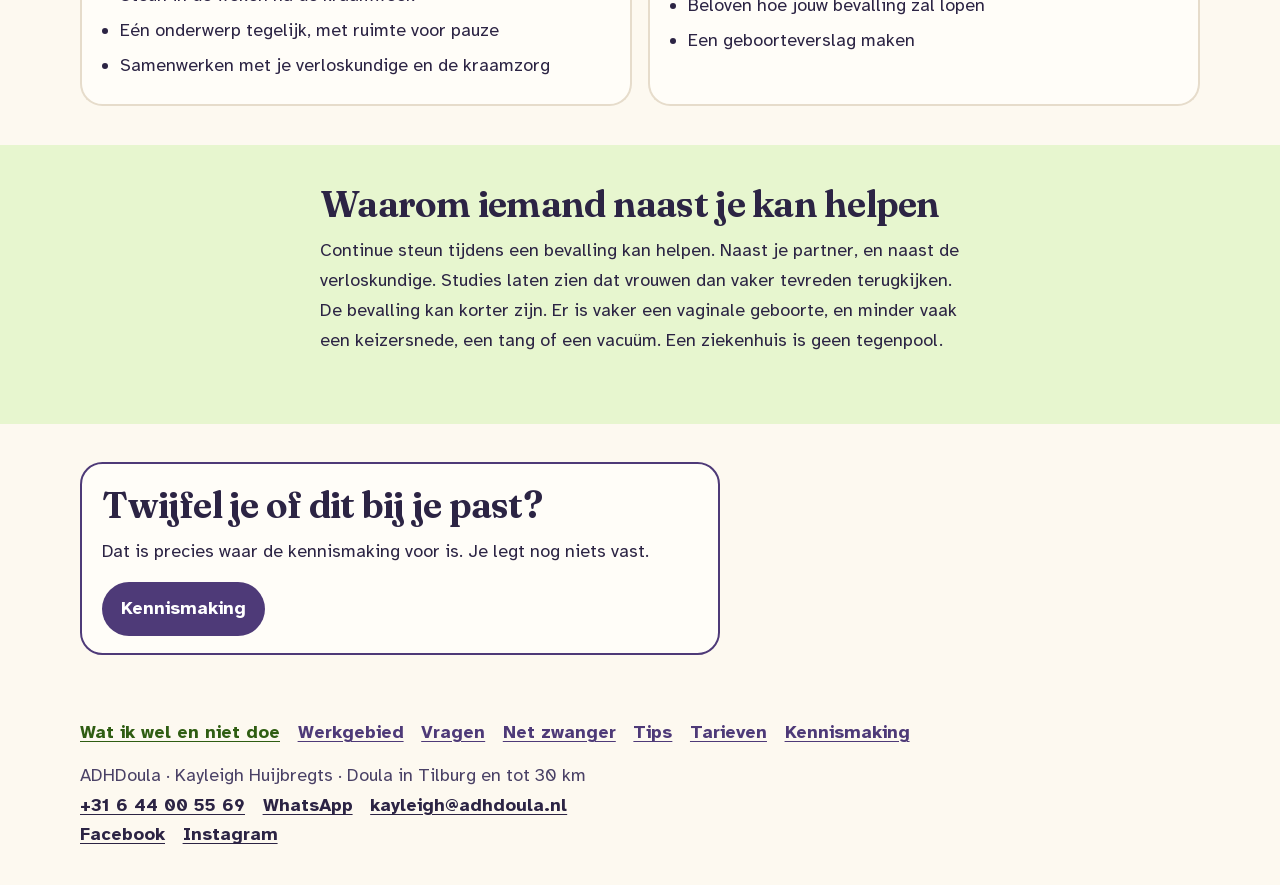
<file: wel-en-niet.html>
<!DOCTYPE html>
<html lang="nl">
<head>
  <meta charset="utf-8">
  <meta name="viewport" content="width=device-width, initial-scale=1">
  <title>Wat ik als doula wel en niet doe | ADHDoula Tilburg</title>
  <meta name="description" content="ADHDoula geeft steun bij geboorte en postpartum in Tilburg. Kayleigh doet geen medische zorg en vervangt de verloskundige of kraamzorg niet.">
  <link rel="icon" href="assets/logo.png" type="image/png">
  <link rel="stylesheet" href="css/styles.css">
  <link rel="canonical" href="https://www.adhdoula.nl/wel-en-niet.html">
  <link rel="alternate" type="text/markdown" href="https://www.adhdoula.nl/wel-en-niet.md" title="Markdown">
  <meta property="og:title" content="Wat ik als doula wel en niet doe | ADHDoula Tilburg">
  <meta property="og:description" content="ADHDoula geeft steun bij geboorte en postpartum in Tilburg. Kayleigh doet geen medische zorg en vervangt de verloskundige of kraamzorg niet.">
  <meta property="og:url" content="https://www.adhdoula.nl/wel-en-niet.html">
  <meta property="og:type" content="website">
  <meta property="og:locale" content="nl_NL">
  <meta property="og:site_name" content="ADHDoula">
  <meta property="og:image" content="https://www.adhdoula.nl/assets/logo.png">
  <meta property="og:image:width" content="1223">
  <meta property="og:image:height" content="748">
  <meta name="twitter:card" content="summary_large_image">
  <meta name="twitter:title" content="Wat ik als doula wel en niet doe | ADHDoula Tilburg">
  <meta name="twitter:description" content="ADHDoula geeft steun bij geboorte en postpartum in Tilburg. Kayleigh doet geen medische zorg en vervangt de verloskundige of kraamzorg niet.">
  <meta name="twitter:image" content="https://www.adhdoula.nl/assets/logo.png">
  <script type="application/ld+json">
  {
    "@context": "https://schema.org",
    "@type": "BreadcrumbList",
    "itemListElement": [
      { "@type": "ListItem", "position": 1, "name": "Home", "item": "https://www.adhdoula.nl/" },
      { "@type": "ListItem", "position": 2, "name": "Wat ik wel en niet doe", "item": "https://www.adhdoula.nl/wel-en-niet.html" }
    ]
  }
  </script>
</head>
<body>
  <a class="skip" href="#inhoud">Ga naar de inhoud</a>
  <header class="site-header wrap">
    <a class="brand" href="index.html">
      <span class="brand-dot" aria-hidden="true"></span>
      ADHDoula
    </a>
    <nav class="nav" aria-label="Hoofdmenu">
      <a href="index.html">Home</a>
      <a href="geboorte.html">Geboorte</a>
      <a href="postpartum.html">Postpartum</a>
      <a href="over-mij.html">Over mij</a>
    </nav>
  </header>

  <main id="inhoud">
    <section class="page-intro wrap">
      <p class="crumbs"><a href="index.html">Home</a> <span aria-hidden="true">/</span> Wat ik wel en niet doe</p>
      <p class="kicker">Helder afgebakend</p>
      <h1>Wat ik als doula wel en niet doe</h1>
      <p class="lede"><a href="over-mij.html">Kayleigh Huijbregts</a> is de ADHDoula.</p>
      <blockquote class="cite-block">
        <p>Ik geef steun. De medische zorg blijft bij de verloskundige of de arts.</p>
        <footer><cite>Kayleigh Huijbregts, Wat ik wel en niet doe</cite></footer>
      </blockquote>
    </section>

    <section class="band">
      <div class="wrap prose">
        <h2>Wat een doula is</h2>
        <p>Een doula blijft bij je. Niet alleen een uurtje, maar door de bevalling heen. Ik ben geen verloskundige en geen kraamverzorgende. Ik neem hun plek niet in.</p>
        <p>Ik vervang je partner ook niet. Jij, je partner en ik zijn een team, als je dat wilt. We willen hetzelfde: dat de geboorte zo prettig mogelijk voelt.</p>
        <p>Een verloskundige of gynaecoloog kan niet altijd de hele tijd blijven. Dan is het fijn als er iemand is die wel blijft. Thuis, in het ziekenhuis of in het kraamhotel. Dat ben ik.</p>
        <p>Soms is een bevalling spannend. Soms is een eerdere geboorte zwaar geweest. Dan praten we daarover, vooraf, in een paar gesprekken. Wat je hoopt. Wat je nodig hebt. Wat ik daarin kan betekenen. Daar maken we een geboorteplan van, met jouw wensen en jouw grenzen. Tijdens de bevalling help ik die lijn vasthouden.</p>
        <p>De TENS geef ik af bij de laatste afspraak, of als ik op wacht sta, met plakkers. Dan heb je hem al. De bevalbal van 75 centimeter neem ik mee. Daar kun je op zitten of tegenaan leunen als een wee komt. Foto's maak ik alleen als je dat wilt.</p>
        <p>Hoe dat er bij mij uitziet, staat op <a href="geboorte.html">geboorte</a>. De steun na de bevalling staat op <a href="postpartum.html">postpartum</a>. Het gebied is <a href="werkgebied.html">Tilburg en tot 30 kilometer</a>.</p>
      </div>
    </section>

    <section class="band">
      <div class="wrap">
        <div class="services">
          <article class="service">
            <h2>Dit doe ik</h2>
            <ul>
              <li>Voorbereiden op de bevalling, in gewone taal</li>
              <li>Een geboorteplan dat je kunt nalezen</li>
              <li>Dat plan afstemmen op jouw wensen en behoeften</li>
              <li>Je partner betrekken bij het proces, als je dat wilt</li>
              <li>Aanwezig zijn tijdens de bevalling</li>
              <li>Een TENS afgeven voor ik op wacht sta, met plakkers</li>
              <li>Een bevalbal van 75 centimeter meenemen</li>
              <li>Foto's maken tijdens de bevalling, als je dat wilt</li>
              <li>Steun in de weken na de kraamweek</li>
              <li>Eén onderwerp tegelijk, met ruimte voor pauze</li>
              <li>Samenwerken met je verloskundige en de kraamzorg</li>
            </ul>
          </article>
          <article class="service service-postpartum">
            <h2>Dit doe ik niet</h2>
            <blockquote class="cite-block">
              <p>Ik doe geen medische handelingen, beslis niet over ingrepen, en vervang de verloskundige, de gynaecoloog of de kraamzorg niet.</p>
              <footer><cite>Kayleigh Huijbregts, Wat ik wel en niet doe</cite></footer>
            </blockquote>
            <ul>
              <li>Medische handelingen of onderzoek</li>
              <li>Beslissen over inleiden, pijnstilling of een keizersnede</li>
              <li>De verloskundige of gynaecoloog vervangen</li>
              <li>De kraamzorg vervangen</li>
              <li>Beloven hoe jouw bevalling zal lopen</li>
              <li>Een geboorteverslag maken</li>
            </ul>
          </article>
        </div>
      </div>
    </section>

    <section class="band band-apple">
      <div class="wrap prose">
        <h2>Waarom iemand naast je kan helpen</h2>
        <p>Continue steun tijdens een bevalling kan helpen. Naast je partner, en naast de verloskundige. Studies laten zien dat vrouwen dan vaker tevreden terugkijken. De bevalling kan korter zijn. Er is vaker een vaginale geboorte, en minder vaak een keizersnede, een tang of een vacuüm. Een ziekenhuis is geen tegenpool.</p>
      </div>
    </section>

    <section class="band">
      <div class="wrap">
        <div class="note">
          <h2>Twijfel je of dit bij je past?</h2>
          <p>Dat is precies waar de kennismaking voor is. Je legt nog niets vast.</p>
          <p><a class="button" href="kennismaking.html">Kennismaking</a></p>
        </div>
      </div>
    </section>
  </main>

  <footer class="site-footer wrap">
    <nav class="footer-nav" aria-label="Meer over ADHDoula">
      <a href="wel-en-niet.html" aria-current="page">Wat ik wel en niet doe</a>
      <a href="werkgebied.html">Werkgebied</a>
      <a href="vragen.html">Vragen</a>
      <a href="net-zwanger.html">Net zwanger</a>
      <a href="tips.html">Tips</a>
      <a href="tarieven.html">Tarieven</a>
      <a href="kennismaking.html">Kennismaking</a>
    </nav>
    <p>ADHDoula · Kayleigh Huijbregts · Doula in Tilburg en tot 30 km</p>
    <p class="footer-contact"><a href="tel:+31644005569">+31 6 44 00 55 69</a><a href="https://wa.me/31644005569">WhatsApp</a><a href="mailto:kayleigh@adhdoula.nl">kayleigh@adhdoula.nl</a></p>
    <p class="footer-contact"><a rel="me" href="https://www.facebook.com/p/ADHDoula-61594809255128/">Facebook</a><a rel="me" href="https://www.instagram.com/adhdoula_/">Instagram</a></p>
  </footer>
</body>
</html>
</file>
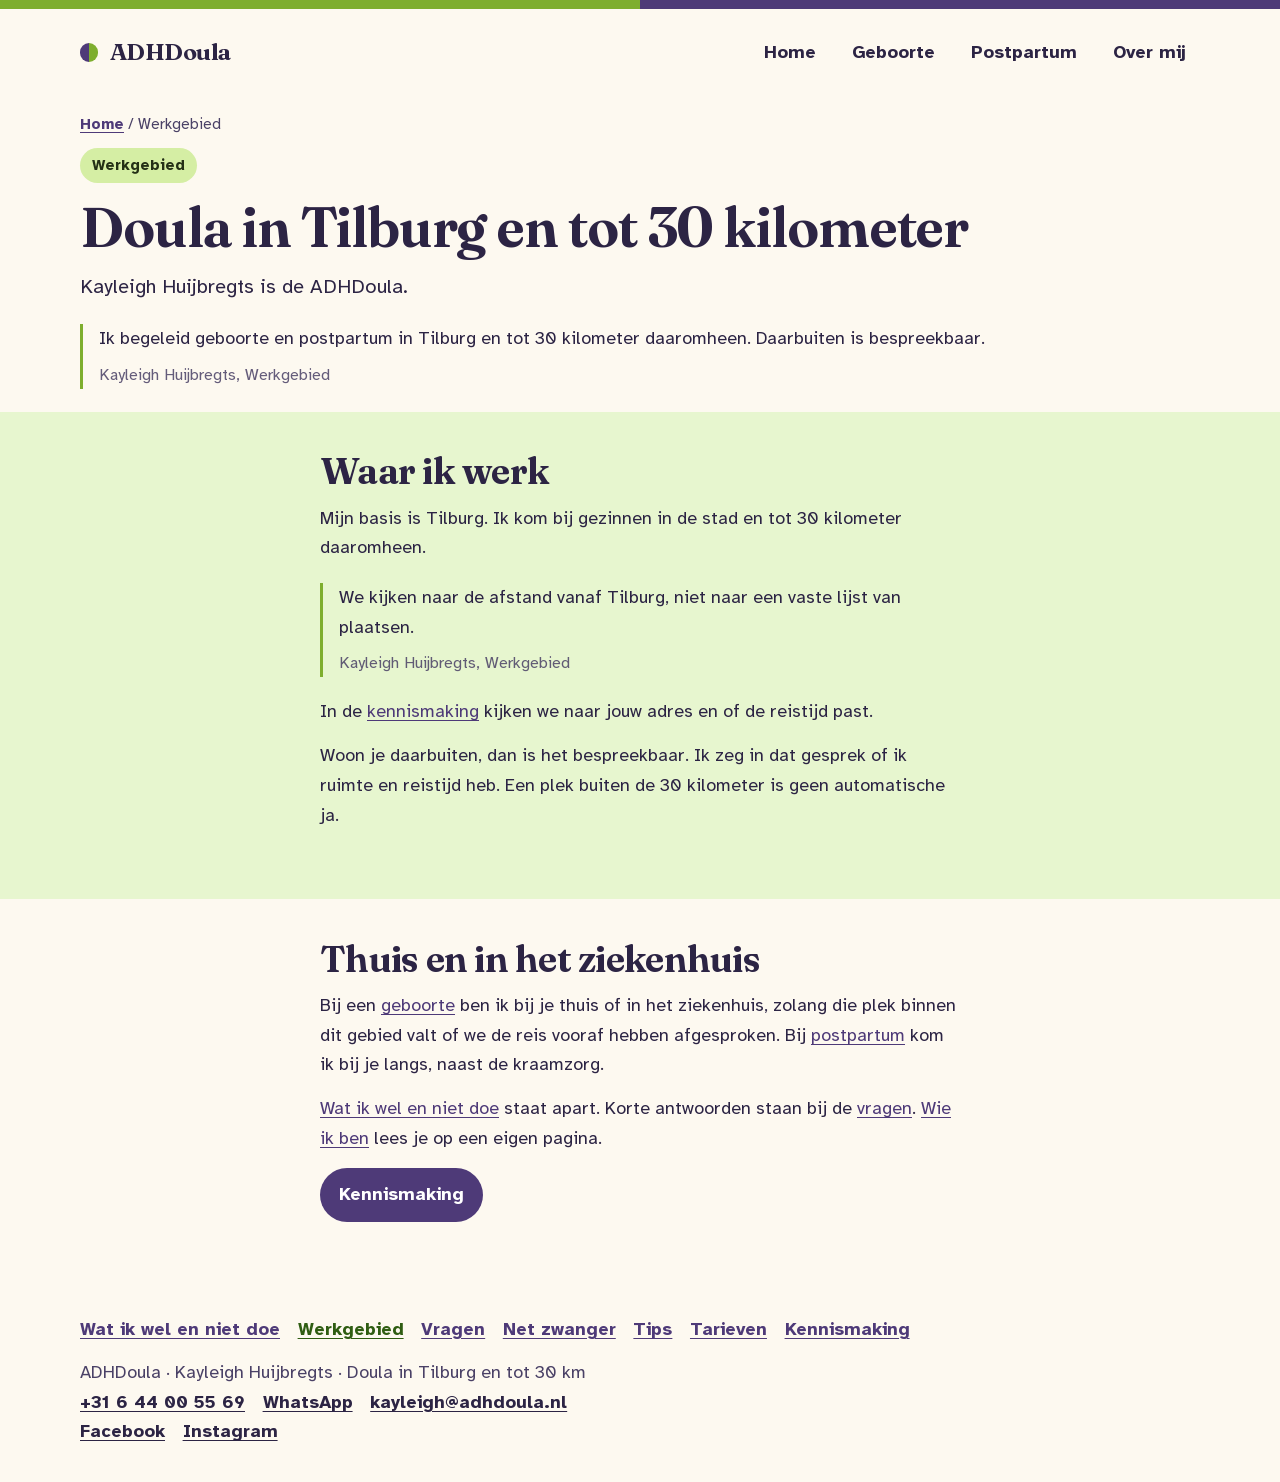
<file: werkgebied.html>
<!DOCTYPE html>
<html lang="nl">
<head>
  <meta charset="utf-8">
  <meta name="viewport" content="width=device-width, initial-scale=1">
  <title>Doula in Tilburg en tot 30 km | ADHDoula</title>
  <meta name="description" content="Kayleigh Huijbregts van ADHDoula werkt in Tilburg en tot 30 kilometer daaromheen. Daarbuiten is bespreekbaar.">
  <link rel="icon" href="assets/logo.png" type="image/png">
  <link rel="stylesheet" href="css/styles.css">
  <link rel="canonical" href="https://www.adhdoula.nl/werkgebied.html">
  <link rel="alternate" type="text/markdown" href="https://www.adhdoula.nl/werkgebied.md" title="Markdown">
  <meta property="og:title" content="Doula in Tilburg en tot 30 km | ADHDoula">
  <meta property="og:description" content="Kayleigh Huijbregts van ADHDoula werkt in Tilburg en tot 30 kilometer daaromheen. Daarbuiten is bespreekbaar.">
  <meta property="og:url" content="https://www.adhdoula.nl/werkgebied.html">
  <meta property="og:type" content="website">
  <meta property="og:locale" content="nl_NL">
  <meta property="og:site_name" content="ADHDoula">
  <meta property="og:image" content="https://www.adhdoula.nl/assets/logo.png">
  <meta property="og:image:width" content="1223">
  <meta property="og:image:height" content="748">
  <meta name="twitter:card" content="summary_large_image">
  <meta name="twitter:title" content="Doula in Tilburg en tot 30 km | ADHDoula">
  <meta name="twitter:description" content="Kayleigh Huijbregts van ADHDoula werkt in Tilburg en tot 30 kilometer daaromheen. Daarbuiten is bespreekbaar.">
  <meta name="twitter:image" content="https://www.adhdoula.nl/assets/logo.png">
  <script type="application/ld+json">
  {
    "@context": "https://schema.org",
    "@type": "BreadcrumbList",
    "itemListElement": [
      { "@type": "ListItem", "position": 1, "name": "Home", "item": "https://www.adhdoula.nl/" },
      { "@type": "ListItem", "position": 2, "name": "Werkgebied", "item": "https://www.adhdoula.nl/werkgebied.html" }
    ]
  }
  </script>
</head>
<body>
  <a class="skip" href="#inhoud">Ga naar de inhoud</a>
  <header class="site-header wrap">
    <a class="brand" href="index.html">
      <span class="brand-dot" aria-hidden="true"></span>
      ADHDoula
    </a>
    <nav class="nav" aria-label="Hoofdmenu">
      <a href="index.html">Home</a>
      <a href="geboorte.html">Geboorte</a>
      <a href="postpartum.html">Postpartum</a>
      <a href="over-mij.html">Over mij</a>
    </nav>
  </header>

  <main id="inhoud">
    <section class="page-intro wrap">
      <p class="crumbs"><a href="index.html">Home</a> <span aria-hidden="true">/</span> Werkgebied</p>
      <p class="kicker">Werkgebied</p>
      <h1>Doula in Tilburg en tot 30 kilometer</h1>
      <p class="lede">Kayleigh Huijbregts is de ADHDoula.</p>
      <blockquote class="cite-block">
        <p>Ik begeleid geboorte en postpartum in Tilburg en tot 30 kilometer daaromheen. Daarbuiten is bespreekbaar.</p>
        <footer><cite>Kayleigh Huijbregts, Werkgebied</cite></footer>
      </blockquote>
    </section>

    <section class="band band-apple">
      <div class="wrap prose">
        <h2>Waar ik werk</h2>
        <p>Mijn basis is Tilburg. Ik kom bij gezinnen in de stad en tot 30 kilometer daaromheen.</p>
        <blockquote class="cite-block">
          <p>We kijken naar de afstand vanaf Tilburg, niet naar een vaste lijst van plaatsen.</p>
          <footer><cite>Kayleigh Huijbregts, Werkgebied</cite></footer>
        </blockquote>
        <p>In de <a href="kennismaking.html">kennismaking</a> kijken we naar jouw adres en of de reistijd past.</p>
        <p>Woon je daarbuiten, dan is het bespreekbaar. Ik zeg in dat gesprek of ik ruimte en reistijd heb. Een plek buiten de 30 kilometer is geen automatische ja.</p>
      </div>
    </section>

    <section class="band">
      <div class="wrap prose">
        <h2>Thuis en in het ziekenhuis</h2>
        <p>Bij een <a href="geboorte.html">geboorte</a> ben ik bij je thuis of in het ziekenhuis, zolang die plek binnen dit gebied valt of we de reis vooraf hebben afgesproken. Bij <a href="postpartum.html">postpartum</a> kom ik bij je langs, naast de kraamzorg.</p>
        <p><a href="wel-en-niet.html">Wat ik wel en niet doe</a> staat apart. Korte antwoorden staan bij de <a href="vragen.html">vragen</a>. <a href="over-mij.html">Wie ik ben</a> lees je op een eigen pagina.</p>
        <p><a class="button" href="kennismaking.html">Kennismaking</a></p>
      </div>
    </section>
  </main>

  <footer class="site-footer wrap">
    <nav class="footer-nav" aria-label="Meer over ADHDoula">
      <a href="wel-en-niet.html">Wat ik wel en niet doe</a>
      <a href="werkgebied.html" aria-current="page">Werkgebied</a>
      <a href="vragen.html">Vragen</a>
      <a href="net-zwanger.html">Net zwanger</a>
      <a href="tips.html">Tips</a>
      <a href="tarieven.html">Tarieven</a>
      <a href="kennismaking.html">Kennismaking</a>
    </nav>
    <p>ADHDoula · Kayleigh Huijbregts · Doula in Tilburg en tot 30 km</p>
    <p class="footer-contact"><a href="tel:+31644005569">+31 6 44 00 55 69</a><a href="https://wa.me/31644005569">WhatsApp</a><a href="mailto:kayleigh@adhdoula.nl">kayleigh@adhdoula.nl</a></p>
    <p class="footer-contact"><a rel="me" href="https://www.facebook.com/p/ADHDoula-61594809255128/">Facebook</a><a rel="me" href="https://www.instagram.com/adhdoula_/">Instagram</a></p>
  </footer>
</body>
</html>
</file>
<file: css/styles.css>
/* Atkinson Hyperlegible © Braille Institute. Fraunces © The Fraunces Project Authors.
   Both under the SIL Open Font License 1.1. Latin subset only. */

@font-face {
  font-family: "Atkinson Hyperlegible";
  font-style: normal;
  font-weight: 400;
  font-display: swap;
  src: url("../assets/fonts/atkinson-regular.woff2") format("woff2");
}

@font-face {
  font-family: "Atkinson Hyperlegible";
  font-style: italic;
  font-weight: 400;
  font-display: swap;
  src: url("../assets/fonts/atkinson-italic.woff2") format("woff2");
}

@font-face {
  font-family: "Atkinson Hyperlegible";
  font-style: normal;
  font-weight: 700;
  font-display: swap;
  src: url("../assets/fonts/atkinson-bold.woff2") format("woff2");
}

@font-face {
  font-family: "Fraunces";
  font-style: normal;
  font-weight: 500 700;
  font-display: swap;
  src: url("../assets/fonts/fraunces-latin.woff2") format("woff2");
}

:root {
  --cream: #fdf9f0;
  --ink: #2c2444;
  --ink-soft: #4a4166;
  --purple: #4e3a78;
  --apple: #7eae2e;
  --apple-deep: #2f5d12;
  --apple-soft: #e7f6cf;
  --apple-mid: #d5eea4;
  --purple-soft: #ede4f8;
  --line: #e6dccb;
  --serif: "Fraunces", "Iowan Old Style", Palatino, Georgia, serif;
  --sans: "Atkinson Hyperlegible", "Avenir Next", "Segoe UI", sans-serif;
  --wrap: 70rem;
  --content: 40rem;
}

*,
*::before,
*::after {
  box-sizing: border-box;
}

html {
  scroll-behavior: auto;
}

body {
  margin: 0;
  background: var(--cream);
  color: var(--ink);
  font-family: var(--sans);
  font-size: 1.125rem;
  line-height: 1.65;
  overflow-x: clip;
}

body::before {
  content: "";
  display: block;
  height: 0.55rem;
  background: linear-gradient(90deg, var(--apple) 0 50%, var(--purple) 50% 100%);
}

img {
  max-width: 100%;
  height: auto;
  display: block;
}

a {
  color: var(--purple);
  text-underline-offset: 0.18em;
}

a:hover {
  color: var(--apple-deep);
}

:focus-visible {
  outline: 3px solid var(--apple-deep);
  outline-offset: 3px;
}

.skip {
  position: absolute;
  left: 1rem;
  top: -4rem;
  background: var(--ink);
  color: var(--cream);
  padding: 0.6rem 0.9rem;
  border-radius: 0.6rem;
  z-index: 5;
}

.skip:focus {
  top: 0.8rem;
}

.wrap {
  width: min(calc(100% - 2rem), var(--wrap));
  margin-inline: auto;
}

.site-header {
  display: flex;
  align-items: center;
  justify-content: space-between;
  gap: 1rem;
  padding: 1.1rem 0 0.4rem;
}

.brand {
  display: inline-flex;
  align-items: center;
  gap: 0.7rem;
  color: var(--ink);
  text-decoration: none;
  font-family: var(--serif);
  font-size: 1.45rem;
  font-weight: 650;
  letter-spacing: -0.02em;
}

.brand-dot {
  width: 1.15rem;
  height: 1.15rem;
  border-radius: 50%;
  background: conic-gradient(var(--apple) 0 50%, var(--purple) 50% 100%);
  flex: none;
}

.nav {
  display: flex;
  flex-wrap: wrap;
  gap: 0.35rem;
}

.nav a {
  color: var(--ink);
  text-decoration: none;
  font-weight: 700;
  padding: 0.7rem 0.95rem;
  border-radius: 999px;
  min-height: 2.75rem;
  display: inline-flex;
  align-items: center;
}

.nav a[aria-current="page"] {
  background: var(--purple-soft);
  color: var(--purple);
}

.nav a:hover {
  background: var(--apple-soft);
  color: var(--apple-deep);
}

.hero {
  display: grid;
  grid-template-columns: minmax(0, 1.05fr) minmax(0, 0.95fr);
  gap: 2rem 2.5rem;
  align-items: center;
  padding: 1.5rem 0 2.5rem;
}

.hero > * {
  min-width: 0;
}

.kicker {
  display: inline-block;
  margin: 0 0 0.8rem;
  padding: 0.3rem 0.75rem;
  border-radius: 999px;
  background: var(--apple-mid);
  color: #243016;
  font-weight: 700;
  font-size: 0.95rem;
}

h1,
h2,
h3 {
  font-family: var(--serif);
  font-weight: 650;
  line-height: 1.15;
  letter-spacing: -0.02em;
  margin: 0 0 0.7rem;
}

h1 {
  font-size: clamp(2.15rem, 4.4vw, 3.45rem);
  max-width: 16em;
}

h2 {
  font-size: clamp(1.7rem, 3vw, 2.3rem);
}

h3 {
  font-size: 1.35rem;
  margin-bottom: 0.4rem;
}

.lede {
  font-size: 1.25rem;
  max-width: 36rem;
  margin: 0 0 1.3rem;
}

.button {
  display: inline-flex;
  align-items: center;
  min-height: 3rem;
  padding: 0.75rem 1.2rem;
  border-radius: 999px;
  background: var(--purple);
  color: #fff;
  font-weight: 700;
  text-decoration: none;
}

.button:hover {
  background: var(--apple-deep);
  color: #fff;
}

.portrait {
  position: relative;
  min-height: 18rem;
  display: grid;
  place-items: center;
}

.portrait::before,
.portrait::after {
  content: "";
  position: absolute;
  border-radius: 2rem;
}

.portrait::before {
  inset: 6% 4% 16% 10%;
  background: var(--apple-soft);
}

.portrait::after {
  inset: 20% 8% 0 0;
  background: var(--purple-soft);
}

.page-photo {
  margin: 1.8rem 0 2rem;
}

.page-photo img {
  width: min(100%, 28rem);
  height: auto;
  border-radius: 1.4rem;
  display: block;
}

.page-photo figcaption {
  max-width: 28rem;
  margin: 0.55rem 0 0;
  color: var(--ink-soft);
  font-size: 0.95rem;
  line-height: 1.45;
}

.page-geboorte .prose p {
  margin: 0 0 1.35rem;
}

.page-geboorte .prose .page-photo {
  margin: 0.4rem 0 2.2rem;
}

.portrait img.portrait-photo {
  width: min(100%, 24rem);
  height: auto;
  object-fit: contain;
}

.portrait img {
  position: relative;
  z-index: 1;
  width: min(100%, 28rem);
  background: var(--cream);
  border-radius: 1.4rem;
}

.band {
  padding: 2.4rem 0;
}

.band-apple {
  background: var(--apple-soft);
}

.band-purple {
  background: var(--purple-soft);
}

.section-intro {
  max-width: var(--content);
  margin-bottom: 1.3rem;
}

.section-intro p,
.prose p {
  margin: 0 0 0.9rem;
}

.cards,
.services {
  display: grid;
  gap: 1rem;
}

.cards {
  grid-template-columns: repeat(3, minmax(0, 1fr));
}

.services {
  grid-template-columns: repeat(2, minmax(0, 1fr));
}

.card,
.service,
.note {
  background: #fffdf8;
  border: 2px solid var(--line);
  border-radius: 1.4rem;
  padding: 1.2rem 1.25rem 1.1rem;
}

.card p,
.service p,
.note p {
  margin: 0;
}

.service {
  border-top: 0.45rem solid var(--apple);
}

.note {
  border-color: var(--purple);
}

.note p + p {
  margin-top: 0.95rem;
}

.hero .note {
  margin: 0 0 1.2rem;
}

.service-postpartum {
  border-top-color: var(--purple);
}

.service ul,
.steps {
  margin: 0.8rem 0 0;
  padding-left: 1.15rem;
}

.service li,
.steps li {
  margin: 0.35rem 0;
}

.prose {
  max-width: var(--content);
  padding-bottom: 1rem;
}

.note {
  max-width: var(--content);
  border: 2px solid var(--purple);
}

.crumbs {
  margin: 0 0 0.7rem;
  color: var(--ink-soft);
  font-size: 0.95rem;
}

.crumbs a {
  font-weight: 700;
}

.page-intro {
  padding: 1.7rem 0 0.2rem;
}

.page-intro h1 {
  max-width: 18em;
}

.more {
  display: inline-block;
  margin-top: 0.85rem;
  font-weight: 700;
}

.site-footer {
  padding: 1.5rem 0 2.2rem;
  color: var(--ink-soft);
}

.footer-nav {
  display: flex;
  flex-wrap: wrap;
  gap: 0.35rem 1.1rem;
  margin-bottom: 0.85rem;
}

.footer-nav a {
  font-weight: 700;
}

.footer-nav a[aria-current="page"] {
  color: var(--apple-deep);
}

.site-footer p {
  margin: 0;
}

.footer-contact {
  display: flex;
  flex-wrap: wrap;
  gap: 0.35rem 1.1rem;
  margin-top: 0.7rem;
}

.footer-contact a {
  color: var(--ink);
  font-weight: 700;
}

.contact-link {
  font-size: 1.35rem;
  font-weight: 700;
}

.service .contact-note {
  margin-top: 0.45rem;
}

.social-line {
  margin: 1.1rem 0 0;
}

.form-card {
  max-width: var(--content);
  background: #fffdf8;
  border: 2px solid var(--line);
  border-radius: 1.4rem;
  padding: 1.25rem 1.25rem 1.35rem;
}

.form-row {
  margin: 0 0 1.05rem;
}

.form-row label {
  display: block;
  margin-bottom: 0.35rem;
  font-weight: 700;
}

.form-row .hint {
  display: block;
  margin-top: 0.3rem;
  color: var(--ink-soft);
  font-size: 0.95rem;
}

.form-row input,
.form-row textarea {
  width: 100%;
  margin: 0;
  padding: 0.75rem 0.85rem;
  border: 2px solid var(--line);
  border-radius: 0.9rem;
  background: #fff;
  color: var(--ink);
  font: inherit;
  font-size: 1.125rem;
}

.form-row textarea {
  min-height: 9rem;
  resize: vertical;
}

.form-row input:focus,
.form-row textarea:focus {
  outline: 3px solid var(--purple);
  outline-offset: 2px;
  border-color: var(--purple);
}

button.button {
  border: 0;
  cursor: pointer;
  font: inherit;
  font-weight: 700;
}

.form-honey {
  display: none;
}

.poster {
  max-width: 40rem;
  margin: 0 auto;
  padding: 1.4rem 1.2rem 1.15rem;
  background: #fffdf8;
  border: 2px solid var(--line);
  border-radius: 1.6rem;
}

.poster-lilies {
  width: min(18rem, 78%);
  height: auto;
  margin: 0.2rem auto 1.15rem;
}

.poster-steps {
  list-style: none;
  margin: 0;
  padding: 0;
  display: grid;
  gap: 0.8rem;
}

.poster-steps li {
  display: grid;
  grid-template-columns: auto minmax(0, 1fr);
  gap: 0.35rem 0.95rem;
  align-items: center;
  margin: 0;
  padding: 0.95rem 1.1rem;
  border-radius: 1.25rem;
}

.step-num {
  font-family: var(--serif);
  font-weight: 650;
  font-size: 2.5rem;
  line-height: 1;
  min-width: 1.5rem;
}

.step-title {
  margin: 0;
  font-weight: 700;
  font-size: 1.2rem;
  line-height: 1.3;
}

.step-note {
  margin: 0.15rem 0 0;
  color: var(--ink-soft);
  font-size: 1.05rem;
  line-height: 1.4;
}

/* Alleen deze poster, dezelfde drie pastels als de social post. Geen nieuwe huiskleur. */
.step-midwife { background: #d0e8c8; }
.step-thoughts { background: #b8e0f0; }
.step-one { background: #d0c8f0; }

.page-net-zwanger .page-intro {
  padding-bottom: 0.6rem;
}

.page-net-zwanger .page-intro h1 {
  margin-bottom: 1.15rem;
}

.page-net-zwanger .lede {
  line-height: 1.55;
  margin-bottom: 0.4rem;
}

.page-net-zwanger .section-intro h2,
.page-net-zwanger .prose h2,
.page-net-zwanger .note h2 {
  margin-bottom: 1rem;
}

.page-net-zwanger .prose h2 {
  margin-top: 2.6rem;
}

.page-net-zwanger .prose h2:first-child {
  margin-top: 0.2rem;
}

.page-net-zwanger .prose p,
.page-net-zwanger .section-intro p {
  line-height: 1.6;
  margin-bottom: 1.05rem;
}

.page-net-zwanger .prose ul {
  margin: 0.3rem 0 1.2rem;
}

.page-net-zwanger .step-note {
  margin-top: 0.4rem;
}

.page-net-zwanger .poster-steps {
  gap: 1rem;
}

.poster-sign {
  margin: 1.05rem 0 0.15rem;
  text-align: center;
  font-family: var(--serif);
  font-weight: 650;
  font-size: 1.55rem;
  letter-spacing: -0.02em;
}

.price-board {
  display: grid;
  grid-template-columns: repeat(3, minmax(0, 1fr));
  gap: 0.9rem;
  margin: 0;
  padding: 0;
}

.price-board-compare {
  align-items: stretch;
}

.price-card {
  position: relative;
  display: flex;
  flex-direction: column;
  gap: 0.55rem;
  margin: 0;
  padding: 1.15rem 1rem 1rem;
  background: #fffdf8;
  border: 2px solid var(--line);
  border-radius: 1.4rem;
}

.price-board-compare .price-card-birth {
  display: flex;
  gap: 0;
  padding: 2.6rem 1rem 1rem;
}

.price-board-compare .price-card-birth > h3 {
  min-height: 3.5rem;
}

.price-board-compare .price-row {
  min-height: 5.6rem;
}

.price-board-compare .price-row-hours {
  min-height: 7.5rem;
}

.price-card-birth {
  padding-top: 2.7rem;
}

.price-card-standard {
  border-color: var(--purple);
  background: #fff;
}

.price-flag {
  position: absolute;
  top: 0.85rem;
  left: 1rem;
  margin: 0;
  padding: 0.2rem 0.65rem;
  border-radius: 999px;
  background: var(--apple-mid);
  color: #243016;
  font-weight: 700;
  font-size: 0.95rem;
}

.price-card h3 {
  margin: 0;
  font-size: 1.45rem;
}

.price-amount {
  margin: 0;
  font-family: var(--serif);
  font-weight: 650;
  font-size: clamp(2rem, 3vw, 2.5rem);
  line-height: 1;
  letter-spacing: -0.03em;
}

.price-vat {
  margin: -0.2rem 0 0.2rem;
  color: var(--ink-soft);
  font-size: 1rem;
}

.price-row {
  margin: 0;
  padding-top: 0.55rem;
  border-top: 2px solid var(--line);
}

.price-label {
  margin: 0;
  color: var(--ink-soft);
  font-size: 0.95rem;
  line-height: 1.3;
}

.price-value {
  margin: 0.1rem 0 0;
  font-weight: 700;
  line-height: 1.35;
}

.price-hours {
  display: block;
  font-family: var(--serif);
  font-size: 1.45rem;
  font-weight: 650;
  line-height: 1.1;
}

.price-row-hours {
  margin-inline: 0.55rem;
  padding: 0.45rem 0.5rem 0.4rem;
  border-top: 0;
  border-radius: 0.8rem;
  background: var(--apple-soft);
}



@media (max-width: 860px) {
  .hero,
  .cards,
  .services,
  .price-board,
  .site-header {
    grid-template-columns: minmax(0, 1fr);
    display: grid;
  }

  .site-header {
    justify-items: start;
  }

  .nav {
    flex-wrap: wrap;
    padding-bottom: 0.2rem;
  }

  h1 {
    max-width: none;
  }
}

@media (prefers-reduced-motion: reduce) {
  html {
    scroll-behavior: auto;
  }
}

.cite-block {
  margin: 1.25rem 0;
  padding: 0 0 0 1rem;
  border-left: 3px solid var(--apple);
  font-style: normal;
  color: var(--ink);
}

.cite-block p {
  margin: 0;
}

.cite-block footer {
  margin: 0;
}

.cite-block cite {
  display: block;
  margin-top: 0.5rem;
  font-size: 0.9em;
  font-style: normal;
  color: var(--ink-soft);
  opacity: 0.85;
}

.prose .cite-block {
  max-width: var(--content);
}
</file>
